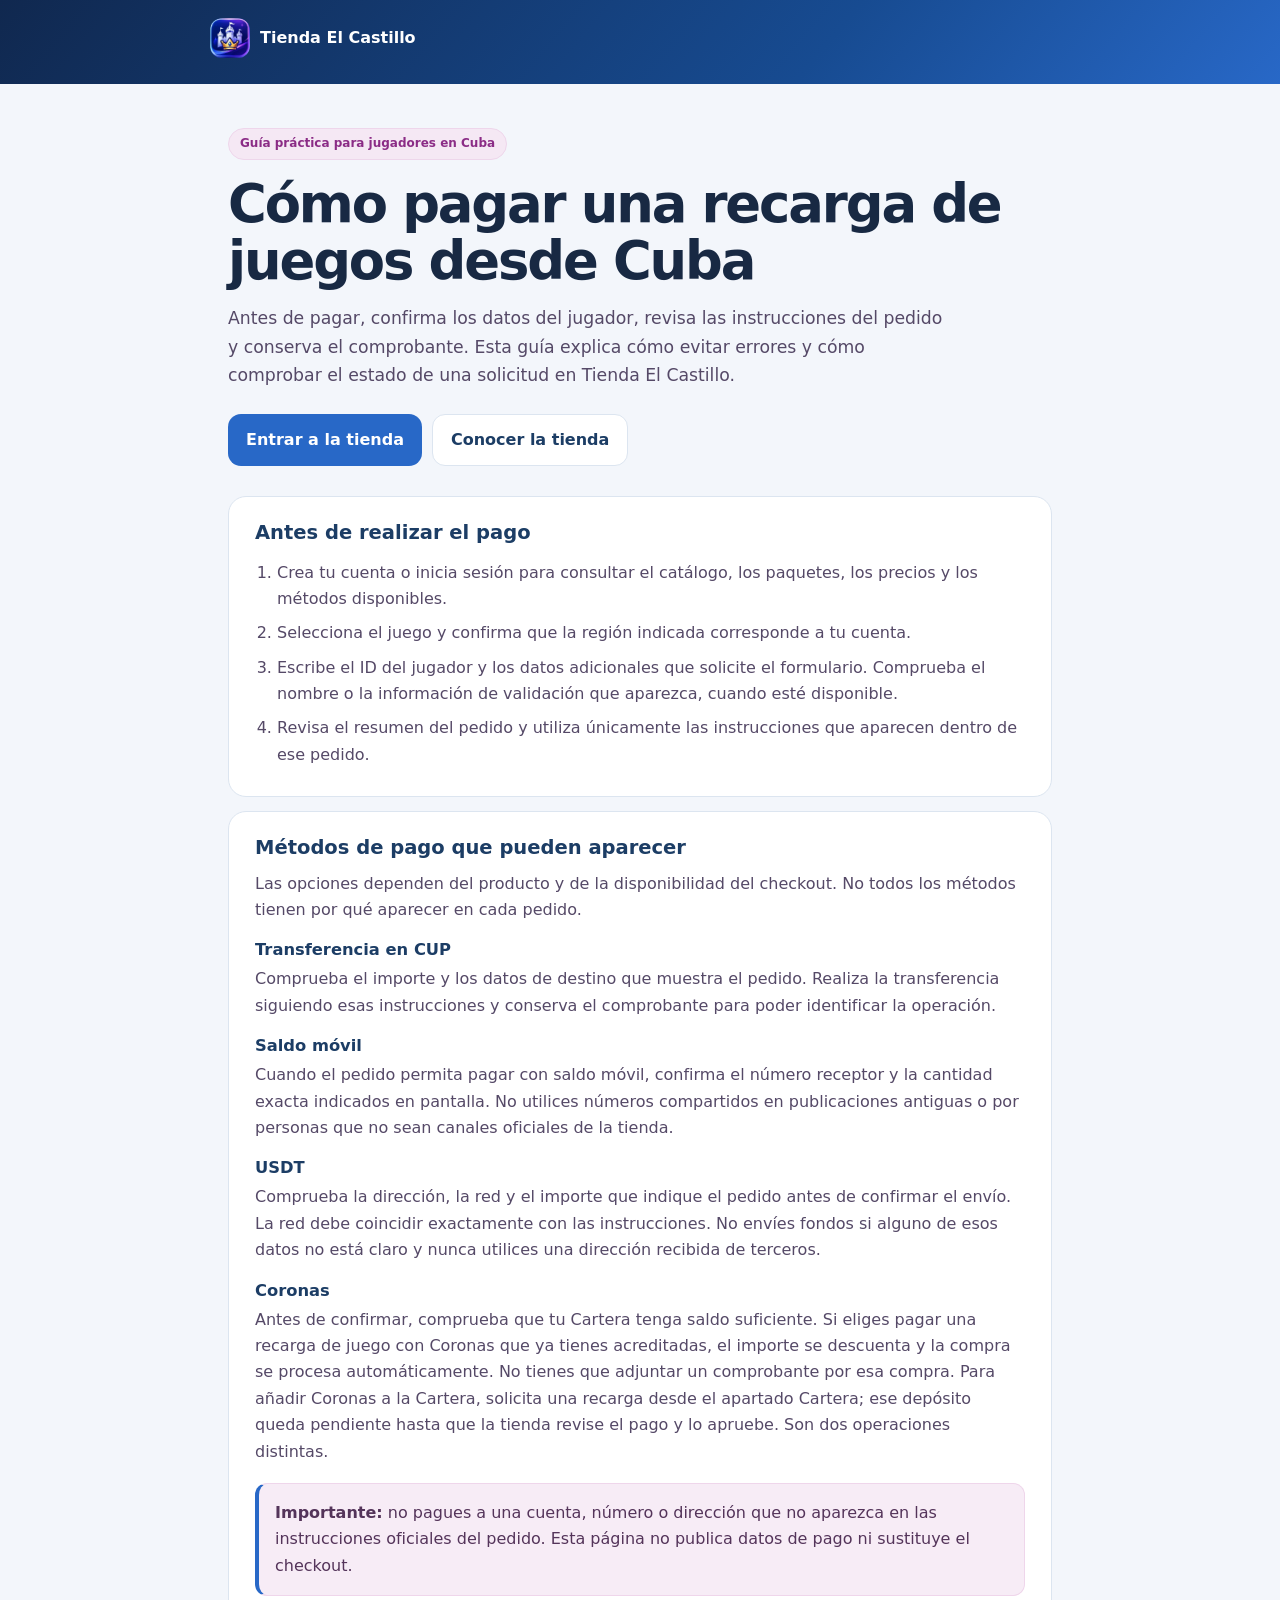
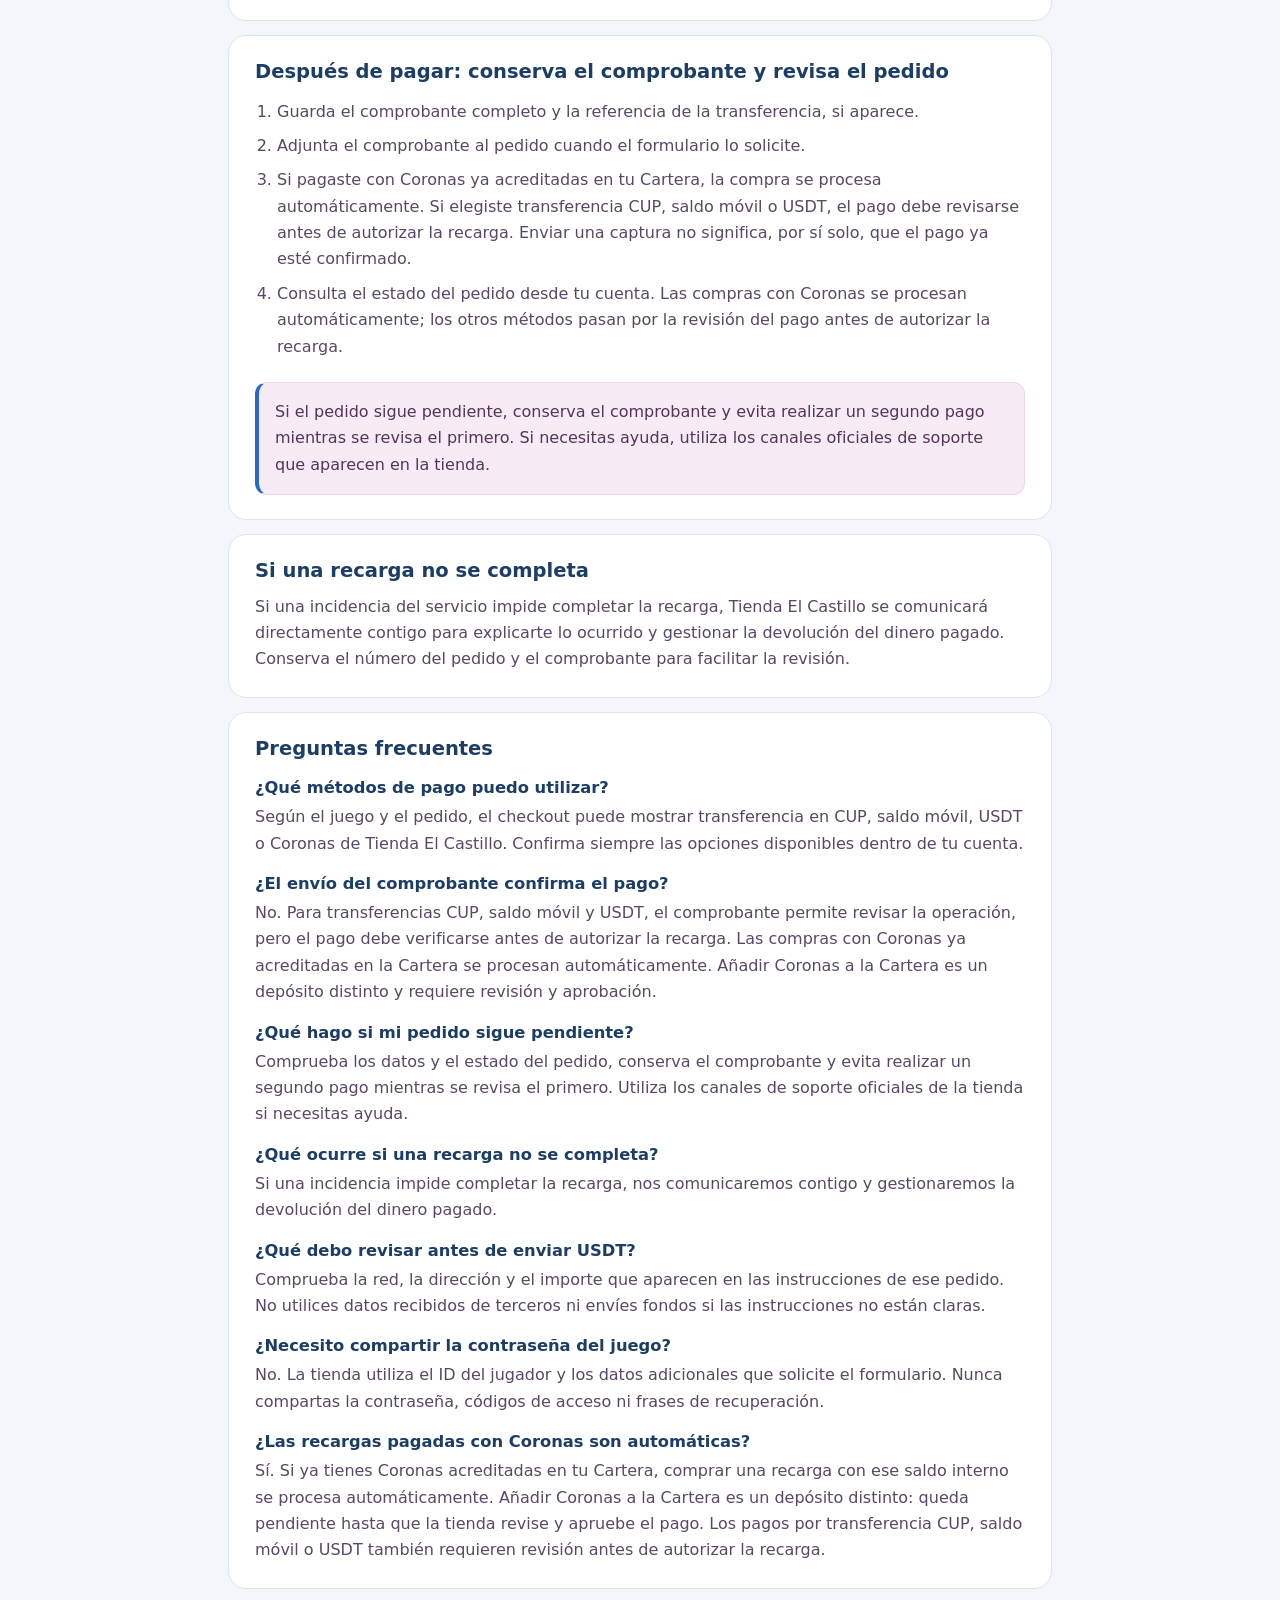
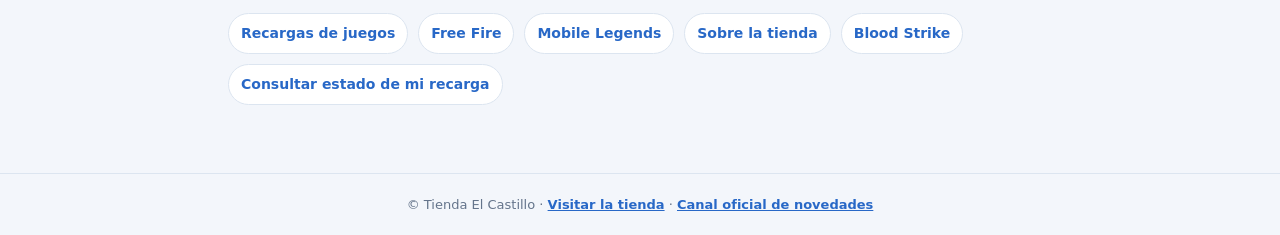
<file: como-pagar-recargas-juegos-cuba.html>
<!doctype html>
<html lang="es-CU">
<head>
<meta charset="utf-8">
<meta name="viewport" content="width=device-width, initial-scale=1, maximum-scale=1, user-scalable=no, viewport-fit=cover">
<meta name="theme-color" content="#174b91">
<meta name="description" content="Guía de pagos para la tienda cubana Tienda El Castillo: recargas por ID, depósitos de Coronas, compras automáticas con saldo interno y seguimiento del pedido.">
<meta name="robots" content="index,follow,max-image-preview:large">
<link rel="canonical" href="https://tiendaelcastillo.github.io/como-pagar-recargas-juegos-cuba.html">
<link rel="alternate" hreflang="es-CU" href="https://tiendaelcastillo.github.io/como-pagar-recargas-juegos-cuba.html">
<link rel="icon" type="image/webp" href="./assets/el-castillo-icon.webp">
<link rel="apple-touch-icon" href="./assets/el-castillo-icon.webp">
<meta property="og:type" content="article">
<meta property="og:title" content="Cómo pagar recargas de juegos en Cuba | Tienda El Castillo">
<meta property="og:description" content="Guía de pagos para la tienda cubana Tienda El Castillo: recargas por ID, depósitos de Coronas, compras automáticas con saldo interno y seguimiento del pedido.">
<meta property="og:url" content="https://tiendaelcastillo.github.io/como-pagar-recargas-juegos-cuba.html">
<meta property="og:site_name" content="Tienda El Castillo">
<meta property="og:locale" content="es_CU">
<meta property="og:image" content="https://tiendaelcastillo.github.io/assets/el-castillo-logo.webp">
<meta property="og:image:alt" content="Tienda El Castillo">
<meta name="twitter:card" content="summary_large_image">
<meta name="twitter:title" content="Cómo pagar recargas de juegos en Cuba | Tienda El Castillo">
<meta name="twitter:description" content="Guía de pagos para la tienda cubana Tienda El Castillo: recargas por ID, depósitos de Coronas, compras automáticas con saldo interno y seguimiento del pedido.">
<meta name="twitter:image" content="https://tiendaelcastillo.github.io/assets/el-castillo-logo.webp">
<title>Cómo pagar recargas de juegos en Cuba | Tienda El Castillo</title>
<script type="application/ld+json">{"@context":"https://schema.org","@graph":[{"@type":"WebPage","name":"Cómo pagar recargas de juegos en Cuba | Tienda El Castillo","description":"Guía de pagos para la tienda cubana Tienda El Castillo: recargas por ID, depósitos de Coronas, compras automáticas con saldo interno y seguimiento del pedido.","url":"https://tiendaelcastillo.github.io/como-pagar-recargas-juegos-cuba.html","inLanguage":"es-CU","datePublished":"2026-11-22","dateModified":"2026-11-26","isPartOf":{"@type":"WebSite","name":"Tienda El Castillo","url":"https://tiendaelcastillo.github.io/"},"publisher":{"@id":"https://tiendaelcastillo.github.io/#organization"}},{"@type":"FAQPage","mainEntity":[{"@type":"Question","name":"¿Qué métodos de pago puedo utilizar?","acceptedAnswer":{"@type":"Answer","text":"Según el juego y el pedido, el checkout puede mostrar transferencia en CUP, saldo móvil, USDT o Coronas de Tienda El Castillo. Confirma siempre las opciones disponibles dentro de tu cuenta."}},{"@type":"Question","name":"¿El envío del comprobante confirma el pago?","acceptedAnswer":{"@type":"Answer","text":"No. Para transferencias CUP, saldo móvil y USDT, el comprobante permite revisar la operación, pero el pago debe verificarse antes de autorizar la recarga. Las compras con Coronas ya acreditadas en la Cartera se procesan automáticamente. Añadir Coronas a la Cartera es un depósito distinto y requiere revisión y aprobación."}},{"@type":"Question","name":"¿Qué hago si mi pedido sigue pendiente?","acceptedAnswer":{"@type":"Answer","text":"Comprueba los datos y el estado del pedido, conserva el comprobante y evita realizar un segundo pago mientras se revisa el primero. Utiliza los canales de soporte oficiales de la tienda si necesitas ayuda."}},{"@type":"Question","name":"¿Qué debo revisar antes de enviar USDT?","acceptedAnswer":{"@type":"Answer","text":"Comprueba la red, la dirección y el importe que aparecen en las instrucciones de ese pedido. No utilices datos recibidos de terceros ni envíes fondos si las instrucciones no están claras."}},{"@type":"Question","name":"¿Necesito compartir la contraseña del juego?","acceptedAnswer":{"@type":"Answer","text":"No. La tienda utiliza el ID del jugador y los datos adicionales que solicite el formulario. Nunca compartas la contraseña, códigos de acceso ni frases de recuperación."}},{"@type":"Question","name":"¿Las recargas pagadas con Coronas son automáticas?","acceptedAnswer":{"@type":"Answer","text":"Sí. Si ya tienes Coronas acreditadas en tu Cartera, comprar una recarga con ese saldo interno se procesa automáticamente. Añadir Coronas a la Cartera es un depósito distinto: queda pendiente hasta que la tienda revise y apruebe el pago. Los pagos por transferencia CUP, saldo móvil o USDT también requieren revisión antes de autorizar la recarga."}}]}]}</script>
<script async src="https://www.googletagmanager.com/gtag/js?id=G-M1PVYTP3X8"></script>
<script>
window.dataLayer=window.dataLayer||[];
function gtag(){dataLayer.push(arguments);}
gtag('js',new Date());
var safePageLocation=window.location.origin+window.location.pathname;
var safePageReferrer='';
try{if(document.referrer){safePageReferrer=new URL(document.referrer).origin;}}catch(_){}
var safePageContext={send_page_view:false,page_location:safePageLocation};
if(safePageReferrer)safePageContext.page_referrer=safePageReferrer;
gtag('config','G-M1PVYTP3X8',safePageContext);
gtag('event','page_view',{page_title:document.title,page_location:safePageLocation});
</script>
<style>
:root{color-scheme:light;--ink:#182943;--muted:#64748b;--purple:#1c3d65;--magenta:#2868c7;--line:#dce5f0;--paper:#fff;--bg:#f3f6fb}
*{box-sizing:border-box}
body{margin:0;background:var(--bg);color:var(--ink);font:16px/1.65 system-ui,-apple-system,"Segoe UI",sans-serif}
a{color:#2868c7}
header{background:linear-gradient(130deg,#10284f,#174b91 64%,#2868c7);color:#fff;padding:18px 20px}
.wrap{max-width:860px;margin:auto}
.brand{display:inline-flex;align-items:center;gap:10px;color:white;text-decoration:none;font-weight:800}
.brand img{width:40px;height:40px;border-radius:12px}
main{max-width:860px;margin:0 auto;padding:30px 18px 44px}
.eyebrow{display:inline-block;color:#8b2c86;background:#f5e8f4;border:1px solid #eed6eb;border-radius:999px;padding:5px 11px;font-size:12px;font-weight:800}
h1{font-size:clamp(2rem,6vw,3.3rem);line-height:1.08;letter-spacing:-.04em;margin:15px 0}
.intro{font-size:1.08rem;color:#554967;max-width:720px}
.actions{display:flex;flex-wrap:wrap;gap:10px;margin:24px 0 30px}
.button{display:inline-flex;align-items:center;justify-content:center;background:var(--magenta);color:white;text-decoration:none;font-weight:800;padding:12px 18px;border-radius:13px}
.button.secondary{background:white;color:var(--purple);border:1px solid var(--line)}
.section{background:var(--paper);border:1px solid var(--line);border-radius:18px;padding:20px 22px;margin:14px 0}
h2{font-size:1.22rem;line-height:1.25;margin:0 0 10px;color:var(--purple)}
h3{font-size:1.02rem;line-height:1.35;margin:16px 0 5px;color:var(--purple)}
p{margin:0;color:#554967}
ol,ul{margin:8px 0 0;padding-left:22px;color:#554967}
li{padding:4px 0}
.note{background:#f7ecf6;border:1px solid #efd6eb;border-left:4px solid var(--magenta);padding:16px;border-radius:12px;margin-top:18px;color:#54345a}
.related{display:flex;gap:10px;flex-wrap:wrap;margin:24px 0}
.related a{background:white;border:1px solid var(--line);border-radius:999px;padding:8px 12px;text-decoration:none;font-weight:700;font-size:14px}
footer{border-top:1px solid var(--line);padding:20px 18px;color:var(--muted);font-size:13px;text-align:center}
footer a{font-weight:700}
@media(min-width:680px){main{padding-top:44px}.section{padding:24px 26px}}
</style>
</head>
<body>
<header><div class="wrap"><a class="brand" href="./"><img src="./assets/el-castillo-icon.webp" alt="" width="40" height="40">Tienda El Castillo</a></div></header>
<main>
<span class="eyebrow">Guía práctica para jugadores en Cuba</span>
<h1>Cómo pagar una recarga de juegos desde Cuba</h1>
<p class="intro">Antes de pagar, confirma los datos del jugador, revisa las instrucciones del pedido y conserva el comprobante. Esta guía explica cómo evitar errores y cómo comprobar el estado de una solicitud en Tienda El Castillo.</p>
<div class="actions"><a class="button" href="./">Entrar a la tienda</a><a class="button secondary" href="./sobre-tienda-el-castillo.html">Conocer la tienda</a></div>
<section class="section">
<h2>Antes de realizar el pago</h2>
<ol>
<li>Crea tu cuenta o inicia sesión para consultar el catálogo, los paquetes, los precios y los métodos disponibles.</li>
<li>Selecciona el juego y confirma que la región indicada corresponde a tu cuenta.</li>
<li>Escribe el ID del jugador y los datos adicionales que solicite el formulario. Comprueba el nombre o la información de validación que aparezca, cuando esté disponible.</li>
<li>Revisa el resumen del pedido y utiliza únicamente las instrucciones que aparecen dentro de ese pedido.</li>
</ol>
</section>
<section class="section">
<h2>Métodos de pago que pueden aparecer</h2>
<p>Las opciones dependen del producto y de la disponibilidad del checkout. No todos los métodos tienen por qué aparecer en cada pedido.</p>
<h3>Transferencia en CUP</h3>
<p>Comprueba el importe y los datos de destino que muestra el pedido. Realiza la transferencia siguiendo esas instrucciones y conserva el comprobante para poder identificar la operación.</p>
<h3>Saldo móvil</h3>
<p>Cuando el pedido permita pagar con saldo móvil, confirma el número receptor y la cantidad exacta indicados en pantalla. No utilices números compartidos en publicaciones antiguas o por personas que no sean canales oficiales de la tienda.</p>
<h3>USDT</h3>
<p>Comprueba la dirección, la red y el importe que indique el pedido antes de confirmar el envío. La red debe coincidir exactamente con las instrucciones. No envíes fondos si alguno de esos datos no está claro y nunca utilices una dirección recibida de terceros.</p>
<h3>Coronas</h3><p>Antes de confirmar, comprueba que tu Cartera tenga saldo suficiente. Si eliges pagar una recarga de juego con Coronas que ya tienes acreditadas, el importe se descuenta y la compra se procesa automáticamente. No tienes que adjuntar un comprobante por esa compra. Para añadir Coronas a la Cartera, solicita una recarga desde el apartado Cartera; ese depósito queda pendiente hasta que la tienda revise el pago y lo apruebe. Son dos operaciones distintas.</p>
<div class="note"><strong>Importante:</strong> no pagues a una cuenta, número o dirección que no aparezca en las instrucciones oficiales del pedido. Esta página no publica datos de pago ni sustituye el checkout.</div>
</section>
<section class="section">
<h2>Después de pagar: conserva el comprobante y revisa el pedido</h2>
<ol>
<li>Guarda el comprobante completo y la referencia de la transferencia, si aparece.</li>
<li>Adjunta el comprobante al pedido cuando el formulario lo solicite.</li>
<li>Si pagaste con Coronas ya acreditadas en tu Cartera, la compra se procesa automáticamente. Si elegiste transferencia CUP, saldo móvil o USDT, el pago debe revisarse antes de autorizar la recarga. Enviar una captura no significa, por sí solo, que el pago ya esté confirmado.</li>
<li>Consulta el estado del pedido desde tu cuenta. Las compras con Coronas se procesan automáticamente; los otros métodos pasan por la revisión del pago antes de autorizar la recarga.</li>
</ol>
<p class="note">Si el pedido sigue pendiente, conserva el comprobante y evita realizar un segundo pago mientras se revisa el primero. Si necesitas ayuda, utiliza los canales oficiales de soporte que aparecen en la tienda.</p>
</section>
<section class="section">
<h2>Si una recarga no se completa</h2>
<p>Si una incidencia del servicio impide completar la recarga, Tienda El Castillo se comunicará directamente contigo para explicarte lo ocurrido y gestionar la devolución del dinero pagado. Conserva el número del pedido y el comprobante para facilitar la revisión.</p>
</section>
<section class="section">
<h2>Preguntas frecuentes</h2>
<article><h3>¿Qué métodos de pago puedo utilizar?</h3><p>Según el juego y el pedido, el checkout puede mostrar transferencia en CUP, saldo móvil, USDT o Coronas de Tienda El Castillo. Confirma siempre las opciones disponibles dentro de tu cuenta.</p></article>
<article><h3>¿El envío del comprobante confirma el pago?</h3><p>No. Para transferencias CUP, saldo móvil y USDT, el comprobante permite revisar la operación, pero el pago debe verificarse antes de autorizar la recarga. Las compras con Coronas ya acreditadas en la Cartera se procesan automáticamente. Añadir Coronas a la Cartera es un depósito distinto y requiere revisión y aprobación.</p></article>
<article><h3>¿Qué hago si mi pedido sigue pendiente?</h3><p>Comprueba los datos y el estado del pedido, conserva el comprobante y evita realizar un segundo pago mientras se revisa el primero. Utiliza los canales de soporte oficiales de la tienda si necesitas ayuda.</p></article>
<article><h3>¿Qué ocurre si una recarga no se completa?</h3><p>Si una incidencia impide completar la recarga, nos comunicaremos contigo y gestionaremos la devolución del dinero pagado.</p></article>
<article><h3>¿Qué debo revisar antes de enviar USDT?</h3><p>Comprueba la red, la dirección y el importe que aparecen en las instrucciones de ese pedido. No utilices datos recibidos de terceros ni envíes fondos si las instrucciones no están claras.</p></article>
<article><h3>¿Necesito compartir la contraseña del juego?</h3><p>No. La tienda utiliza el ID del jugador y los datos adicionales que solicite el formulario. Nunca compartas la contraseña, códigos de acceso ni frases de recuperación.</p></article>
<article><h3>¿Las recargas pagadas con Coronas son automáticas?</h3><p>Sí. Si ya tienes Coronas acreditadas en tu Cartera, comprar una recarga con ese saldo interno se procesa automáticamente. Añadir Coronas a la Cartera es un depósito distinto: queda pendiente hasta que la tienda revise y apruebe el pago. Los pagos por transferencia CUP, saldo móvil o USDT también requieren revisión antes de autorizar la recarga.</p></article>
</section>
<nav class="related" aria-label="Más información">
<a href="./recargas-juegos-cuba.html">Recargas de juegos</a>
<a href="./recargar-free-fire-cuba.html">Free Fire</a>
<a href="./recargar-mobile-legends-cuba.html">Mobile Legends</a>
<a href="./sobre-tienda-el-castillo.html">Sobre la tienda</a>
<a href="./recargar-blood-strike-cuba.html">Blood Strike</a>

<a href="./consultar-estado-recarga-cuba.html">Consultar estado de mi recarga</a></nav>
</main>
<footer>© Tienda El Castillo · <a href="./">Visitar la tienda</a> · <a href="https://whatsapp.com/channel/0029Vb8tq5vGufJ4yLhEcS0X" target="_blank" rel="noopener noreferrer">Canal oficial de novedades</a></footer>
<script src="./assets/posthog.js?v=3" defer></script>
</body>
</html>
</file>
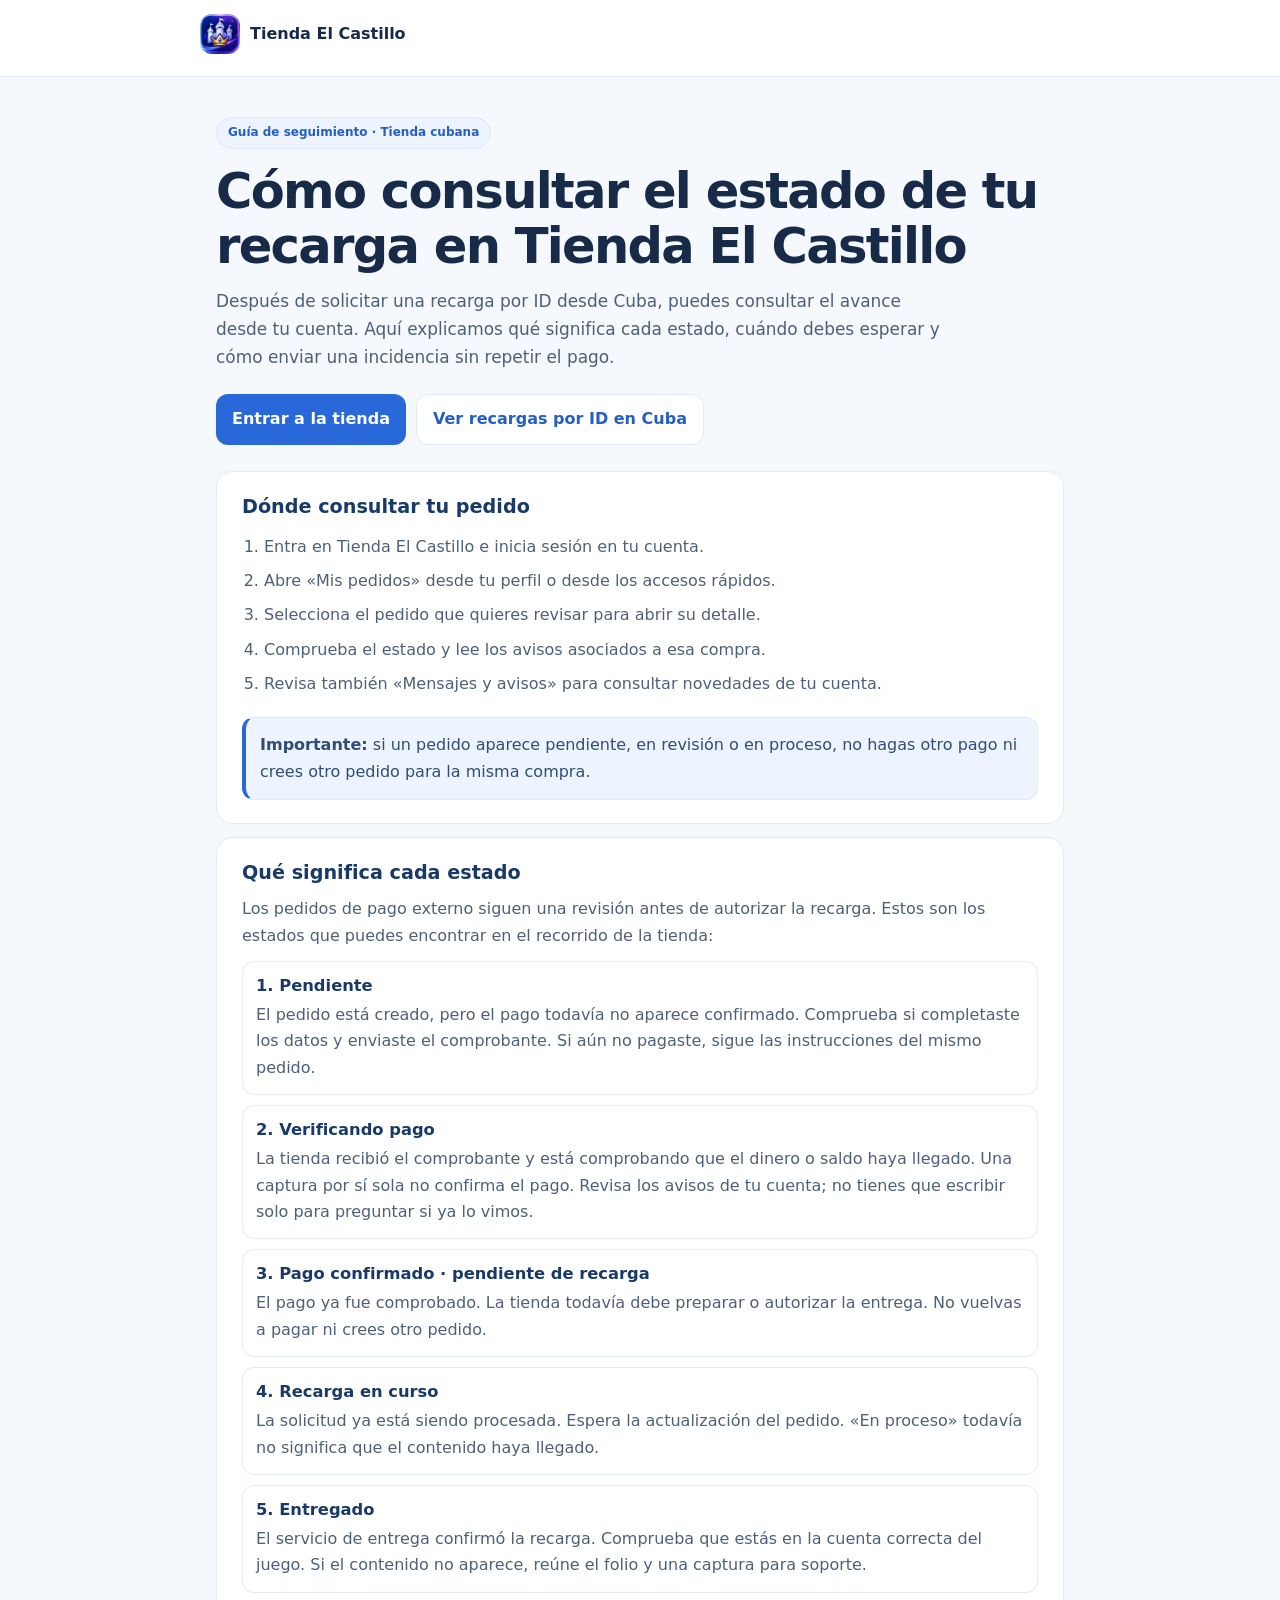
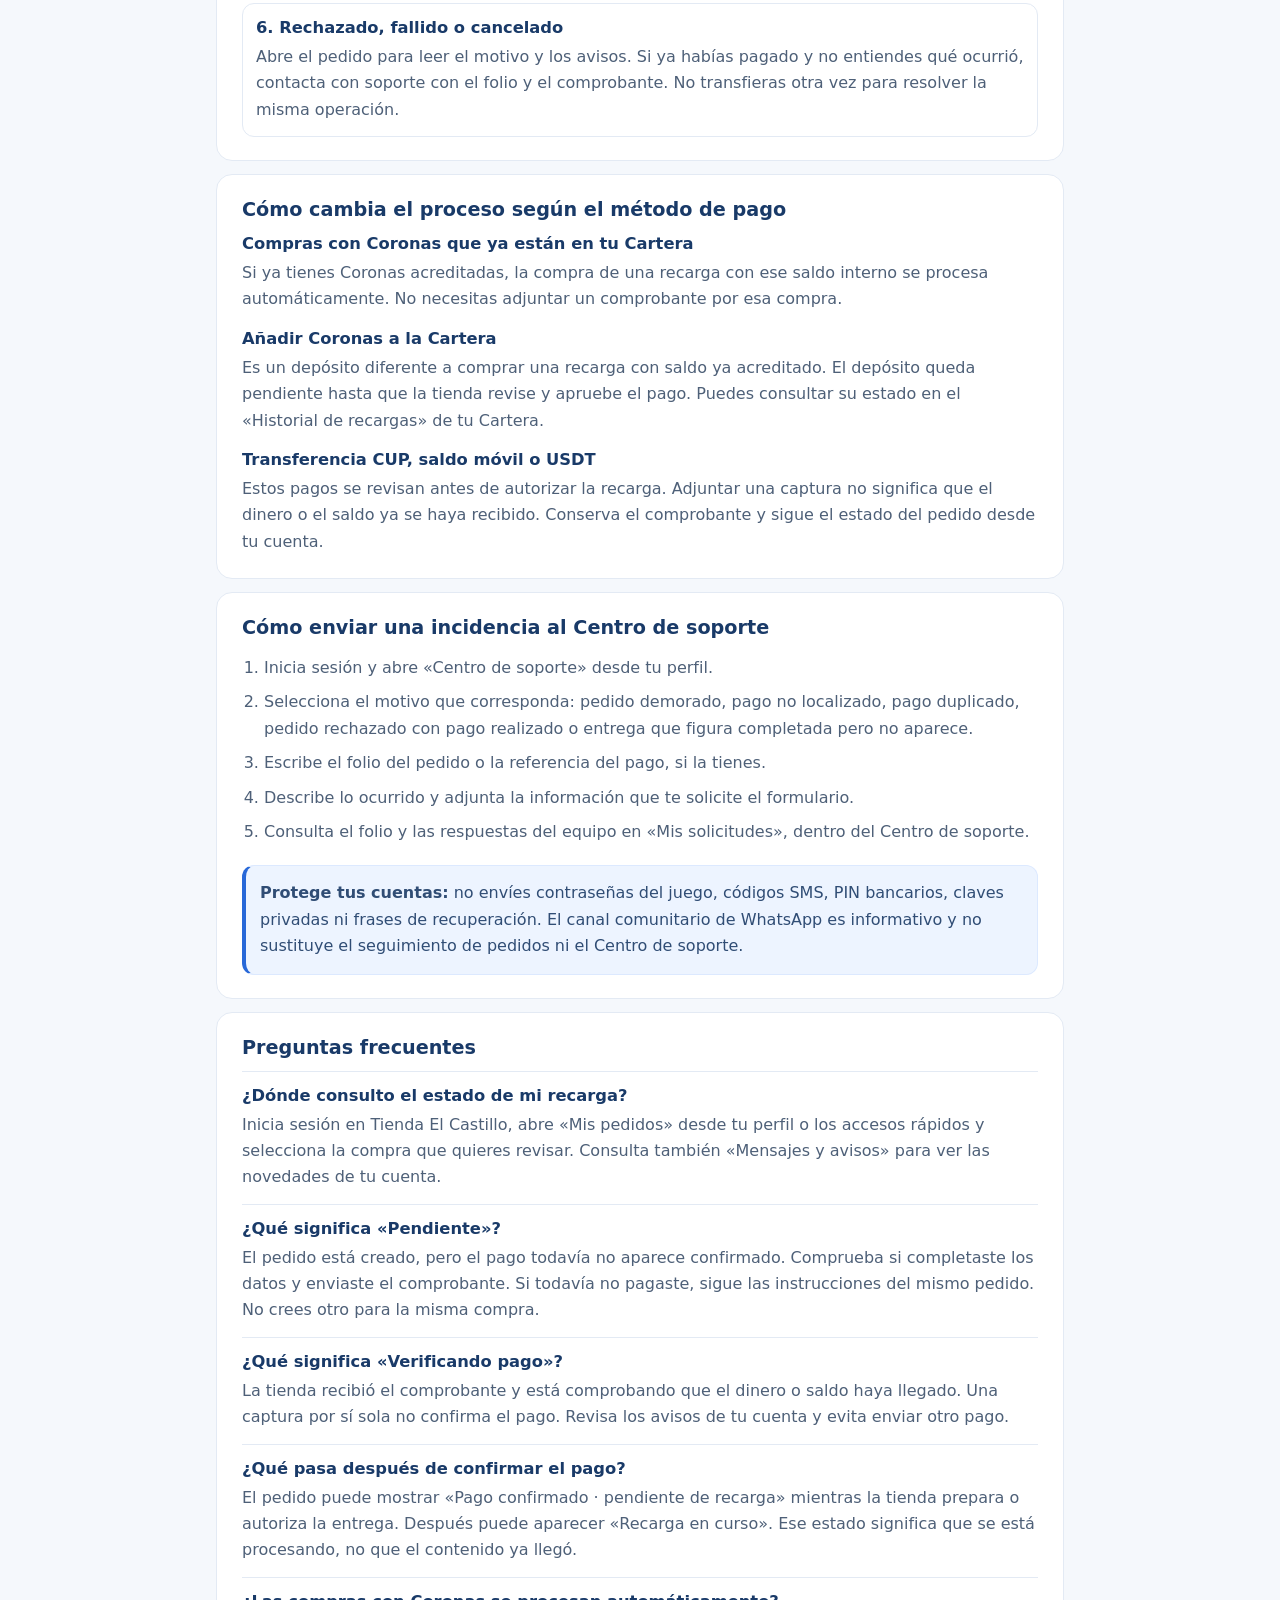
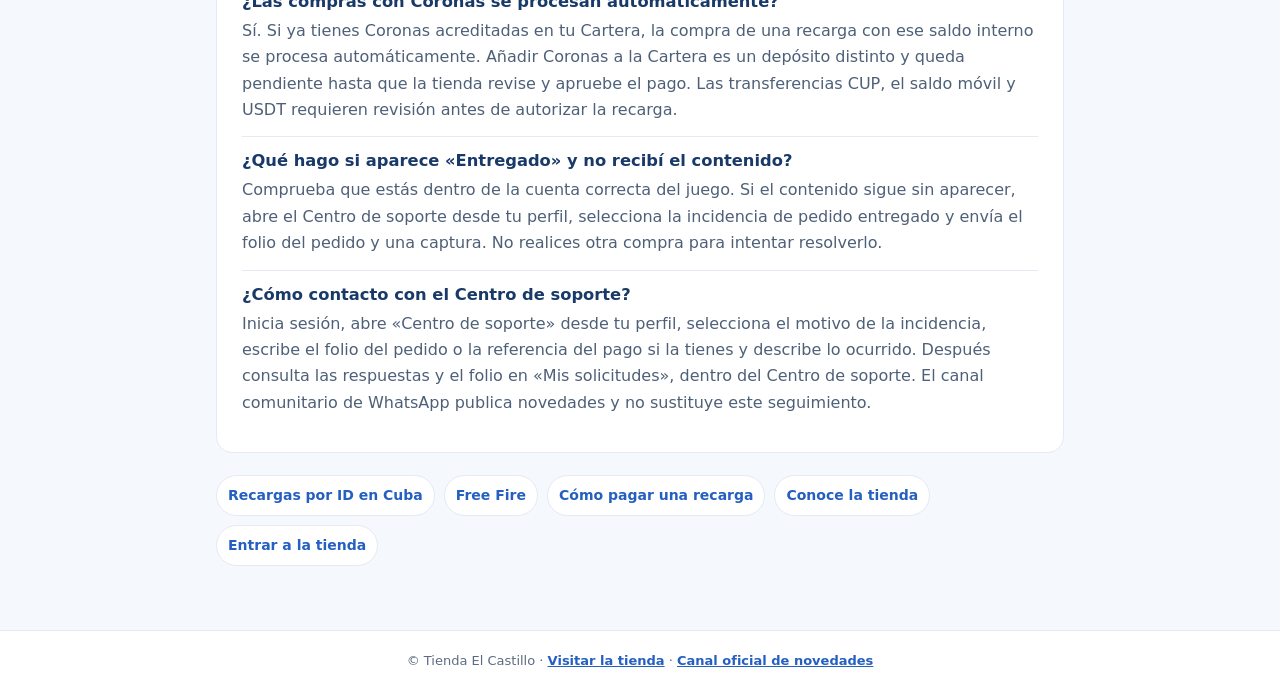
<file: consultar-estado-recarga-cuba.html>
<!doctype html>
<html lang="es-CU">
<head>
<meta charset="utf-8">
<meta name="viewport" content="width=device-width, initial-scale=1, maximum-scale=1, user-scalable=no, viewport-fit=cover">
<meta name="theme-color" content="#ffffff">
<meta name="description" content="Consulta tu pedido en Tienda El Castillo, entiende sus seis estados y contacta con soporte desde tu cuenta sin realizar pagos duplicados.">
<meta name="robots" content="index,follow,max-image-preview:large">
<link rel="canonical" href="https://tiendaelcastillo.github.io/consultar-estado-recarga-cuba.html">
<link rel="alternate" hreflang="es-CU" href="https://tiendaelcastillo.github.io/consultar-estado-recarga-cuba.html">
<link rel="icon" type="image/webp" href="./assets/el-castillo-icon.webp">
<link rel="apple-touch-icon" href="./assets/el-castillo-icon.webp">
<meta property="og:type" content="article">
<meta property="og:title" content="Consultar mi recarga en Cuba | Tienda El Castillo">
<meta property="og:description" content="Consulta tu pedido en Tienda El Castillo, entiende sus seis estados y contacta con soporte desde tu cuenta sin realizar pagos duplicados.">
<meta property="og:url" content="https://tiendaelcastillo.github.io/consultar-estado-recarga-cuba.html">
<meta property="og:site_name" content="Tienda El Castillo">
<meta property="og:locale" content="es_CU">
<meta property="og:image" content="https://tiendaelcastillo.github.io/assets/el-castillo-logo.webp">
<meta property="og:image:alt" content="Tienda El Castillo">
<meta name="twitter:card" content="summary_large_image">
<meta name="twitter:title" content="Consultar mi recarga en Cuba | Tienda El Castillo">
<meta name="twitter:description" content="Consulta tu pedido en Tienda El Castillo, entiende sus seis estados y contacta con soporte desde tu cuenta sin realizar pagos duplicados.">
<meta name="twitter:image" content="https://tiendaelcastillo.github.io/assets/el-castillo-logo.webp">
<title>Consultar mi recarga en Cuba | Tienda El Castillo</title>
<script type="application/ld+json">{"@context":"https://schema.org","@graph":[{"@type":"WebPage","name":"Consultar mi recarga en Cuba | Tienda El Castillo","description":"Consulta tu pedido en Tienda El Castillo, entiende sus seis estados y contacta con soporte desde tu cuenta sin realizar pagos duplicados.","url":"https://tiendaelcastillo.github.io/consultar-estado-recarga-cuba.html","inLanguage":"es-CU","datePublished":"2026-11-26","dateModified":"2026-11-26","isPartOf":{"@type":"WebSite","name":"Tienda El Castillo","url":"https://tiendaelcastillo.github.io/"},"publisher":{"@id":"https://tiendaelcastillo.github.io/#organization"}},{"@type":"FAQPage","mainEntity":[{"@type":"Question","name":"¿Dónde consulto el estado de mi recarga?","acceptedAnswer":{"@type":"Answer","text":"Inicia sesión en Tienda El Castillo, abre «Mis pedidos» desde tu perfil o los accesos rápidos y selecciona la compra que quieres revisar. Consulta también «Mensajes y avisos» para ver las novedades de tu cuenta."}},{"@type":"Question","name":"¿Qué significa «Pendiente»?","acceptedAnswer":{"@type":"Answer","text":"El pedido está creado, pero el pago todavía no aparece confirmado. Comprueba si completaste los datos y enviaste el comprobante. Si todavía no pagaste, sigue las instrucciones del mismo pedido. No crees otro para la misma compra."}},{"@type":"Question","name":"¿Qué significa «Verificando pago»?","acceptedAnswer":{"@type":"Answer","text":"La tienda recibió el comprobante y está comprobando que el dinero o saldo haya llegado. Una captura por sí sola no confirma el pago. Revisa los avisos de tu cuenta y evita enviar otro pago."}},{"@type":"Question","name":"¿Qué pasa después de confirmar el pago?","acceptedAnswer":{"@type":"Answer","text":"El pedido puede mostrar «Pago confirmado · pendiente de recarga» mientras la tienda prepara o autoriza la entrega. Después puede aparecer «Recarga en curso». Ese estado significa que se está procesando, no que el contenido ya llegó."}},{"@type":"Question","name":"¿Las compras con Coronas se procesan automáticamente?","acceptedAnswer":{"@type":"Answer","text":"Sí. Si ya tienes Coronas acreditadas en tu Cartera, la compra de una recarga con ese saldo interno se procesa automáticamente. Añadir Coronas a la Cartera es un depósito distinto y queda pendiente hasta que la tienda revise y apruebe el pago. Las transferencias CUP, el saldo móvil y USDT requieren revisión antes de autorizar la recarga."}},{"@type":"Question","name":"¿Qué hago si aparece «Entregado» y no recibí el contenido?","acceptedAnswer":{"@type":"Answer","text":"Comprueba que estás dentro de la cuenta correcta del juego. Si el contenido sigue sin aparecer, abre el Centro de soporte desde tu perfil, selecciona la incidencia de pedido entregado y envía el folio del pedido y una captura. No realices otra compra para intentar resolverlo."}},{"@type":"Question","name":"¿Cómo contacto con el Centro de soporte?","acceptedAnswer":{"@type":"Answer","text":"Inicia sesión, abre «Centro de soporte» desde tu perfil, selecciona el motivo de la incidencia, escribe el folio del pedido o la referencia del pago si la tienes y describe lo ocurrido. Después consulta las respuestas y el folio en «Mis solicitudes», dentro del Centro de soporte. El canal comunitario de WhatsApp publica novedades y no sustituye este seguimiento."}}]},{"@type":"BreadcrumbList","itemListElement":[{"@type":"ListItem","position":1,"name":"Inicio","item":{"@id":"https://tiendaelcastillo.github.io/"}},{"@type":"ListItem","position":2,"name":"Recargas de juegos en Cuba","item":{"@id":"https://tiendaelcastillo.github.io/recargas-juegos-cuba.html"}},{"@type":"ListItem","position":3,"name":"Consultar estado de recarga","item":{"@id":"https://tiendaelcastillo.github.io/consultar-estado-recarga-cuba.html"}}]}]}</script>
<script async src="https://www.googletagmanager.com/gtag/js?id=G-M1PVYTP3X8"></script>
<script>
window.dataLayer=window.dataLayer||[];
function gtag(){dataLayer.push(arguments);}
gtag('js',new Date());
var safePageLocation=window.location.origin+window.location.pathname;
gtag('config','G-M1PVYTP3X8',{send_page_view:false,page_location:safePageLocation});
gtag('event','page_view',{page_title:document.title,page_location:safePageLocation});
</script>
<style>
:root{color-scheme:light;--ink:#172b49;--muted:#5b6b82;--blue:#2868d8;--line:#e3eaf4;--paper:#fff;--bg:#f5f8fc}
*{box-sizing:border-box}
body{margin:0;background:var(--bg);color:var(--ink);font:16px/1.65 system-ui,-apple-system,"Segoe UI",sans-serif}
a{color:#245fc1}
header{background:#fff;border-bottom:1px solid var(--line);padding:14px 18px}
.wrap{max-width:880px;margin:auto}
.brand{display:inline-flex;align-items:center;gap:10px;color:var(--ink);text-decoration:none;font-weight:850}
.brand img{width:40px;height:40px;border-radius:12px}
main{max-width:880px;margin:0 auto;padding:28px 16px 42px}
.eyebrow{display:inline-block;color:#245fc1;background:#edf4ff;border:1px solid #dce9ff;border-radius:999px;padding:5px 11px;font-size:12px;font-weight:800}
h1{font-size:clamp(1.9rem,6vw,3.1rem);line-height:1.1;letter-spacing:-.035em;margin:15px 0}
.intro{font-size:1.06rem;color:#4e6078;max-width:740px}
.actions{display:flex;flex-wrap:wrap;gap:10px;margin:22px 0 26px}
.button{display:inline-flex;align-items:center;justify-content:center;background:var(--blue);color:#fff;text-decoration:none;font-weight:800;padding:11px 16px;border-radius:12px}
.button.secondary{background:#fff;color:#245fc1;border:1px solid var(--line)}
.section{background:var(--paper);border:1px solid var(--line);border-radius:16px;padding:19px 20px;margin:13px 0}
h2{font-size:1.2rem;line-height:1.3;margin:0 0 10px;color:#193a68}
h3{font-size:1.02rem;line-height:1.35;margin:0 0 5px;color:#193a68}
p{margin:0;color:#4e6078}
ol,ul{margin:8px 0 0;padding-left:22px;color:#4e6078}
li{padding:4px 0}
.status-list{display:grid;gap:10px}
.status-step{border:1px solid var(--line);border-radius:12px;padding:13px;background:#fff}
.status-step p{margin-top:4px}
.note{background:#edf4ff;border:1px solid #dce9ff;border-left:4px solid var(--blue);padding:14px;border-radius:12px;margin-top:16px;color:#304d75}
.faq-item{padding:13px 0;border-top:1px solid var(--line)}
.faq-item p{margin-top:5px}
.related{display:flex;gap:9px;flex-wrap:wrap;margin:22px 0}
.related a{background:#fff;border:1px solid var(--line);border-radius:999px;padding:8px 11px;text-decoration:none;font-weight:750;font-size:14px}
footer{border-top:1px solid var(--line);padding:19px 16px;color:var(--muted);font-size:13px;text-align:center;background:#fff}
footer a{font-weight:750}
@media(min-width:680px){main{padding-top:40px}.section{padding:23px 25px}}
</style>
</head>
<body>
<header><div class="wrap"><a class="brand" href="./" aria-label="Ir a Tienda El Castillo"><img src="./assets/el-castillo-icon.webp" width="40" height="40" alt=""><span>Tienda El Castillo</span></a></div></header>
<main>
<span class="eyebrow">Guía de seguimiento · Tienda cubana</span>
<h1>Cómo consultar el estado de tu recarga en Tienda El Castillo</h1>
<p class="intro">Después de solicitar una recarga por ID desde Cuba, puedes consultar el avance desde tu cuenta. Aquí explicamos qué significa cada estado, cuándo debes esperar y cómo enviar una incidencia sin repetir el pago.</p>
<div class="actions"><a class="button" href="./">Entrar a la tienda</a><a class="button secondary" href="./recargas-juegos-cuba.html">Ver recargas por ID en Cuba</a></div>

<section class="section">
<h2>Dónde consultar tu pedido</h2>
<ol>
<li>Entra en Tienda El Castillo e inicia sesión en tu cuenta.</li>
<li>Abre «Mis pedidos» desde tu perfil o desde los accesos rápidos.</li>
<li>Selecciona el pedido que quieres revisar para abrir su detalle.</li>
<li>Comprueba el estado y lee los avisos asociados a esa compra.</li>
<li>Revisa también «Mensajes y avisos» para consultar novedades de tu cuenta.</li>
</ol>
<p class="note"><strong>Importante:</strong> si un pedido aparece pendiente, en revisión o en proceso, no hagas otro pago ni crees otro pedido para la misma compra.</p>
</section>

<section class="section">
<h2>Qué significa cada estado</h2>
<p>Los pedidos de pago externo siguen una revisión antes de autorizar la recarga. Estos son los estados que puedes encontrar en el recorrido de la tienda:</p>
<div class="status-list" style="margin-top:12px">
<article class="status-step"><h3>1. Pendiente</h3><p>El pedido está creado, pero el pago todavía no aparece confirmado. Comprueba si completaste los datos y enviaste el comprobante. Si aún no pagaste, sigue las instrucciones del mismo pedido.</p></article>
<article class="status-step"><h3>2. Verificando pago</h3><p>La tienda recibió el comprobante y está comprobando que el dinero o saldo haya llegado. Una captura por sí sola no confirma el pago. Revisa los avisos de tu cuenta; no tienes que escribir solo para preguntar si ya lo vimos.</p></article>
<article class="status-step"><h3>3. Pago confirmado · pendiente de recarga</h3><p>El pago ya fue comprobado. La tienda todavía debe preparar o autorizar la entrega. No vuelvas a pagar ni crees otro pedido.</p></article>
<article class="status-step"><h3>4. Recarga en curso</h3><p>La solicitud ya está siendo procesada. Espera la actualización del pedido. «En proceso» todavía no significa que el contenido haya llegado.</p></article>
<article class="status-step"><h3>5. Entregado</h3><p>El servicio de entrega confirmó la recarga. Comprueba que estás en la cuenta correcta del juego. Si el contenido no aparece, reúne el folio y una captura para soporte.</p></article>
<article class="status-step"><h3>6. Rechazado, fallido o cancelado</h3><p>Abre el pedido para leer el motivo y los avisos. Si ya habías pagado y no entiendes qué ocurrió, contacta con soporte con el folio y el comprobante. No transfieras otra vez para resolver la misma operación.</p></article>
</div>
</section>

<section class="section">
<h2>Cómo cambia el proceso según el método de pago</h2>
<h3>Compras con Coronas que ya están en tu Cartera</h3>
<p>Si ya tienes Coronas acreditadas, la compra de una recarga con ese saldo interno se procesa automáticamente. No necesitas adjuntar un comprobante por esa compra.</p>
<h3 style="margin-top:15px">Añadir Coronas a la Cartera</h3>
<p>Es un depósito diferente a comprar una recarga con saldo ya acreditado. El depósito queda pendiente hasta que la tienda revise y apruebe el pago. Puedes consultar su estado en el «Historial de recargas» de tu Cartera.</p>
<h3 style="margin-top:15px">Transferencia CUP, saldo móvil o USDT</h3>
<p>Estos pagos se revisan antes de autorizar la recarga. Adjuntar una captura no significa que el dinero o el saldo ya se haya recibido. Conserva el comprobante y sigue el estado del pedido desde tu cuenta.</p>
</section>

<section class="section">
<h2>Cómo enviar una incidencia al Centro de soporte</h2>
<ol>
<li>Inicia sesión y abre «Centro de soporte» desde tu perfil.</li>
<li>Selecciona el motivo que corresponda: pedido demorado, pago no localizado, pago duplicado, pedido rechazado con pago realizado o entrega que figura completada pero no aparece.</li>
<li>Escribe el folio del pedido o la referencia del pago, si la tienes.</li>
<li>Describe lo ocurrido y adjunta la información que te solicite el formulario.</li>
<li>Consulta el folio y las respuestas del equipo en «Mis solicitudes», dentro del Centro de soporte.</li>
</ol>
<p class="note"><strong>Protege tus cuentas:</strong> no envíes contraseñas del juego, códigos SMS, PIN bancarios, claves privadas ni frases de recuperación. El canal comunitario de WhatsApp es informativo y no sustituye el seguimiento de pedidos ni el Centro de soporte.</p>
</section>

<section class="section" aria-labelledby="faq">
<h2 id="faq">Preguntas frecuentes</h2>
<article class="faq-item"><h3>¿Dónde consulto el estado de mi recarga?</h3><p>Inicia sesión en Tienda El Castillo, abre «Mis pedidos» desde tu perfil o los accesos rápidos y selecciona la compra que quieres revisar. Consulta también «Mensajes y avisos» para ver las novedades de tu cuenta.</p></article>
<article class="faq-item"><h3>¿Qué significa «Pendiente»?</h3><p>El pedido está creado, pero el pago todavía no aparece confirmado. Comprueba si completaste los datos y enviaste el comprobante. Si todavía no pagaste, sigue las instrucciones del mismo pedido. No crees otro para la misma compra.</p></article>
<article class="faq-item"><h3>¿Qué significa «Verificando pago»?</h3><p>La tienda recibió el comprobante y está comprobando que el dinero o saldo haya llegado. Una captura por sí sola no confirma el pago. Revisa los avisos de tu cuenta y evita enviar otro pago.</p></article>
<article class="faq-item"><h3>¿Qué pasa después de confirmar el pago?</h3><p>El pedido puede mostrar «Pago confirmado · pendiente de recarga» mientras la tienda prepara o autoriza la entrega. Después puede aparecer «Recarga en curso». Ese estado significa que se está procesando, no que el contenido ya llegó.</p></article>
<article class="faq-item"><h3>¿Las compras con Coronas se procesan automáticamente?</h3><p>Sí. Si ya tienes Coronas acreditadas en tu Cartera, la compra de una recarga con ese saldo interno se procesa automáticamente. Añadir Coronas a la Cartera es un depósito distinto y queda pendiente hasta que la tienda revise y apruebe el pago. Las transferencias CUP, el saldo móvil y USDT requieren revisión antes de autorizar la recarga.</p></article>
<article class="faq-item"><h3>¿Qué hago si aparece «Entregado» y no recibí el contenido?</h3><p>Comprueba que estás dentro de la cuenta correcta del juego. Si el contenido sigue sin aparecer, abre el Centro de soporte desde tu perfil, selecciona la incidencia de pedido entregado y envía el folio del pedido y una captura. No realices otra compra para intentar resolverlo.</p></article>
<article class="faq-item"><h3>¿Cómo contacto con el Centro de soporte?</h3><p>Inicia sesión, abre «Centro de soporte» desde tu perfil, selecciona el motivo de la incidencia, escribe el folio del pedido o la referencia del pago si la tienes y describe lo ocurrido. Después consulta las respuestas y el folio en «Mis solicitudes», dentro del Centro de soporte. El canal comunitario de WhatsApp publica novedades y no sustituye este seguimiento.</p></article>
</section>

<nav class="related" aria-label="Más información">
<a href="./recargas-juegos-cuba.html">Recargas por ID en Cuba</a>
<a href="./recargar-free-fire-cuba.html">Free Fire</a>
<a href="./como-pagar-recargas-juegos-cuba.html">Cómo pagar una recarga</a>
<a href="./sobre-tienda-el-castillo.html">Conoce la tienda</a>
<a href="./">Entrar a la tienda</a>
</nav>
</main>
<footer>© Tienda El Castillo · <a href="./">Visitar la tienda</a> · <a href="https://whatsapp.com/channel/0029Vb8tq5vGufJ4yLhEcS0X" target="_blank" rel="noopener noreferrer">Canal oficial de novedades</a></footer>
<script src="./assets/posthog.js?v=3" defer></script>
</body>
</html>
</file>
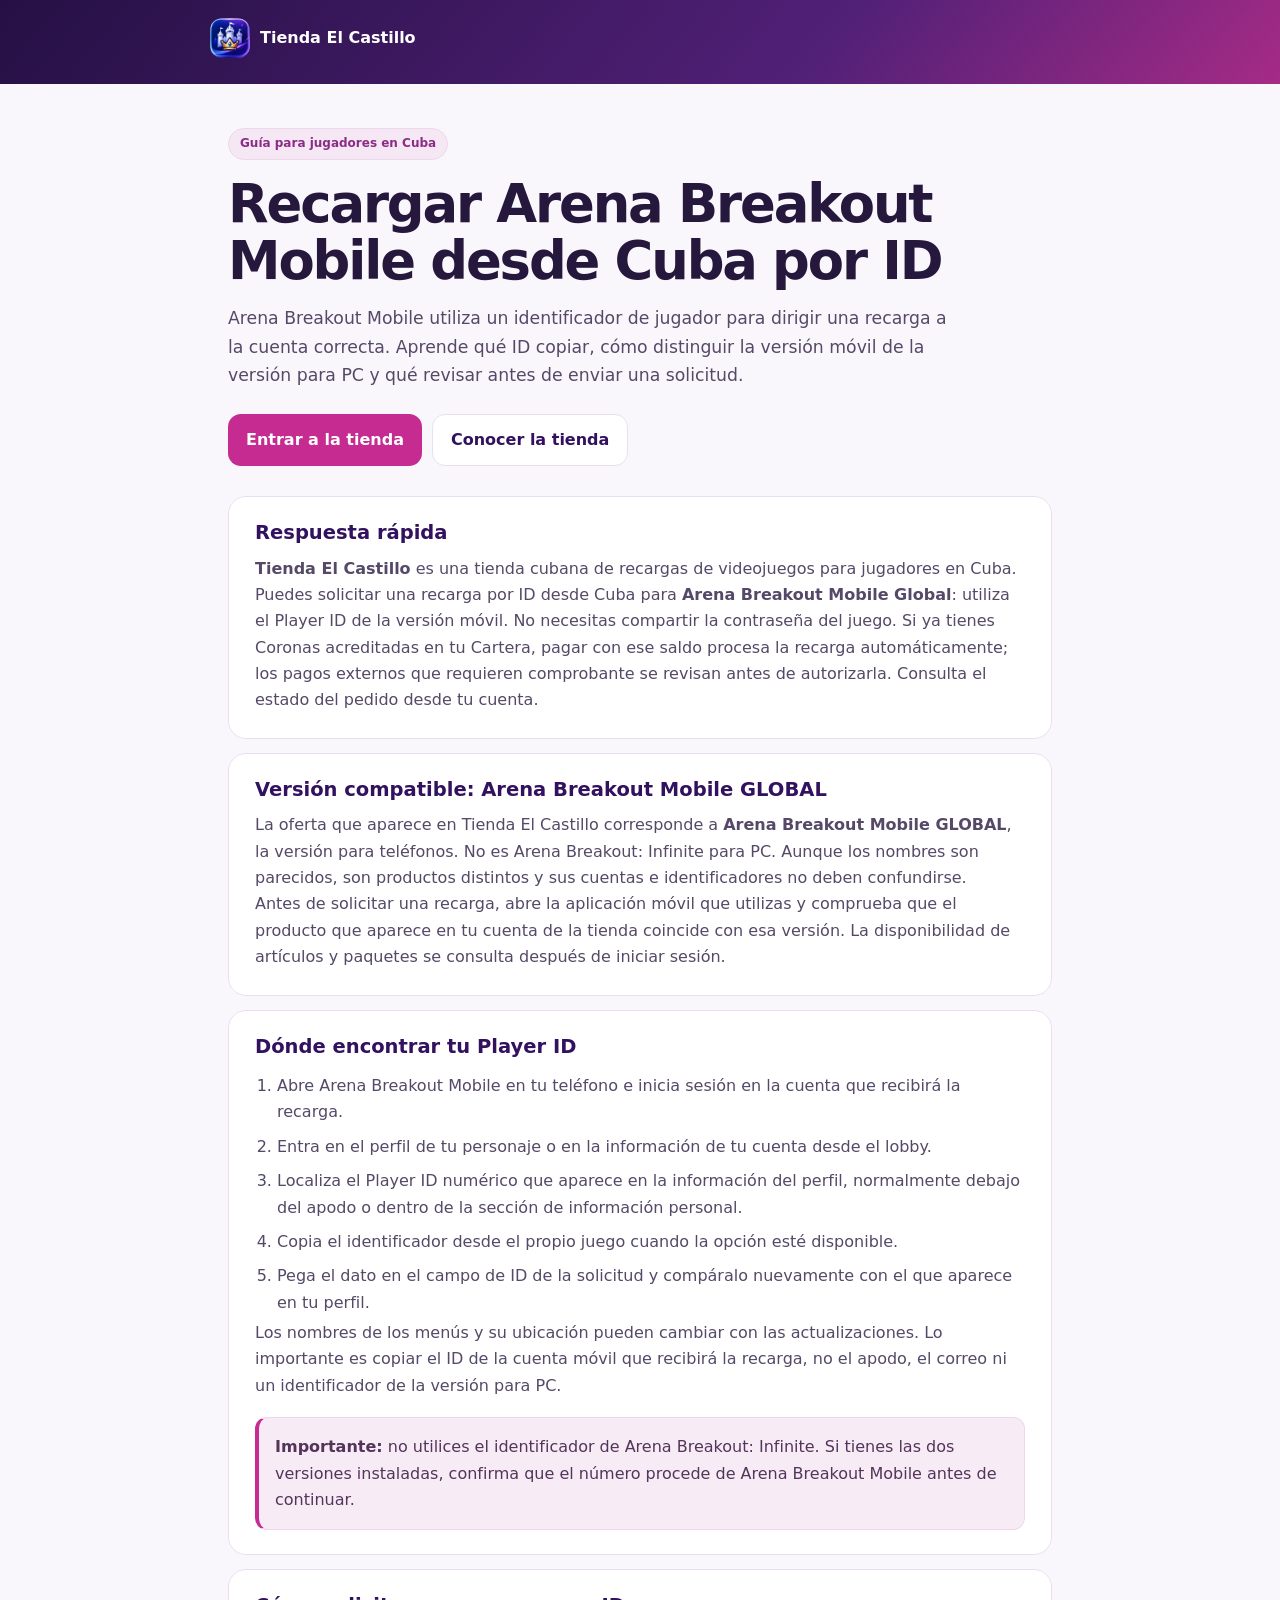
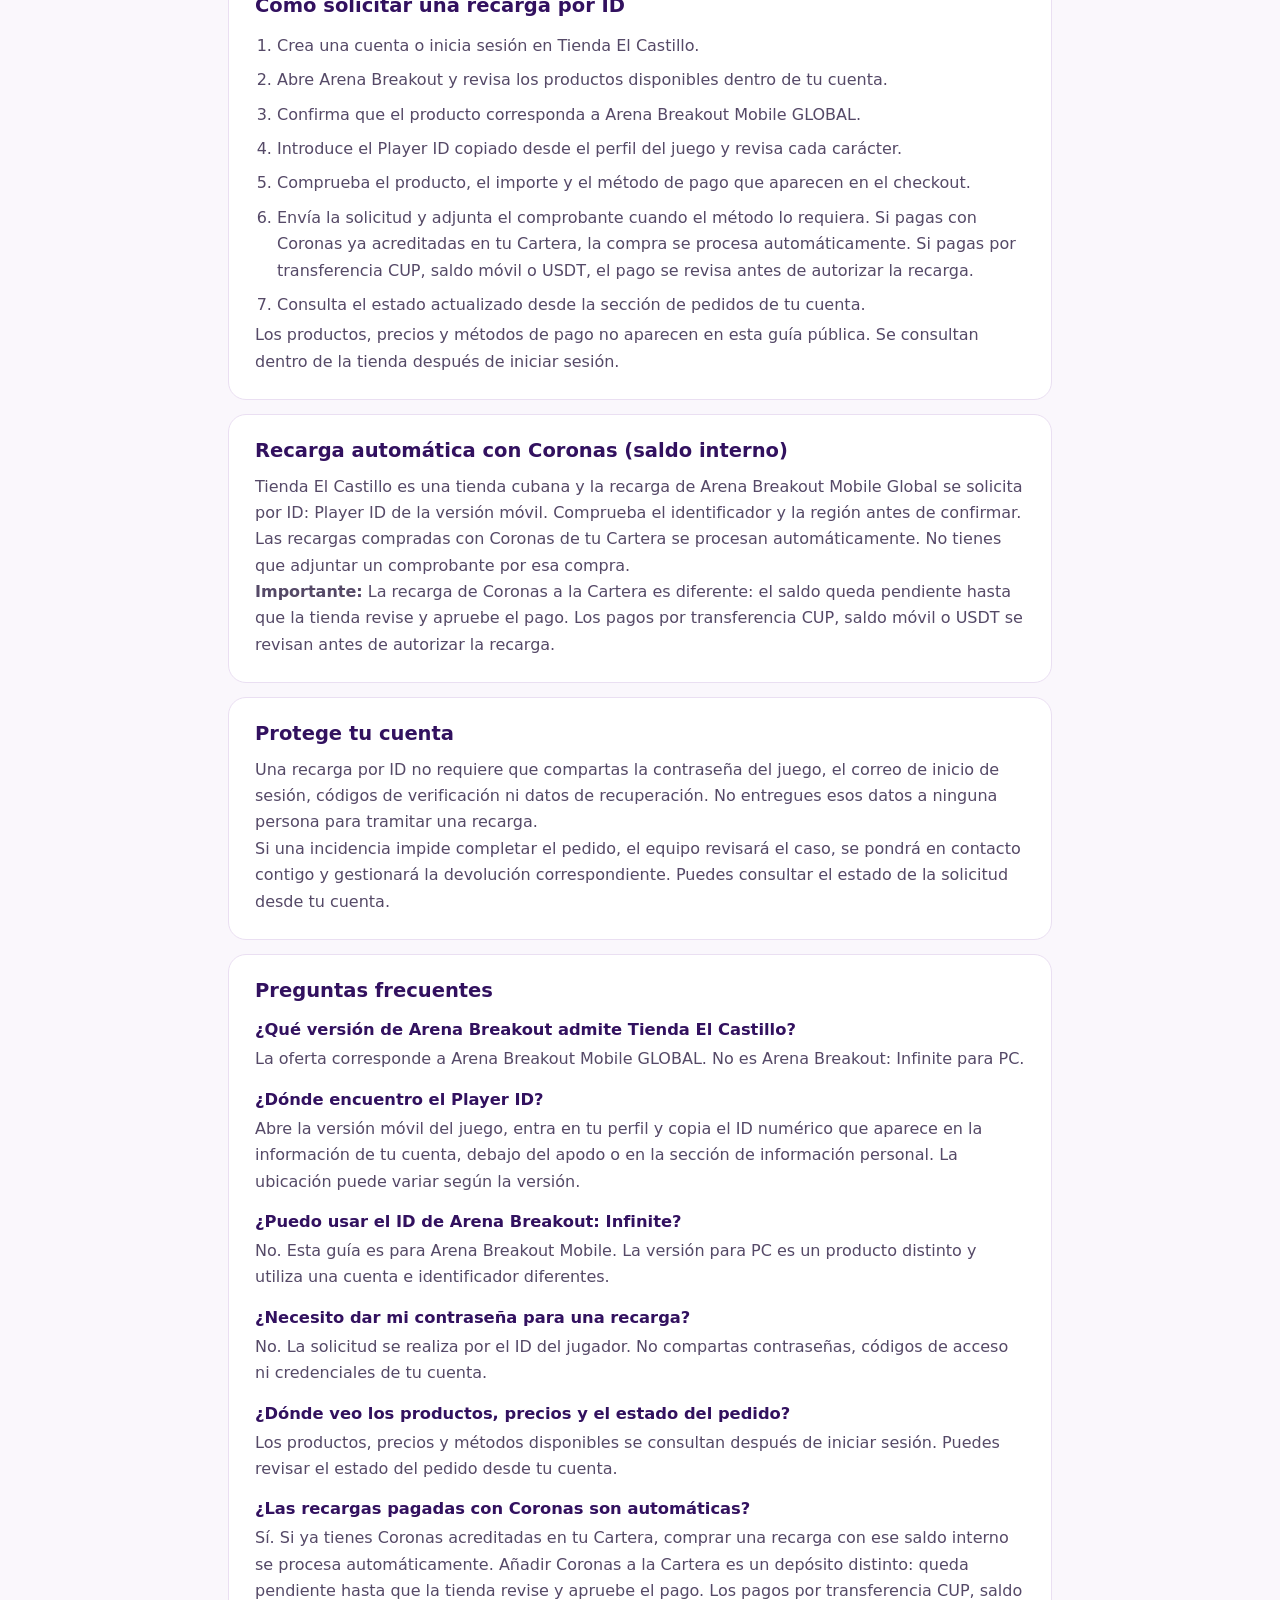
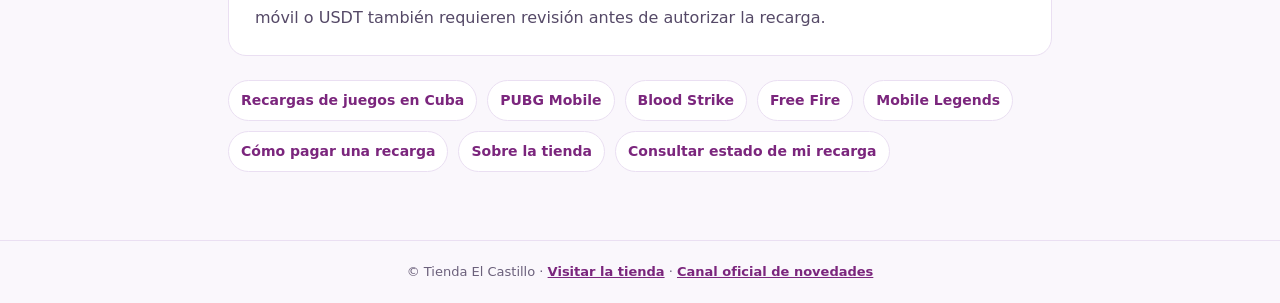
<file: recargar-arena-breakout-cuba.html>
<!doctype html>
<html lang="es-CU">
<head>
<meta charset="utf-8">
<meta name="viewport" content="width=device-width, initial-scale=1, maximum-scale=1, user-scalable=no, viewport-fit=cover">
<meta name="theme-color" content="#32115f">
<meta name="description" content="Recarga Arena Breakout Mobile Global desde Cuba por Player ID en una tienda cubana. Compras con Coronas acreditadas procesadas automáticamente.">
<meta name="robots" content="index,follow,max-image-preview:large">
<link rel="canonical" href="https://tiendaelcastillo.github.io/recargar-arena-breakout-cuba.html">
<link rel="alternate" hreflang="es-CU" href="https://tiendaelcastillo.github.io/recargar-arena-breakout-cuba.html">
<link rel="icon" type="image/webp" href="./assets/el-castillo-icon.webp">
<link rel="apple-touch-icon" href="./assets/el-castillo-icon.webp">
<meta property="og:type" content="article">
<meta property="og:title" content="Recargar Arena Breakout por ID en Cuba | Tienda El Castillo">
<meta property="og:description" content="Recarga Arena Breakout Mobile Global desde Cuba por Player ID en una tienda cubana. Compras con Coronas acreditadas procesadas automáticamente.">
<meta property="og:url" content="https://tiendaelcastillo.github.io/recargar-arena-breakout-cuba.html">
<meta property="og:site_name" content="Tienda El Castillo">
<meta property="og:locale" content="es_CU">
<meta property="og:image" content="https://tiendaelcastillo.github.io/assets/el-castillo-logo.webp">
<meta property="og:image:alt" content="Tienda El Castillo">
<meta name="twitter:card" content="summary_large_image">
<meta name="twitter:title" content="Recargar Arena Breakout por ID en Cuba | Tienda El Castillo">
<meta name="twitter:description" content="Recarga Arena Breakout Mobile Global desde Cuba por Player ID en una tienda cubana. Compras con Coronas acreditadas procesadas automáticamente.">
<meta name="twitter:image" content="https://tiendaelcastillo.github.io/assets/el-castillo-logo.webp">
<title>Recargar Arena Breakout por ID en Cuba | Tienda El Castillo</title>
<script type="application/ld+json">{"@context":"https://schema.org","@graph":[{"@type":"WebPage","name":"Recargar Arena Breakout por ID en Cuba | Tienda El Castillo","description":"Recarga Arena Breakout Mobile Global desde Cuba por Player ID en una tienda cubana. Compras con Coronas acreditadas procesadas automáticamente.","url":"https://tiendaelcastillo.github.io/recargar-arena-breakout-cuba.html","inLanguage":"es-CU","datePublished":"2026-11-22","dateModified":"2026-11-26","isPartOf":{"@type":"WebSite","name":"Tienda El Castillo","url":"https://tiendaelcastillo.github.io/"},"publisher":{"@id":"https://tiendaelcastillo.github.io/#organization"}},{"@type":"FAQPage","mainEntity":[{"@type":"Question","name":"¿Qué versión de Arena Breakout admite Tienda El Castillo?","acceptedAnswer":{"@type":"Answer","text":"La oferta de la tienda corresponde a Arena Breakout Mobile GLOBAL. No es Arena Breakout: Infinite para PC."}},{"@type":"Question","name":"¿Dónde encuentro el Player ID de Arena Breakout Mobile?","acceptedAnswer":{"@type":"Answer","text":"Abre la versión móvil del juego, entra en tu perfil y copia el ID numérico que aparece en la información de tu cuenta, debajo del apodo o en la sección de información personal. La ubicación puede variar según la versión."}},{"@type":"Question","name":"¿Puedo usar el ID de Arena Breakout: Infinite?","acceptedAnswer":{"@type":"Answer","text":"No. Esta guía y la oferta de la tienda son para Arena Breakout Mobile. Arena Breakout: Infinite para PC es un producto diferente y utiliza una cuenta e identificador distintos."}},{"@type":"Question","name":"¿Necesito dar mi contraseña para una recarga?","acceptedAnswer":{"@type":"Answer","text":"No. La solicitud se realiza por el ID del jugador. No compartas contraseña, códigos de acceso ni credenciales de tu cuenta."}},{"@type":"Question","name":"¿Dónde veo los productos, precios y el estado del pedido?","acceptedAnswer":{"@type":"Answer","text":"Los productos, precios y métodos disponibles se consultan después de iniciar sesión. Puedes revisar el estado del pedido desde tu cuenta."}},{"@type":"Question","name":"¿Las recargas pagadas con Coronas son automáticas?","acceptedAnswer":{"@type":"Answer","text":"Sí. Si ya tienes Coronas acreditadas en tu Cartera, comprar una recarga con ese saldo interno se procesa automáticamente. Añadir Coronas a la Cartera es un depósito distinto: queda pendiente hasta que la tienda revise y apruebe el pago. Los pagos por transferencia CUP, saldo móvil o USDT también requieren revisión antes de autorizar la recarga."}}]}]}</script>
<script async src="https://www.googletagmanager.com/gtag/js?id=G-M1PVYTP3X8"></script>
<script>
window.dataLayer=window.dataLayer||[];
function gtag(){dataLayer.push(arguments);}
gtag('js',new Date());
var safePageLocation=window.location.origin+window.location.pathname;
var safePageReferrer='';
try{if(document.referrer){safePageReferrer=new URL(document.referrer).origin;}}catch(_){}
var safePageContext={send_page_view:false,page_location:safePageLocation};
if(safePageReferrer)safePageContext.page_referrer=safePageReferrer;
gtag('config','G-M1PVYTP3X8',safePageContext);
gtag('event','page_view',{page_title:document.title,page_location:safePageLocation});
</script>
<style>
:root{color-scheme:light;--ink:#25183c;--muted:#6b607b;--purple:#32115f;--magenta:#c52b91;--line:#eadff2;--paper:#fff;--bg:#faf7fc}
*{box-sizing:border-box}
body{margin:0;background:var(--bg);color:var(--ink);font:16px/1.65 system-ui,-apple-system,"Segoe UI",sans-serif}
a{color:#7b267d}
header{background:linear-gradient(130deg,#251044,#512077 64%,#a52b86);color:#fff;padding:18px 20px}
.wrap{max-width:860px;margin:auto}
.brand{display:inline-flex;align-items:center;gap:10px;color:white;text-decoration:none;font-weight:800}
.brand img{width:40px;height:40px;border-radius:12px}
main{max-width:860px;margin:0 auto;padding:30px 18px 44px}
.eyebrow{display:inline-block;color:#8b2c86;background:#f5e8f4;border:1px solid #eed6eb;border-radius:999px;padding:5px 11px;font-size:12px;font-weight:800}
h1{font-size:clamp(2rem,6vw,3.3rem);line-height:1.08;letter-spacing:-.04em;margin:15px 0}
.intro{font-size:1.08rem;color:#554967;max-width:720px}
.actions{display:flex;flex-wrap:wrap;gap:10px;margin:24px 0 30px}
.button{display:inline-flex;align-items:center;justify-content:center;background:var(--magenta);color:white;text-decoration:none;font-weight:800;padding:12px 18px;border-radius:13px}
.button.secondary{background:white;color:var(--purple);border:1px solid var(--line)}
.section{background:var(--paper);border:1px solid var(--line);border-radius:18px;padding:20px 22px;margin:14px 0}
h2{font-size:1.22rem;line-height:1.25;margin:0 0 10px;color:var(--purple)}
h3{font-size:1.02rem;line-height:1.35;margin:16px 0 5px;color:var(--purple)}
p{margin:0;color:#554967}
ol,ul{margin:8px 0 0;padding-left:22px;color:#554967}
li{padding:4px 0}
.note{background:#f7ecf6;border:1px solid #efd6eb;border-left:4px solid var(--magenta);padding:16px;border-radius:12px;margin-top:18px;color:#54345a}
.related{display:flex;gap:10px;flex-wrap:wrap;margin:24px 0}
.related a{background:white;border:1px solid var(--line);border-radius:999px;padding:8px 12px;text-decoration:none;font-weight:700;font-size:14px}
footer{border-top:1px solid var(--line);padding:20px 18px;color:var(--muted);font-size:13px;text-align:center}
footer a{font-weight:700}
@media(min-width:680px){main{padding-top:44px}.section{padding:24px 26px}}
</style>
<script type="application/ld+json">{"@context":"https://schema.org","@type":"BreadcrumbList","itemListElement":[{"@type":"ListItem","position":1,"name":"Inicio","item":{"@id":"https://tiendaelcastillo.github.io/"}},{"@type":"ListItem","position":2,"name":"Recargas de juegos en Cuba","item":{"@id":"https://tiendaelcastillo.github.io/recargas-juegos-cuba.html"}},{"@type":"ListItem","position":3,"name":"Arena Breakout Mobile Global","item":{"@id":"https://tiendaelcastillo.github.io/recargar-arena-breakout-cuba.html"}}]}</script>
</head>
<body>
<header><div class="wrap"><a class="brand" href="./"><img src="./assets/el-castillo-icon.webp" alt="" width="40" height="40">Tienda El Castillo</a></div></header>
<main>
<span class="eyebrow">Guía para jugadores en Cuba</span>
<h1>Recargar Arena Breakout Mobile desde Cuba por ID</h1>
<p class="intro">Arena Breakout Mobile utiliza un identificador de jugador para dirigir una recarga a la cuenta correcta. Aprende qué ID copiar, cómo distinguir la versión móvil de la versión para PC y qué revisar antes de enviar una solicitud.</p>
<div class="actions"><a class="button" href="./">Entrar a la tienda</a><a class="button secondary" href="./sobre-tienda-el-castillo.html">Conocer la tienda</a></div>
<section class="section quick-answer" aria-labelledby="respuesta-rapida">
<h2 id="respuesta-rapida">Respuesta rápida</h2>
<p><strong>Tienda El Castillo</strong> es una tienda cubana de recargas de videojuegos para jugadores en Cuba. Puedes solicitar una recarga por ID desde Cuba para <strong>Arena Breakout Mobile Global</strong>: utiliza el Player ID de la versión móvil. No necesitas compartir la contraseña del juego. Si ya tienes Coronas acreditadas en tu Cartera, pagar con ese saldo procesa la recarga automáticamente; los pagos externos que requieren comprobante se revisan antes de autorizarla. Consulta el estado del pedido desde tu cuenta.</p>
</section>
<section class="section">
<h2>Versión compatible: Arena Breakout Mobile GLOBAL</h2>
<p>La oferta que aparece en Tienda El Castillo corresponde a <strong>Arena Breakout Mobile GLOBAL</strong>, la versión para teléfonos. No es Arena Breakout: Infinite para PC. Aunque los nombres son parecidos, son productos distintos y sus cuentas e identificadores no deben confundirse.</p>
<p>Antes de solicitar una recarga, abre la aplicación móvil que utilizas y comprueba que el producto que aparece en tu cuenta de la tienda coincide con esa versión. La disponibilidad de artículos y paquetes se consulta después de iniciar sesión.</p>
</section>
<section class="section">
<h2>Dónde encontrar tu Player ID</h2>
<ol>
<li>Abre Arena Breakout Mobile en tu teléfono e inicia sesión en la cuenta que recibirá la recarga.</li>
<li>Entra en el perfil de tu personaje o en la información de tu cuenta desde el lobby.</li>
<li>Localiza el Player ID numérico que aparece en la información del perfil, normalmente debajo del apodo o dentro de la sección de información personal.</li>
<li>Copia el identificador desde el propio juego cuando la opción esté disponible.</li>
<li>Pega el dato en el campo de ID de la solicitud y compáralo nuevamente con el que aparece en tu perfil.</li>
</ol>
<p>Los nombres de los menús y su ubicación pueden cambiar con las actualizaciones. Lo importante es copiar el ID de la cuenta móvil que recibirá la recarga, no el apodo, el correo ni un identificador de la versión para PC.</p>
<div class="note"><strong>Importante:</strong> no utilices el identificador de Arena Breakout: Infinite. Si tienes las dos versiones instaladas, confirma que el número procede de Arena Breakout Mobile antes de continuar.</div>
</section>
<section class="section">
<h2>Cómo solicitar una recarga por ID</h2>
<ol>
<li>Crea una cuenta o inicia sesión en Tienda El Castillo.</li>
<li>Abre Arena Breakout y revisa los productos disponibles dentro de tu cuenta.</li>
<li>Confirma que el producto corresponda a Arena Breakout Mobile GLOBAL.</li>
<li>Introduce el Player ID copiado desde el perfil del juego y revisa cada carácter.</li>
<li>Comprueba el producto, el importe y el método de pago que aparecen en el checkout.</li>
<li>Envía la solicitud y adjunta el comprobante cuando el método lo requiera. Si pagas con Coronas ya acreditadas en tu Cartera, la compra se procesa automáticamente. Si pagas por transferencia CUP, saldo móvil o USDT, el pago se revisa antes de autorizar la recarga.</li>
<li>Consulta el estado actualizado desde la sección de pedidos de tu cuenta.</li>
</ol>
<p>Los productos, precios y métodos de pago no aparecen en esta guía pública. Se consultan dentro de la tienda después de iniciar sesión.</p>
</section>
<section class="section coronas-payment" id="pago-automatico-coronas">
<h2>Recarga automática con Coronas (saldo interno)</h2>
<p>Tienda El Castillo es una tienda cubana y la recarga de Arena Breakout Mobile Global se solicita por ID: Player ID de la versión móvil. Comprueba el identificador y la región antes de confirmar.</p>
<p>Las recargas compradas con Coronas de tu Cartera se procesan automáticamente. No tienes que adjuntar un comprobante por esa compra.</p>
<p><strong>Importante:</strong> La recarga de Coronas a la Cartera es diferente: el saldo queda pendiente hasta que la tienda revise y apruebe el pago. Los pagos por transferencia CUP, saldo móvil o USDT se revisan antes de autorizar la recarga.</p>
</section>
<section class="section">
<h2>Protege tu cuenta</h2>
<p>Una recarga por ID no requiere que compartas la contraseña del juego, el correo de inicio de sesión, códigos de verificación ni datos de recuperación. No entregues esos datos a ninguna persona para tramitar una recarga.</p>
<p>Si una incidencia impide completar el pedido, el equipo revisará el caso, se pondrá en contacto contigo y gestionará la devolución correspondiente. Puedes consultar el estado de la solicitud desde tu cuenta.</p>
</section>
<section class="section">
<h2>Preguntas frecuentes</h2>
<article><h3>¿Qué versión de Arena Breakout admite Tienda El Castillo?</h3><p>La oferta corresponde a Arena Breakout Mobile GLOBAL. No es Arena Breakout: Infinite para PC.</p></article>
<article><h3>¿Dónde encuentro el Player ID?</h3><p>Abre la versión móvil del juego, entra en tu perfil y copia el ID numérico que aparece en la información de tu cuenta, debajo del apodo o en la sección de información personal. La ubicación puede variar según la versión.</p></article>
<article><h3>¿Puedo usar el ID de Arena Breakout: Infinite?</h3><p>No. Esta guía es para Arena Breakout Mobile. La versión para PC es un producto distinto y utiliza una cuenta e identificador diferentes.</p></article>
<article><h3>¿Necesito dar mi contraseña para una recarga?</h3><p>No. La solicitud se realiza por el ID del jugador. No compartas contraseñas, códigos de acceso ni credenciales de tu cuenta.</p></article>
<article><h3>¿Dónde veo los productos, precios y el estado del pedido?</h3><p>Los productos, precios y métodos disponibles se consultan después de iniciar sesión. Puedes revisar el estado del pedido desde tu cuenta.</p></article>
<article><h3>¿Las recargas pagadas con Coronas son automáticas?</h3><p>Sí. Si ya tienes Coronas acreditadas en tu Cartera, comprar una recarga con ese saldo interno se procesa automáticamente. Añadir Coronas a la Cartera es un depósito distinto: queda pendiente hasta que la tienda revise y apruebe el pago. Los pagos por transferencia CUP, saldo móvil o USDT también requieren revisión antes de autorizar la recarga.</p></article>
</section>
<nav class="related" aria-label="Más información">
<a href="./recargas-juegos-cuba.html">Recargas de juegos en Cuba</a>
<a href="./recargar-pubg-mobile-cuba.html">PUBG Mobile</a>
<a href="./recargar-blood-strike-cuba.html">Blood Strike</a>
<a href="./recargar-free-fire-cuba.html">Free Fire</a>
<a href="./recargar-mobile-legends-cuba.html">Mobile Legends</a>
<a href="./como-pagar-recargas-juegos-cuba.html">Cómo pagar una recarga</a>
<a href="./sobre-tienda-el-castillo.html">Sobre la tienda</a>

<a href="./consultar-estado-recarga-cuba.html">Consultar estado de mi recarga</a></nav>
</main>
<footer>© Tienda El Castillo · <a href="./">Visitar la tienda</a> · <a href="https://whatsapp.com/channel/0029Vb8tq5vGufJ4yLhEcS0X" target="_blank" rel="noopener noreferrer">Canal oficial de novedades</a></footer>
<script src="./assets/posthog.js?v=3" defer></script>
</body>
</html>
</file>
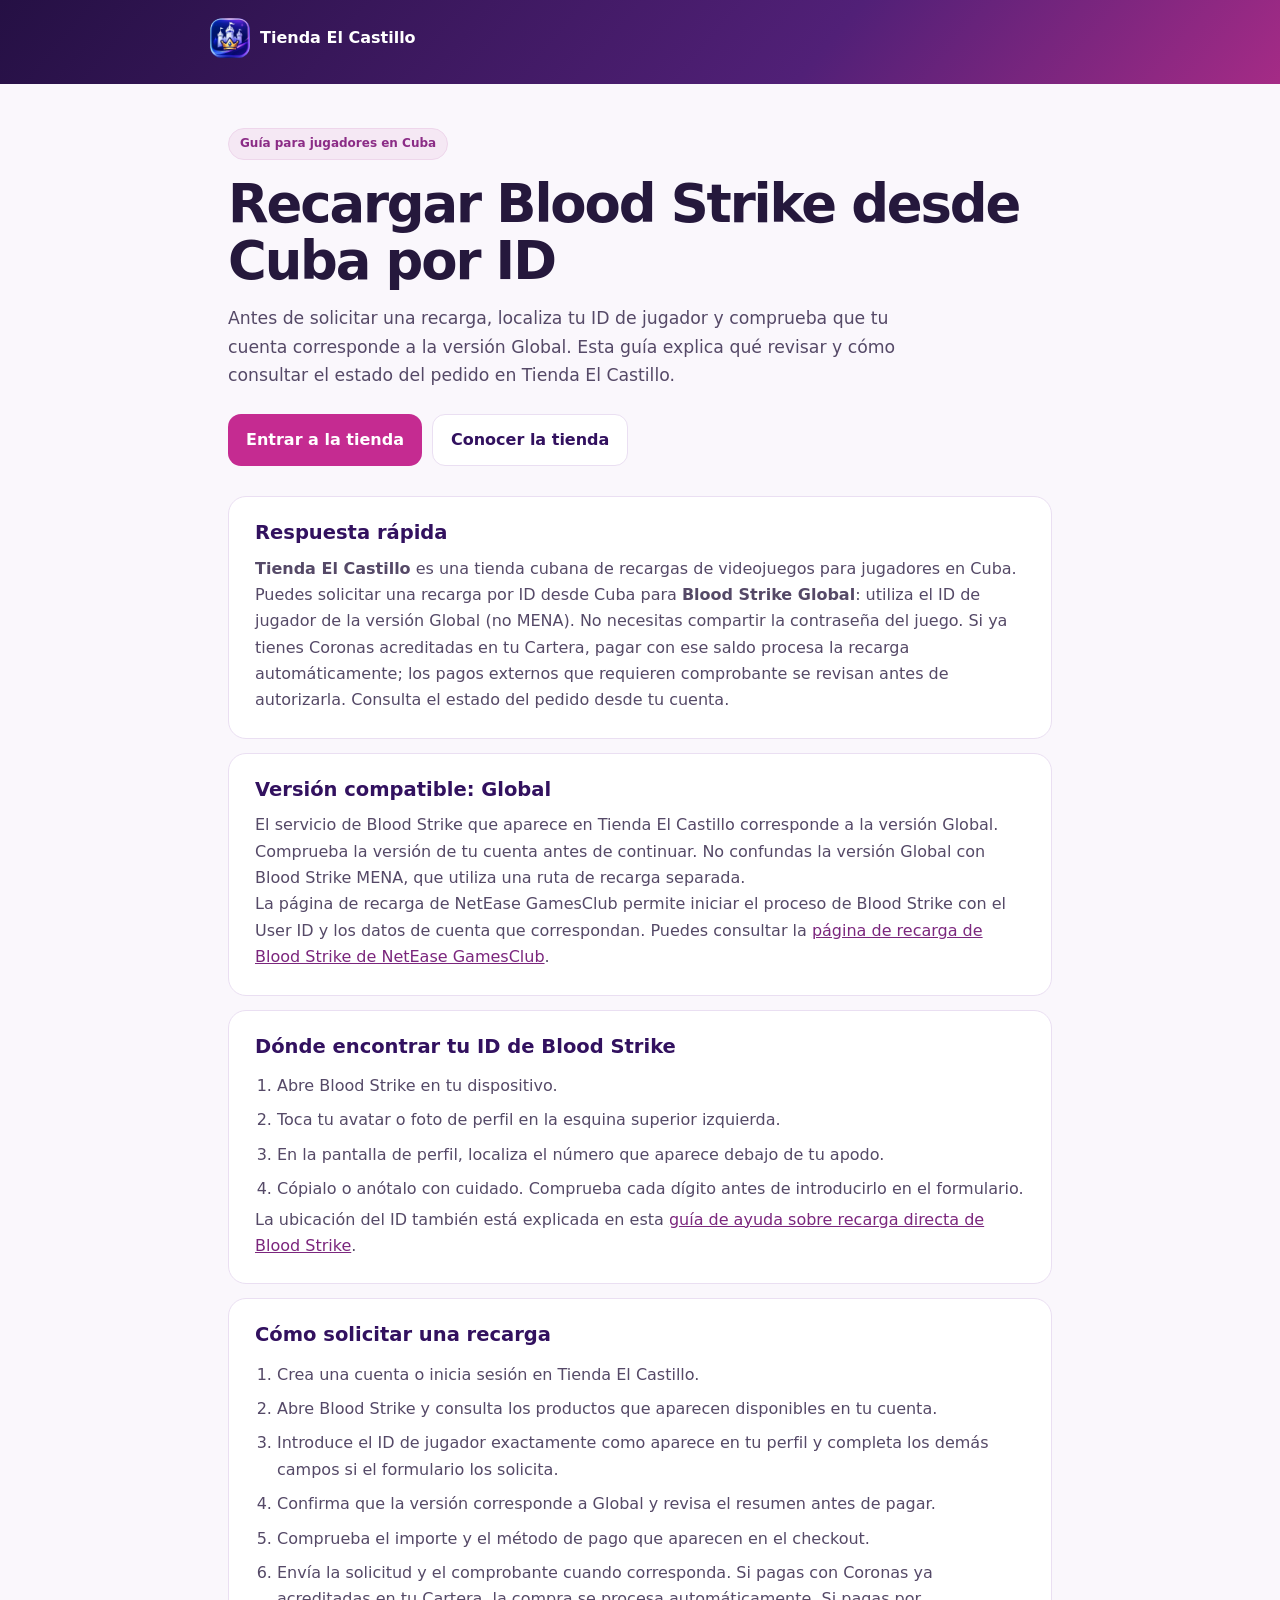
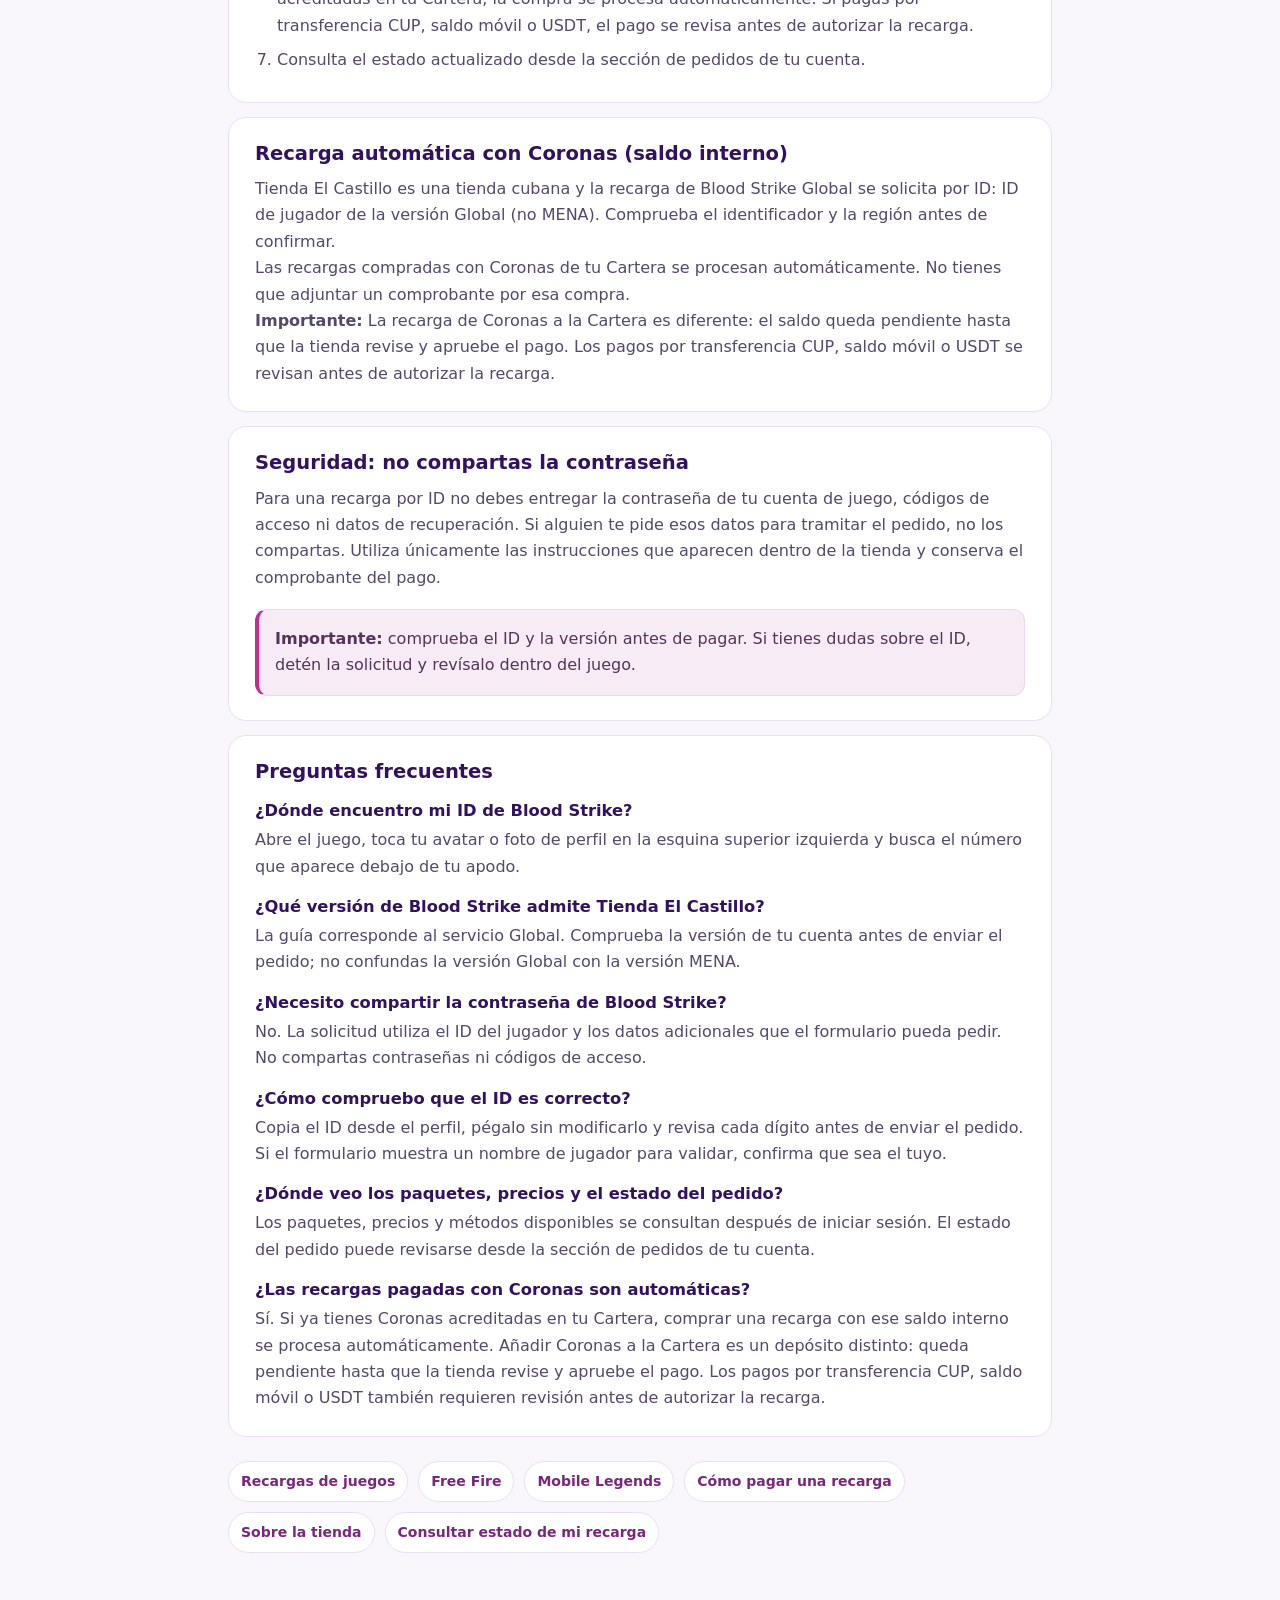
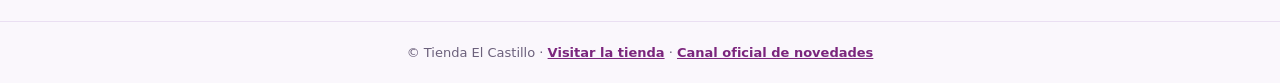
<file: recargar-blood-strike-cuba.html>
<!doctype html>
<html lang="es-CU">
<head>
<meta charset="utf-8">
<meta name="viewport" content="width=device-width, initial-scale=1, maximum-scale=1, user-scalable=no, viewport-fit=cover">
<meta name="theme-color" content="#32115f">
<meta name="description" content="Tienda cubana para recargar Blood Strike Global desde Cuba por ID de jugador. Las compras con Coronas acreditadas se procesan automáticamente.">
<meta name="robots" content="index,follow,max-image-preview:large">
<link rel="canonical" href="https://tiendaelcastillo.github.io/recargar-blood-strike-cuba.html">
<link rel="alternate" hreflang="es-CU" href="https://tiendaelcastillo.github.io/recargar-blood-strike-cuba.html">
<link rel="icon" type="image/webp" href="./assets/el-castillo-icon.webp">
<link rel="apple-touch-icon" href="./assets/el-castillo-icon.webp">
<meta property="og:type" content="article">
<meta property="og:title" content="Recargar Blood Strike desde Cuba por ID | Tienda El Castillo">
<meta property="og:description" content="Tienda cubana para recargar Blood Strike Global desde Cuba por ID de jugador. Las compras con Coronas se procesan automáticamente.">
<meta property="og:url" content="https://tiendaelcastillo.github.io/recargar-blood-strike-cuba.html">
<meta property="og:site_name" content="Tienda El Castillo">
<meta property="og:locale" content="es_CU">
<meta property="og:image" content="https://tiendaelcastillo.github.io/assets/el-castillo-logo.webp">
<meta property="og:image:alt" content="Tienda El Castillo">
<meta name="twitter:card" content="summary_large_image">
<meta name="twitter:title" content="Recargar Blood Strike desde Cuba por ID | Tienda El Castillo">
<meta name="twitter:description" content="Tienda cubana para recargar Blood Strike Global desde Cuba por ID de jugador. Las compras con Coronas se procesan automáticamente.">
<meta name="twitter:image" content="https://tiendaelcastillo.github.io/assets/el-castillo-logo.webp">
<title>Recargar Blood Strike desde Cuba por ID | Tienda El Castillo</title>
<script type="application/ld+json">{"@context":"https://schema.org","@graph":[{"@type":"WebPage","name":"Recargar Blood Strike desde Cuba por ID | Tienda El Castillo","description":"Tienda cubana para recargar Blood Strike Global desde Cuba por ID de jugador. Las compras con Coronas acreditadas se procesan automáticamente.","url":"https://tiendaelcastillo.github.io/recargar-blood-strike-cuba.html","inLanguage":"es-CU","datePublished":"2026-11-22","dateModified":"2026-11-26","isPartOf":{"@type":"WebSite","name":"Tienda El Castillo","url":"https://tiendaelcastillo.github.io/"},"publisher":{"@id":"https://tiendaelcastillo.github.io/#organization"}},{"@type":"FAQPage","mainEntity":[{"@type":"Question","name":"¿Dónde encuentro mi ID de Blood Strike?","acceptedAnswer":{"@type":"Answer","text":"Abre el juego, toca tu avatar o foto de perfil en la esquina superior izquierda y busca el número que aparece debajo de tu apodo."}},{"@type":"Question","name":"¿Qué versión de Blood Strike admite Tienda El Castillo?","acceptedAnswer":{"@type":"Answer","text":"La guía corresponde al servicio Global. Comprueba la versión de tu cuenta antes de enviar el pedido; no confundas la versión Global con la versión MENA."}},{"@type":"Question","name":"¿Necesito compartir la contraseña de Blood Strike?","acceptedAnswer":{"@type":"Answer","text":"No. La solicitud utiliza el ID del jugador y los datos adicionales que el formulario pueda pedir. No compartas contraseñas ni códigos de acceso."}},{"@type":"Question","name":"¿Cómo compruebo que el ID es correcto?","acceptedAnswer":{"@type":"Answer","text":"Copia el ID desde el perfil, pégalo sin modificarlo y revisa cada dígito antes de enviar el pedido. Si el formulario muestra un nombre de jugador para validar, confirma que sea el tuyo."}},{"@type":"Question","name":"¿Dónde veo los paquetes, precios y el estado del pedido?","acceptedAnswer":{"@type":"Answer","text":"Los paquetes, precios y métodos disponibles se consultan después de iniciar sesión. El estado del pedido puede revisarse desde la sección de pedidos de tu cuenta."}},{"@type":"Question","name":"¿Las recargas pagadas con Coronas son automáticas?","acceptedAnswer":{"@type":"Answer","text":"Sí. Si ya tienes Coronas acreditadas en tu Cartera, comprar una recarga con ese saldo interno se procesa automáticamente. Añadir Coronas a la Cartera es un depósito distinto: queda pendiente hasta que la tienda revise y apruebe el pago. Los pagos por transferencia CUP, saldo móvil o USDT también requieren revisión antes de autorizar la recarga."}}]}]}</script>
<script async src="https://www.googletagmanager.com/gtag/js?id=G-M1PVYTP3X8"></script>
<script>
window.dataLayer=window.dataLayer||[];
function gtag(){dataLayer.push(arguments);}
gtag('js',new Date());
var safePageLocation=window.location.origin+window.location.pathname;
var safePageReferrer='';
try{if(document.referrer){safePageReferrer=new URL(document.referrer).origin;}}catch(_){}
var safePageContext={send_page_view:false,page_location:safePageLocation};
if(safePageReferrer)safePageContext.page_referrer=safePageReferrer;
gtag('config','G-M1PVYTP3X8',safePageContext);
gtag('event','page_view',{page_title:document.title,page_location:safePageLocation});
</script>
<style>
:root{color-scheme:light;--ink:#25183c;--muted:#6b607b;--purple:#32115f;--magenta:#c52b91;--line:#eadff2;--paper:#fff;--bg:#faf7fc}
*{box-sizing:border-box}
body{margin:0;background:var(--bg);color:var(--ink);font:16px/1.65 system-ui,-apple-system,"Segoe UI",sans-serif}
a{color:#7b267d}
header{background:linear-gradient(130deg,#251044,#512077 64%,#a52b86);color:#fff;padding:18px 20px}
.wrap{max-width:860px;margin:auto}
.brand{display:inline-flex;align-items:center;gap:10px;color:white;text-decoration:none;font-weight:800}
.brand img{width:40px;height:40px;border-radius:12px}
main{max-width:860px;margin:0 auto;padding:30px 18px 44px}
.eyebrow{display:inline-block;color:#8b2c86;background:#f5e8f4;border:1px solid #eed6eb;border-radius:999px;padding:5px 11px;font-size:12px;font-weight:800}
h1{font-size:clamp(2rem,6vw,3.3rem);line-height:1.08;letter-spacing:-.04em;margin:15px 0}
.intro{font-size:1.08rem;color:#554967;max-width:720px}
.actions{display:flex;flex-wrap:wrap;gap:10px;margin:24px 0 30px}
.button{display:inline-flex;align-items:center;justify-content:center;background:var(--magenta);color:white;text-decoration:none;font-weight:800;padding:12px 18px;border-radius:13px}
.button.secondary{background:white;color:var(--purple);border:1px solid var(--line)}
.section{background:var(--paper);border:1px solid var(--line);border-radius:18px;padding:20px 22px;margin:14px 0}
h2{font-size:1.22rem;line-height:1.25;margin:0 0 10px;color:var(--purple)}
h3{font-size:1.02rem;line-height:1.35;margin:16px 0 5px;color:var(--purple)}
p{margin:0;color:#554967}
ol,ul{margin:8px 0 0;padding-left:22px;color:#554967}
li{padding:4px 0}
.note{background:#f7ecf6;border:1px solid #efd6eb;border-left:4px solid var(--magenta);padding:16px;border-radius:12px;margin-top:18px;color:#54345a}
.related{display:flex;gap:10px;flex-wrap:wrap;margin:24px 0}
.related a{background:white;border:1px solid var(--line);border-radius:999px;padding:8px 12px;text-decoration:none;font-weight:700;font-size:14px}
footer{border-top:1px solid var(--line);padding:20px 18px;color:var(--muted);font-size:13px;text-align:center}
footer a{font-weight:700}
@media(min-width:680px){main{padding-top:44px}.section{padding:24px 26px}}
</style>
<script type="application/ld+json">{"@context":"https://schema.org","@type":"BreadcrumbList","itemListElement":[{"@type":"ListItem","position":1,"name":"Inicio","item":{"@id":"https://tiendaelcastillo.github.io/"}},{"@type":"ListItem","position":2,"name":"Recargas de juegos en Cuba","item":{"@id":"https://tiendaelcastillo.github.io/recargas-juegos-cuba.html"}},{"@type":"ListItem","position":3,"name":"Blood Strike Global","item":{"@id":"https://tiendaelcastillo.github.io/recargar-blood-strike-cuba.html"}}]}</script>
</head>
<body>
<header><div class="wrap"><a class="brand" href="./"><img src="./assets/el-castillo-icon.webp" alt="" width="40" height="40">Tienda El Castillo</a></div></header>
<main>
<span class="eyebrow">Guía para jugadores en Cuba</span>
<h1>Recargar Blood Strike desde Cuba por ID</h1>
<p class="intro">Antes de solicitar una recarga, localiza tu ID de jugador y comprueba que tu cuenta corresponde a la versión Global. Esta guía explica qué revisar y cómo consultar el estado del pedido en Tienda El Castillo.</p>
<div class="actions"><a class="button" href="./">Entrar a la tienda</a><a class="button secondary" href="./sobre-tienda-el-castillo.html">Conocer la tienda</a></div>
<section class="section quick-answer" aria-labelledby="respuesta-rapida">
<h2 id="respuesta-rapida">Respuesta rápida</h2>
<p><strong>Tienda El Castillo</strong> es una tienda cubana de recargas de videojuegos para jugadores en Cuba. Puedes solicitar una recarga por ID desde Cuba para <strong>Blood Strike Global</strong>: utiliza el ID de jugador de la versión Global (no MENA). No necesitas compartir la contraseña del juego. Si ya tienes Coronas acreditadas en tu Cartera, pagar con ese saldo procesa la recarga automáticamente; los pagos externos que requieren comprobante se revisan antes de autorizarla. Consulta el estado del pedido desde tu cuenta.</p>
</section>
<section class="section">
<h2>Versión compatible: Global</h2>
<p>El servicio de Blood Strike que aparece en Tienda El Castillo corresponde a la versión Global. Comprueba la versión de tu cuenta antes de continuar. No confundas la versión Global con Blood Strike MENA, que utiliza una ruta de recarga separada.</p>
<p>La página de recarga de NetEase GamesClub permite iniciar el proceso de Blood Strike con el User ID y los datos de cuenta que correspondan. Puedes consultar la <a href="https://pay.neteasegames.com/BloodStrike/topup" target="_blank" rel="noopener noreferrer">página de recarga de Blood Strike de NetEase GamesClub</a>.</p>
</section>
<section class="section">
<h2>Dónde encontrar tu ID de Blood Strike</h2>
<ol>
<li>Abre Blood Strike en tu dispositivo.</li>
<li>Toca tu avatar o foto de perfil en la esquina superior izquierda.</li>
<li>En la pantalla de perfil, localiza el número que aparece debajo de tu apodo.</li>
<li>Cópialo o anótalo con cuidado. Comprueba cada dígito antes de introducirlo en el formulario.</li>
</ol>
<p>La ubicación del ID también está explicada en esta <a href="https://intercom.help/Swarmio-store/es/articles/12752115-blood-strike-recarga-directa" target="_blank" rel="noopener noreferrer">guía de ayuda sobre recarga directa de Blood Strike</a>.</p>
</section>
<section class="section">
<h2>Cómo solicitar una recarga</h2>
<ol>
<li>Crea una cuenta o inicia sesión en Tienda El Castillo.</li>
<li>Abre Blood Strike y consulta los productos que aparecen disponibles en tu cuenta.</li>
<li>Introduce el ID de jugador exactamente como aparece en tu perfil y completa los demás campos si el formulario los solicita.</li>
<li>Confirma que la versión corresponde a Global y revisa el resumen antes de pagar.</li>
<li>Comprueba el importe y el método de pago que aparecen en el checkout.</li>
<li>Envía la solicitud y el comprobante cuando corresponda. Si pagas con Coronas ya acreditadas en tu Cartera, la compra se procesa automáticamente. Si pagas por transferencia CUP, saldo móvil o USDT, el pago se revisa antes de autorizar la recarga.</li>
<li>Consulta el estado actualizado desde la sección de pedidos de tu cuenta.</li>
</ol>
</section>
<section class="section coronas-payment" id="pago-automatico-coronas">
<h2>Recarga automática con Coronas (saldo interno)</h2>
<p>Tienda El Castillo es una tienda cubana y la recarga de Blood Strike Global se solicita por ID: ID de jugador de la versión Global (no MENA). Comprueba el identificador y la región antes de confirmar.</p>
<p>Las recargas compradas con Coronas de tu Cartera se procesan automáticamente. No tienes que adjuntar un comprobante por esa compra.</p>
<p><strong>Importante:</strong> La recarga de Coronas a la Cartera es diferente: el saldo queda pendiente hasta que la tienda revise y apruebe el pago. Los pagos por transferencia CUP, saldo móvil o USDT se revisan antes de autorizar la recarga.</p>
</section>
<section class="section">
<h2>Seguridad: no compartas la contraseña</h2>
<p>Para una recarga por ID no debes entregar la contraseña de tu cuenta de juego, códigos de acceso ni datos de recuperación. Si alguien te pide esos datos para tramitar el pedido, no los compartas. Utiliza únicamente las instrucciones que aparecen dentro de la tienda y conserva el comprobante del pago.</p>
<div class="note"><strong>Importante:</strong> comprueba el ID y la versión antes de pagar. Si tienes dudas sobre el ID, detén la solicitud y revísalo dentro del juego.</div>
</section>
<section class="section">
<h2>Preguntas frecuentes</h2>
<article><h3>¿Dónde encuentro mi ID de Blood Strike?</h3><p>Abre el juego, toca tu avatar o foto de perfil en la esquina superior izquierda y busca el número que aparece debajo de tu apodo.</p></article>
<article><h3>¿Qué versión de Blood Strike admite Tienda El Castillo?</h3><p>La guía corresponde al servicio Global. Comprueba la versión de tu cuenta antes de enviar el pedido; no confundas la versión Global con la versión MENA.</p></article>
<article><h3>¿Necesito compartir la contraseña de Blood Strike?</h3><p>No. La solicitud utiliza el ID del jugador y los datos adicionales que el formulario pueda pedir. No compartas contraseñas ni códigos de acceso.</p></article>
<article><h3>¿Cómo compruebo que el ID es correcto?</h3><p>Copia el ID desde el perfil, pégalo sin modificarlo y revisa cada dígito antes de enviar el pedido. Si el formulario muestra un nombre de jugador para validar, confirma que sea el tuyo.</p></article>
<article><h3>¿Dónde veo los paquetes, precios y el estado del pedido?</h3><p>Los paquetes, precios y métodos disponibles se consultan después de iniciar sesión. El estado del pedido puede revisarse desde la sección de pedidos de tu cuenta.</p></article>
<article><h3>¿Las recargas pagadas con Coronas son automáticas?</h3><p>Sí. Si ya tienes Coronas acreditadas en tu Cartera, comprar una recarga con ese saldo interno se procesa automáticamente. Añadir Coronas a la Cartera es un depósito distinto: queda pendiente hasta que la tienda revise y apruebe el pago. Los pagos por transferencia CUP, saldo móvil o USDT también requieren revisión antes de autorizar la recarga.</p></article>
</section>
<nav class="related" aria-label="Más información">
<a href="./recargas-juegos-cuba.html">Recargas de juegos</a>
<a href="./recargar-free-fire-cuba.html">Free Fire</a>
<a href="./recargar-mobile-legends-cuba.html">Mobile Legends</a>
<a href="./como-pagar-recargas-juegos-cuba.html">Cómo pagar una recarga</a>
<a href="./sobre-tienda-el-castillo.html">Sobre la tienda</a>

<a href="./consultar-estado-recarga-cuba.html">Consultar estado de mi recarga</a></nav>
</main>
<footer>© Tienda El Castillo · <a href="./">Visitar la tienda</a> · <a href="https://whatsapp.com/channel/0029Vb8tq5vGufJ4yLhEcS0X" target="_blank" rel="noopener noreferrer">Canal oficial de novedades</a></footer>
<script src="./assets/posthog.js?v=3" defer></script>
</body>
</html>
</file>
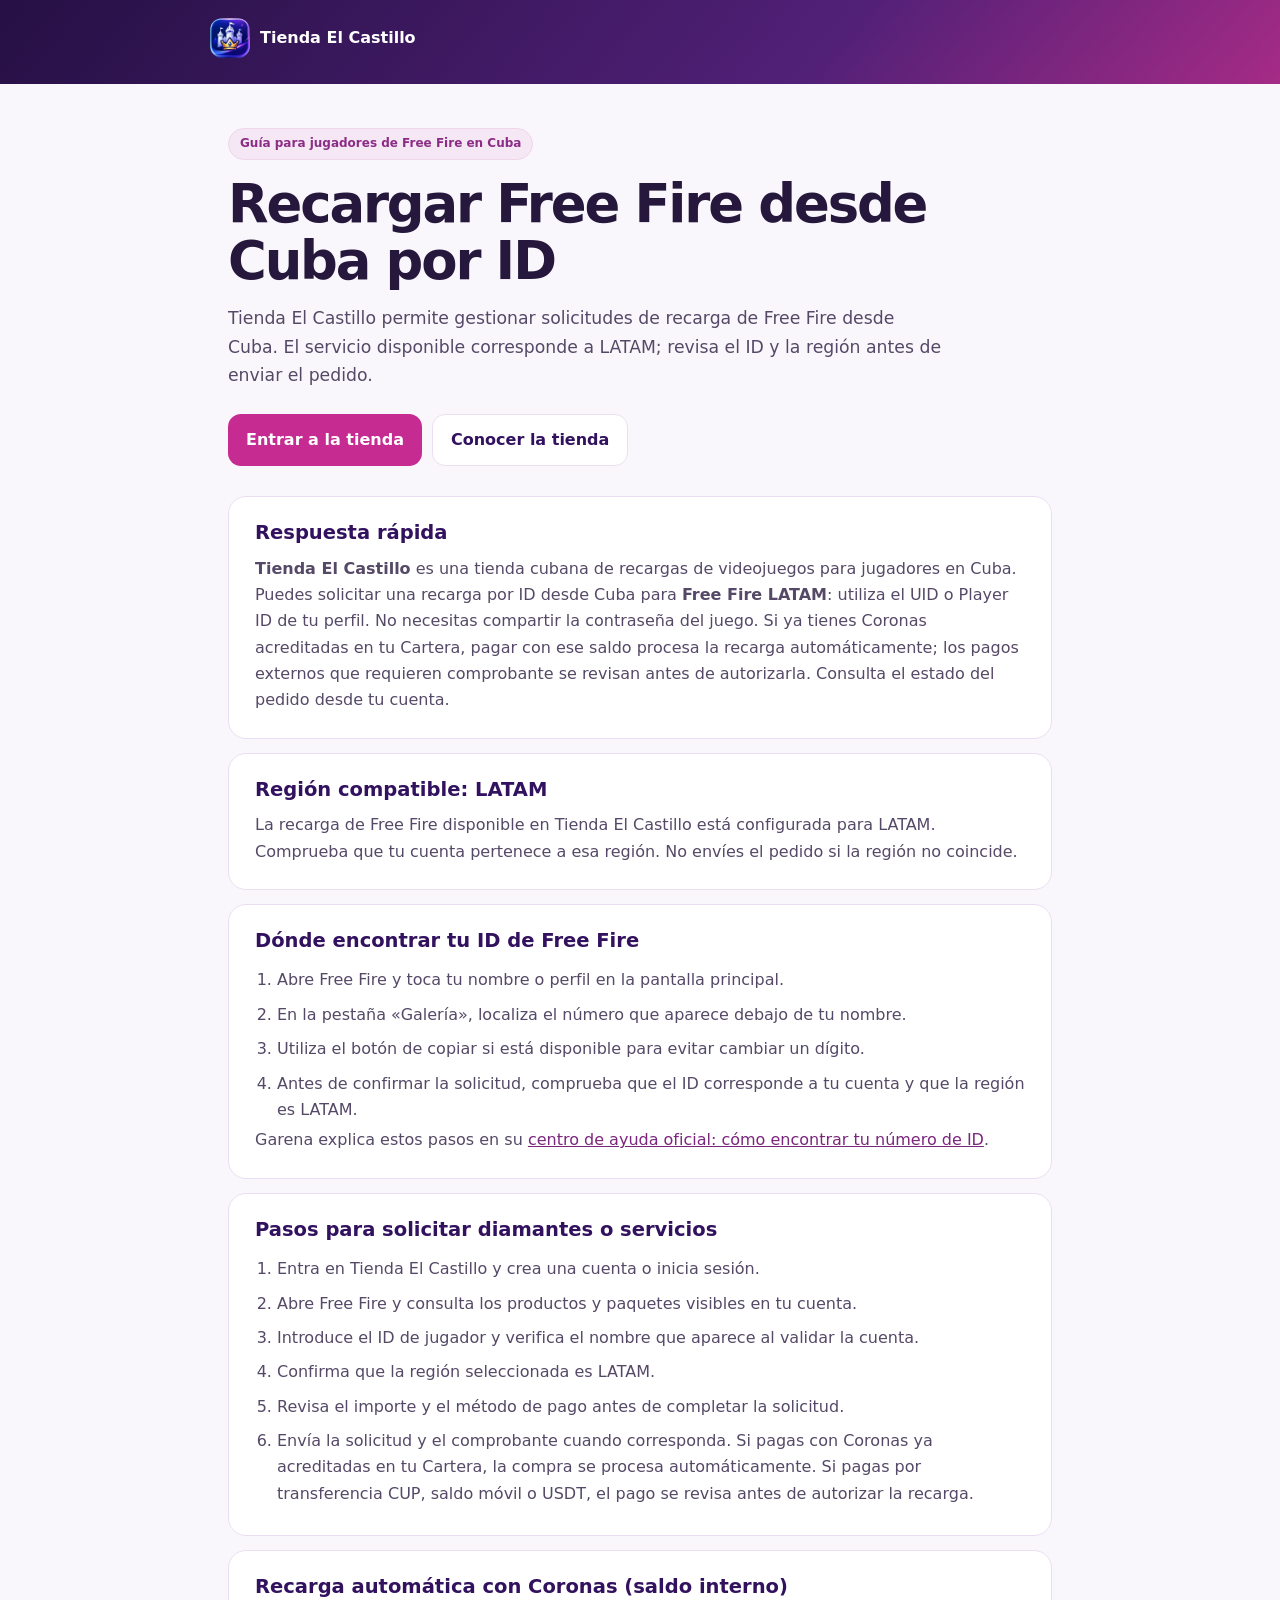
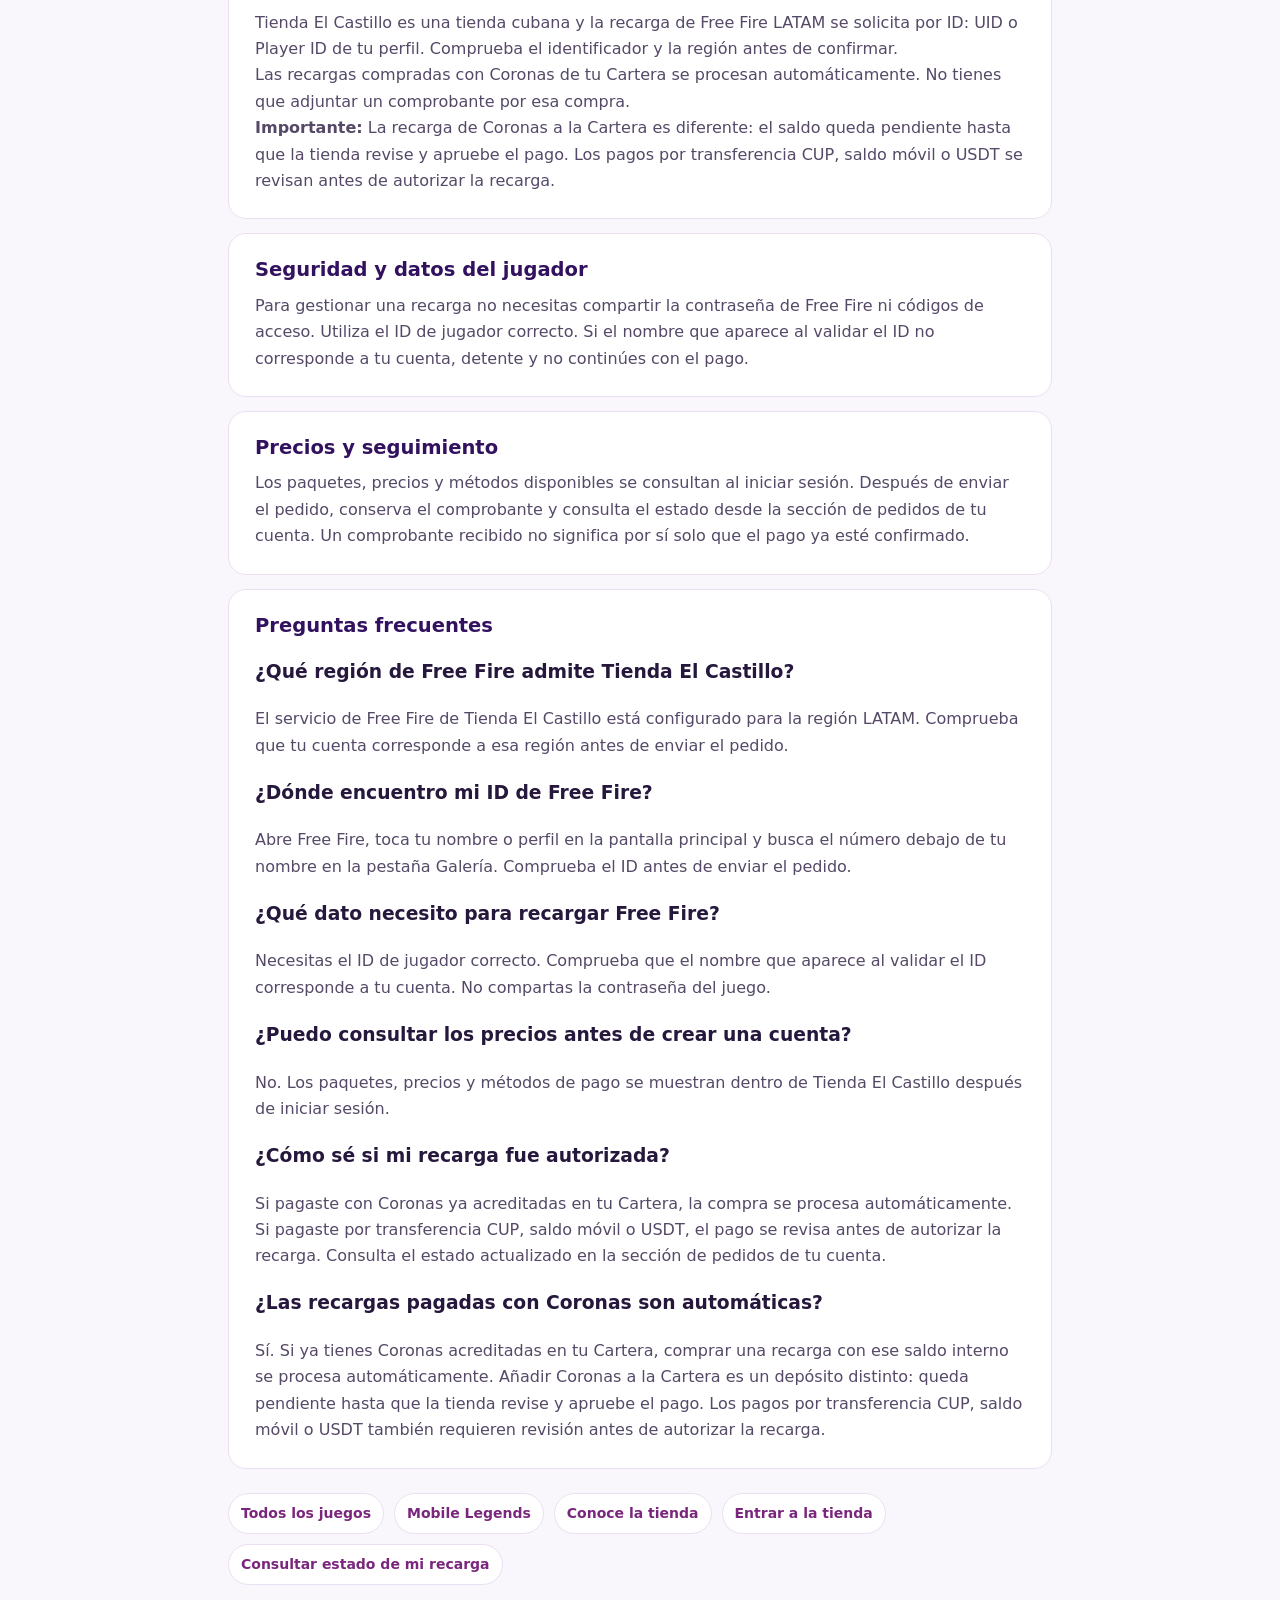
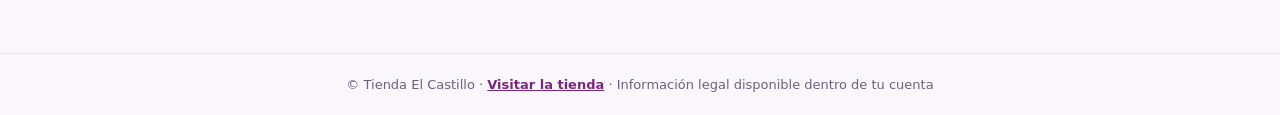
<file: recargar-free-fire-cuba.html>
<!doctype html>
<html lang="es-CU">
<head>
<meta charset="utf-8">
<meta name="viewport" content="width=device-width, initial-scale=1, maximum-scale=1, user-scalable=no, viewport-fit=cover">
<meta name="theme-color" content="#32115f">
<meta name="description" content="Tienda cubana para recargar diamantes de Free Fire LATAM desde Cuba por UID. Las compras con Coronas acreditadas se procesan automáticamente.">
<meta name="robots" content="index,follow,max-image-preview:large">
<link rel="canonical" href="https://tiendaelcastillo.github.io/recargar-free-fire-cuba.html">
<link rel="alternate" hreflang="es-CU" href="https://tiendaelcastillo.github.io/recargar-free-fire-cuba.html">
<link rel="icon" type="image/webp" href="./assets/el-castillo-icon.webp">
<link rel="apple-touch-icon" href="./assets/el-castillo-icon.webp">
<meta property="og:type" content="website">
<meta property="og:title" content="Recargar Free Fire desde Cuba por ID | Tienda El Castillo">
<meta property="og:description" content="Tienda cubana para recargar diamantes de Free Fire LATAM desde Cuba por UID. Las compras con Coronas acreditadas se procesan automáticamente.">
<meta property="og:url" content="https://tiendaelcastillo.github.io/recargar-free-fire-cuba.html">
<meta property="og:site_name" content="Tienda El Castillo">
<meta property="og:locale" content="es_CU">
<meta property="og:image" content="https://tiendaelcastillo.github.io/assets/el-castillo-logo.webp">
<meta property="og:image:alt" content="Tienda El Castillo">
<meta name="twitter:card" content="summary_large_image">
<meta name="twitter:title" content="Recargar Free Fire desde Cuba por ID | Tienda El Castillo">
<meta name="twitter:description" content="Tienda cubana para recargar diamantes de Free Fire LATAM desde Cuba por UID. Las compras con Coronas acreditadas se procesan automáticamente.">
<meta name="twitter:image" content="https://tiendaelcastillo.github.io/assets/el-castillo-logo.webp">
<title>Recargar Free Fire desde Cuba por ID | Tienda El Castillo</title>
<script type="application/ld+json">{"@context":"https://schema.org","@type":"WebPage","name":"Recargar Free Fire desde Cuba por ID | Tienda El Castillo","description":"Tienda cubana para recargar diamantes de Free Fire LATAM desde Cuba por UID. Las compras con Coronas acreditadas se procesan automáticamente.","url":"https://tiendaelcastillo.github.io/recargar-free-fire-cuba.html","inLanguage":"es-CU","isPartOf":{"@type":"WebSite","name":"Tienda El Castillo","url":"https://tiendaelcastillo.github.io/"},"dateModified":"2026-11-26","publisher":{"@id":"https://tiendaelcastillo.github.io/#organization"}}</script>
<script async src="https://www.googletagmanager.com/gtag/js?id=G-M1PVYTP3X8"></script>
<script>
window.dataLayer=window.dataLayer||[];
function gtag(){dataLayer.push(arguments);}
gtag('js',new Date());
var safePageLocation=window.location.origin+window.location.pathname;
var safePageReferrer='';
try{if(document.referrer){safePageReferrer=new URL(document.referrer).origin;}}catch(_){}
var safePageContext={send_page_view:false,page_location:safePageLocation};
if(safePageReferrer)safePageContext.page_referrer=safePageReferrer;
gtag('config','G-M1PVYTP3X8',safePageContext);
gtag('event','page_view',{page_title:document.title,page_location:safePageLocation});
</script>
<style>
:root{color-scheme:light;--ink:#25183c;--muted:#6b607b;--purple:#32115f;--magenta:#c52b91;--line:#eadff2;--paper:#fff;--bg:#faf7fc}
*{box-sizing:border-box}
body{margin:0;background:var(--bg);color:var(--ink);font:16px/1.65 system-ui,-apple-system,"Segoe UI",sans-serif}
a{color:#7b267d}
header{background:linear-gradient(130deg,#251044,#512077 64%,#a52b86);color:#fff;padding:18px 20px}
.wrap{max-width:860px;margin:auto}
.brand{display:inline-flex;align-items:center;gap:10px;color:white;text-decoration:none;font-weight:800}
.brand img{width:40px;height:40px;border-radius:12px}
main{max-width:860px;margin:0 auto;padding:30px 18px 44px}
.eyebrow{display:inline-block;color:#8b2c86;background:#f5e8f4;border:1px solid #eed6eb;border-radius:999px;padding:5px 11px;font-size:12px;font-weight:800}
h1{font-size:clamp(2rem,6vw,3.3rem);line-height:1.08;letter-spacing:-.04em;margin:15px 0}
.intro{font-size:1.08rem;color:#554967;max-width:720px}
.actions{display:flex;flex-wrap:wrap;gap:10px;margin:24px 0 30px}
.button{display:inline-flex;align-items:center;justify-content:center;background:var(--magenta);color:white;text-decoration:none;font-weight:800;padding:12px 18px;border-radius:13px}
.button.secondary{background:white;color:var(--purple);border:1px solid var(--line)}
.section{background:var(--paper);border:1px solid var(--line);border-radius:18px;padding:20px 22px;margin:14px 0}
h2{font-size:1.22rem;line-height:1.25;margin:0 0 10px;color:var(--purple)}
p{margin:0;color:#554967}
ol{margin:8px 0 0;padding-left:22px;color:#554967}
li{padding:4px 0}
.note{background:#f7ecf6;border:1px solid #efd6eb;border-left:4px solid var(--magenta);padding:16px;border-radius:12px;margin-top:18px;color:#54345a}
.related{display:flex;gap:10px;flex-wrap:wrap;margin:24px 0}
.related a{background:white;border:1px solid var(--line);border-radius:999px;padding:8px 12px;text-decoration:none;font-weight:700;font-size:14px}
footer{border-top:1px solid var(--line);padding:20px 18px;color:var(--muted);font-size:13px;text-align:center}
footer a{font-weight:700}
@media(min-width:680px){main{padding-top:44px}.section{padding:24px 26px}}
</style>
<script type="application/ld+json">{"@context":"https://schema.org","@type":"FAQPage","mainEntity":[{"@type":"Question","name":"¿Qué región de Free Fire admite Tienda El Castillo?","acceptedAnswer":{"@type":"Answer","text":"El servicio de Free Fire de Tienda El Castillo está configurado para la región LATAM. Comprueba que tu cuenta corresponde a esa región antes de enviar el pedido."}},{"@type":"Question","name":"¿Qué dato necesito para recargar Free Fire?","acceptedAnswer":{"@type":"Answer","text":"Necesitas el ID de jugador correcto. Comprueba que el nombre que aparece al validar el ID corresponde a tu cuenta. No compartas la contraseña del juego."}},{"@type":"Question","name":"¿Puedo consultar los precios antes de crear una cuenta?","acceptedAnswer":{"@type":"Answer","text":"No. Los paquetes, precios y métodos de pago se muestran dentro de Tienda El Castillo después de iniciar sesión."}},{"@type":"Question","name":"¿Cómo sé si mi recarga fue autorizada?","acceptedAnswer":{"@type":"Answer","text":"Si pagaste con Coronas ya acreditadas en tu Cartera, la compra se procesa automáticamente. Si pagaste por transferencia CUP, saldo móvil o USDT, el pago se revisa antes de autorizar la recarga. Consulta el estado actualizado en la sección de pedidos de tu cuenta."}},{"@type":"Question","name":"¿Dónde encuentro mi ID de Free Fire?","acceptedAnswer":{"@type":"Answer","text":"Abre Free Fire, toca tu nombre o perfil en la pantalla principal y busca el número debajo de tu nombre en la pestaña Galería. Comprueba el ID antes de enviar el pedido."}},{"@type":"Question","name":"¿Las recargas pagadas con Coronas son automáticas?","acceptedAnswer":{"@type":"Answer","text":"Sí. Si ya tienes Coronas acreditadas en tu Cartera, comprar una recarga con ese saldo interno se procesa automáticamente. Añadir Coronas a la Cartera es un depósito distinto: queda pendiente hasta que la tienda revise y apruebe el pago. Los pagos por transferencia CUP, saldo móvil o USDT también requieren revisión antes de autorizar la recarga."}}]}</script><script type="application/ld+json">{"@context":"https://schema.org","@type":"BreadcrumbList","itemListElement":[{"@type":"ListItem","position":1,"name":"Inicio","item":{"@id":"https://tiendaelcastillo.github.io/"}},{"@type":"ListItem","position":2,"name":"Recargas de juegos en Cuba","item":{"@id":"https://tiendaelcastillo.github.io/recargas-juegos-cuba.html"}},{"@type":"ListItem","position":3,"name":"Free Fire LATAM","item":{"@id":"https://tiendaelcastillo.github.io/recargar-free-fire-cuba.html"}}]}</script>
</head>
<body>
<header><div class="wrap"><a class="brand" href="./" aria-label="Ir a la tienda Tienda El Castillo"><img src="./assets/el-castillo-icon.webp" width="40" height="40" alt=""><span>Tienda El Castillo</span></a></div></header>
<main>
<span class="eyebrow">Guía para jugadores de Free Fire en Cuba</span>
<h1>Recargar Free Fire desde Cuba por ID</h1>
<p class="intro">Tienda El Castillo permite gestionar solicitudes de recarga de Free Fire desde Cuba. El servicio disponible corresponde a LATAM; revisa el ID y la región antes de enviar el pedido.</p>
<div class="actions"><a class="button" href="./">Entrar a la tienda</a><a class="button secondary" href="./sobre-tienda-el-castillo.html">Conocer la tienda</a></div>
<section class="section quick-answer" aria-labelledby="respuesta-rapida">
<h2 id="respuesta-rapida">Respuesta rápida</h2>
<p><strong>Tienda El Castillo</strong> es una tienda cubana de recargas de videojuegos para jugadores en Cuba. Puedes solicitar una recarga por ID desde Cuba para <strong>Free Fire LATAM</strong>: utiliza el UID o Player ID de tu perfil. No necesitas compartir la contraseña del juego. Si ya tienes Coronas acreditadas en tu Cartera, pagar con ese saldo procesa la recarga automáticamente; los pagos externos que requieren comprobante se revisan antes de autorizarla. Consulta el estado del pedido desde tu cuenta.</p>
</section>
<section class="section"><h2>Región compatible: LATAM</h2><p>La recarga de Free Fire disponible en Tienda El Castillo está configurada para LATAM. Comprueba que tu cuenta pertenece a esa región. No envíes el pedido si la región no coincide.</p></section>
<section class="section"><h2>Dónde encontrar tu ID de Free Fire</h2><ol><li>Abre Free Fire y toca tu nombre o perfil en la pantalla principal.</li><li>En la pestaña «Galería», localiza el número que aparece debajo de tu nombre.</li><li>Utiliza el botón de copiar si está disponible para evitar cambiar un dígito.</li><li>Antes de confirmar la solicitud, comprueba que el ID corresponde a tu cuenta y que la región es LATAM.</li></ol><p>Garena explica estos pasos en su <a href="https://ffsoporte.garena.com/hc/es-419/articles/360031572451--C%C3%B3mo-encuentro-mi-n%C3%BAmero-de-ID" target="_blank" rel="noopener noreferrer">centro de ayuda oficial: cómo encontrar tu número de ID</a>.</p></section>
<section class="section"><h2>Pasos para solicitar diamantes o servicios</h2><ol><li>Entra en Tienda El Castillo y crea una cuenta o inicia sesión.</li><li>Abre Free Fire y consulta los productos y paquetes visibles en tu cuenta.</li><li>Introduce el ID de jugador y verifica el nombre que aparece al validar la cuenta.</li><li>Confirma que la región seleccionada es LATAM.</li><li>Revisa el importe y el método de pago antes de completar la solicitud.</li><li>Envía la solicitud y el comprobante cuando corresponda. Si pagas con Coronas ya acreditadas en tu Cartera, la compra se procesa automáticamente. Si pagas por transferencia CUP, saldo móvil o USDT, el pago se revisa antes de autorizar la recarga.</li></ol></section>
<section class="section coronas-payment" id="pago-automatico-coronas">
<h2>Recarga automática con Coronas (saldo interno)</h2>
<p>Tienda El Castillo es una tienda cubana y la recarga de Free Fire LATAM se solicita por ID: UID o Player ID de tu perfil. Comprueba el identificador y la región antes de confirmar.</p>
<p>Las recargas compradas con Coronas de tu Cartera se procesan automáticamente. No tienes que adjuntar un comprobante por esa compra.</p>
<p><strong>Importante:</strong> La recarga de Coronas a la Cartera es diferente: el saldo queda pendiente hasta que la tienda revise y apruebe el pago. Los pagos por transferencia CUP, saldo móvil o USDT se revisan antes de autorizar la recarga.</p>
</section>
<section class="section"><h2>Seguridad y datos del jugador</h2><p>Para gestionar una recarga no necesitas compartir la contraseña de Free Fire ni códigos de acceso. Utiliza el ID de jugador correcto. Si el nombre que aparece al validar el ID no corresponde a tu cuenta, detente y no continúes con el pago.</p></section>
<section class="section"><h2>Precios y seguimiento</h2><p>Los paquetes, precios y métodos disponibles se consultan al iniciar sesión. Después de enviar el pedido, conserva el comprobante y consulta el estado desde la sección de pedidos de tu cuenta. Un comprobante recibido no significa por sí solo que el pago ya esté confirmado.</p></section>
<section class="section"><h2>Preguntas frecuentes</h2>
<article><h3>¿Qué región de Free Fire admite Tienda El Castillo?</h3><p>El servicio de Free Fire de Tienda El Castillo está configurado para la región LATAM. Comprueba que tu cuenta corresponde a esa región antes de enviar el pedido.</p></article>
<article><h3>¿Dónde encuentro mi ID de Free Fire?</h3><p>Abre Free Fire, toca tu nombre o perfil en la pantalla principal y busca el número debajo de tu nombre en la pestaña Galería. Comprueba el ID antes de enviar el pedido.</p></article>
<article><h3>¿Qué dato necesito para recargar Free Fire?</h3><p>Necesitas el ID de jugador correcto. Comprueba que el nombre que aparece al validar el ID corresponde a tu cuenta. No compartas la contraseña del juego.</p></article>
<article><h3>¿Puedo consultar los precios antes de crear una cuenta?</h3><p>No. Los paquetes, precios y métodos de pago se muestran dentro de Tienda El Castillo después de iniciar sesión.</p></article>
<article><h3>¿Cómo sé si mi recarga fue autorizada?</h3><p>Si pagaste con Coronas ya acreditadas en tu Cartera, la compra se procesa automáticamente. Si pagaste por transferencia CUP, saldo móvil o USDT, el pago se revisa antes de autorizar la recarga. Consulta el estado actualizado en la sección de pedidos de tu cuenta.</p></article>
<article><h3>¿Las recargas pagadas con Coronas son automáticas?</h3><p>Sí. Si ya tienes Coronas acreditadas en tu Cartera, comprar una recarga con ese saldo interno se procesa automáticamente. Añadir Coronas a la Cartera es un depósito distinto: queda pendiente hasta que la tienda revise y apruebe el pago. Los pagos por transferencia CUP, saldo móvil o USDT también requieren revisión antes de autorizar la recarga.</p></article>
</section>
<nav class="related" aria-label="Más información"><a href="./recargas-juegos-cuba.html">Todos los juegos</a><a href="./recargar-mobile-legends-cuba.html">Mobile Legends</a><a href="./sobre-tienda-el-castillo.html">Conoce la tienda</a><a href="./">Entrar a la tienda</a>
<a href="./consultar-estado-recarga-cuba.html">Consultar estado de mi recarga</a></nav>
</main>
<footer>© Tienda El Castillo · <a href="./">Visitar la tienda</a> · Información legal disponible dentro de tu cuenta</footer>
<script src="./assets/posthog.js?v=3" defer></script>
</body>
</html>
</file>
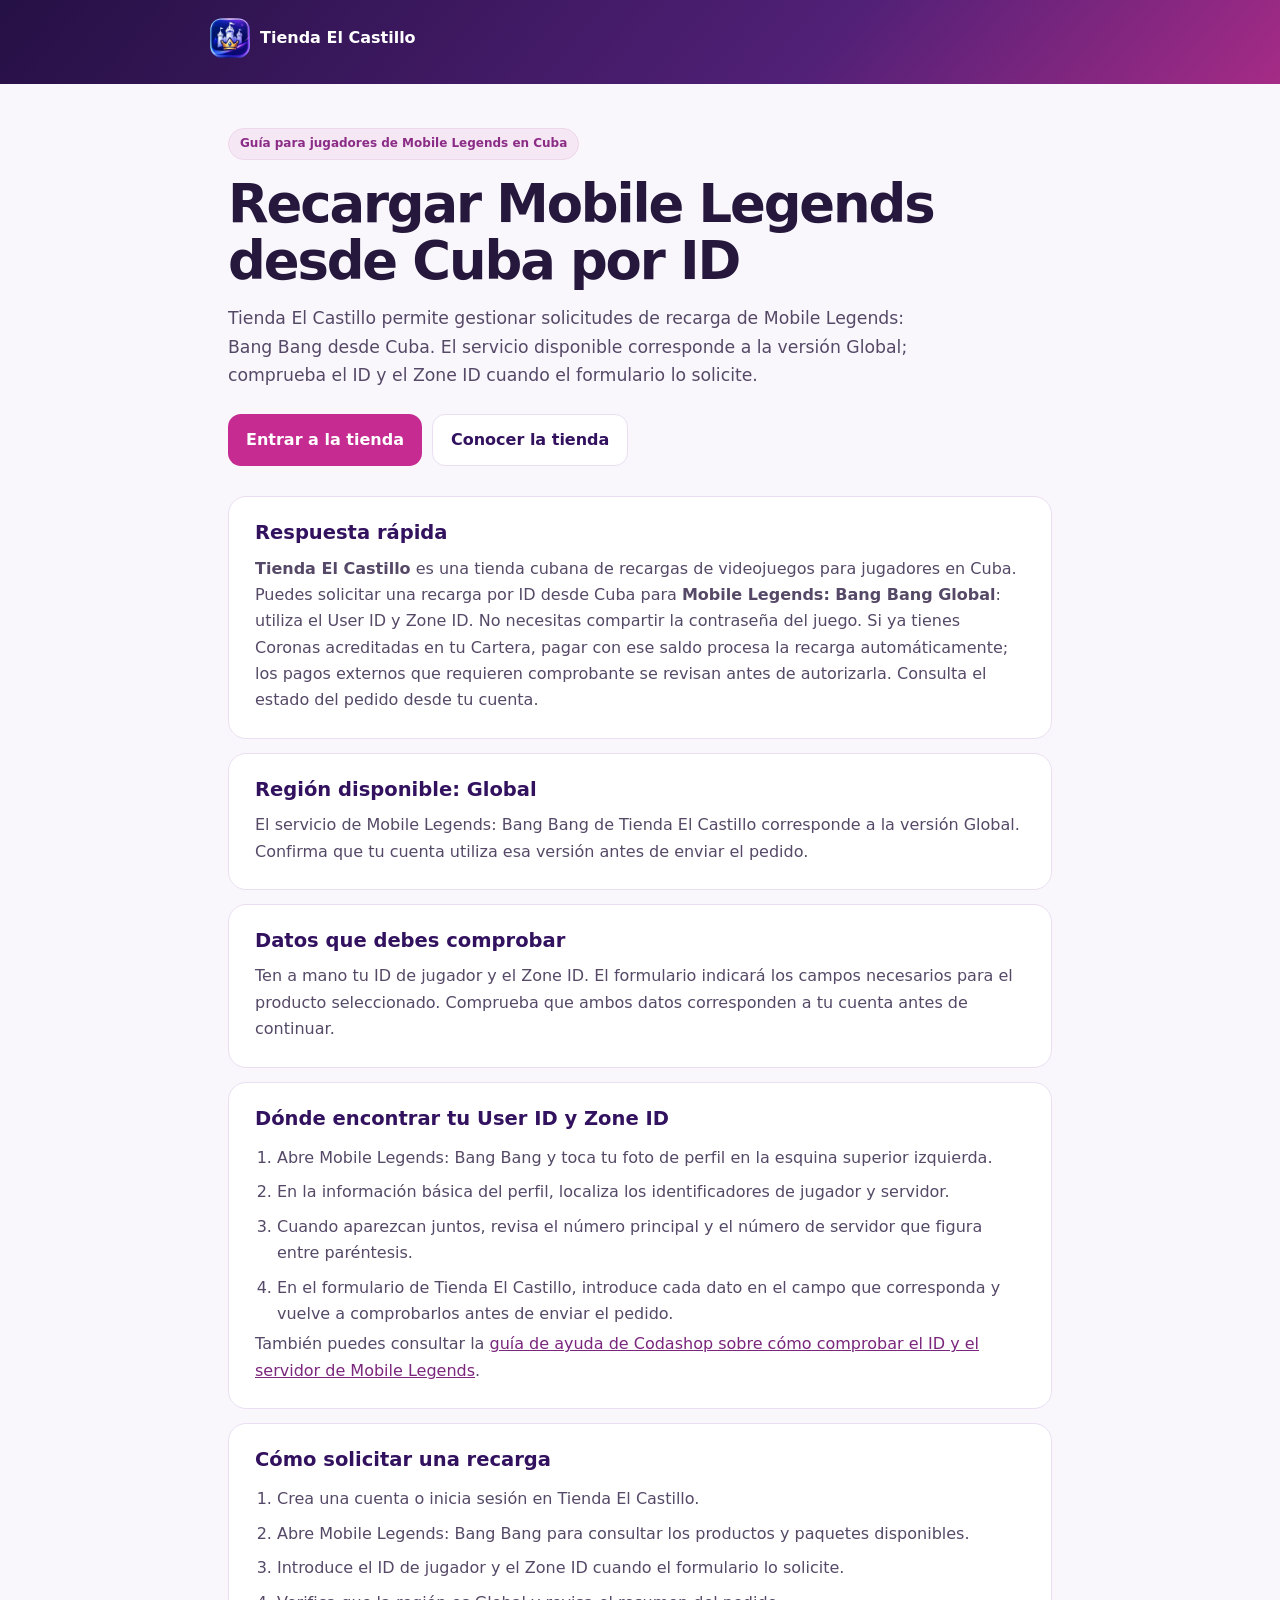
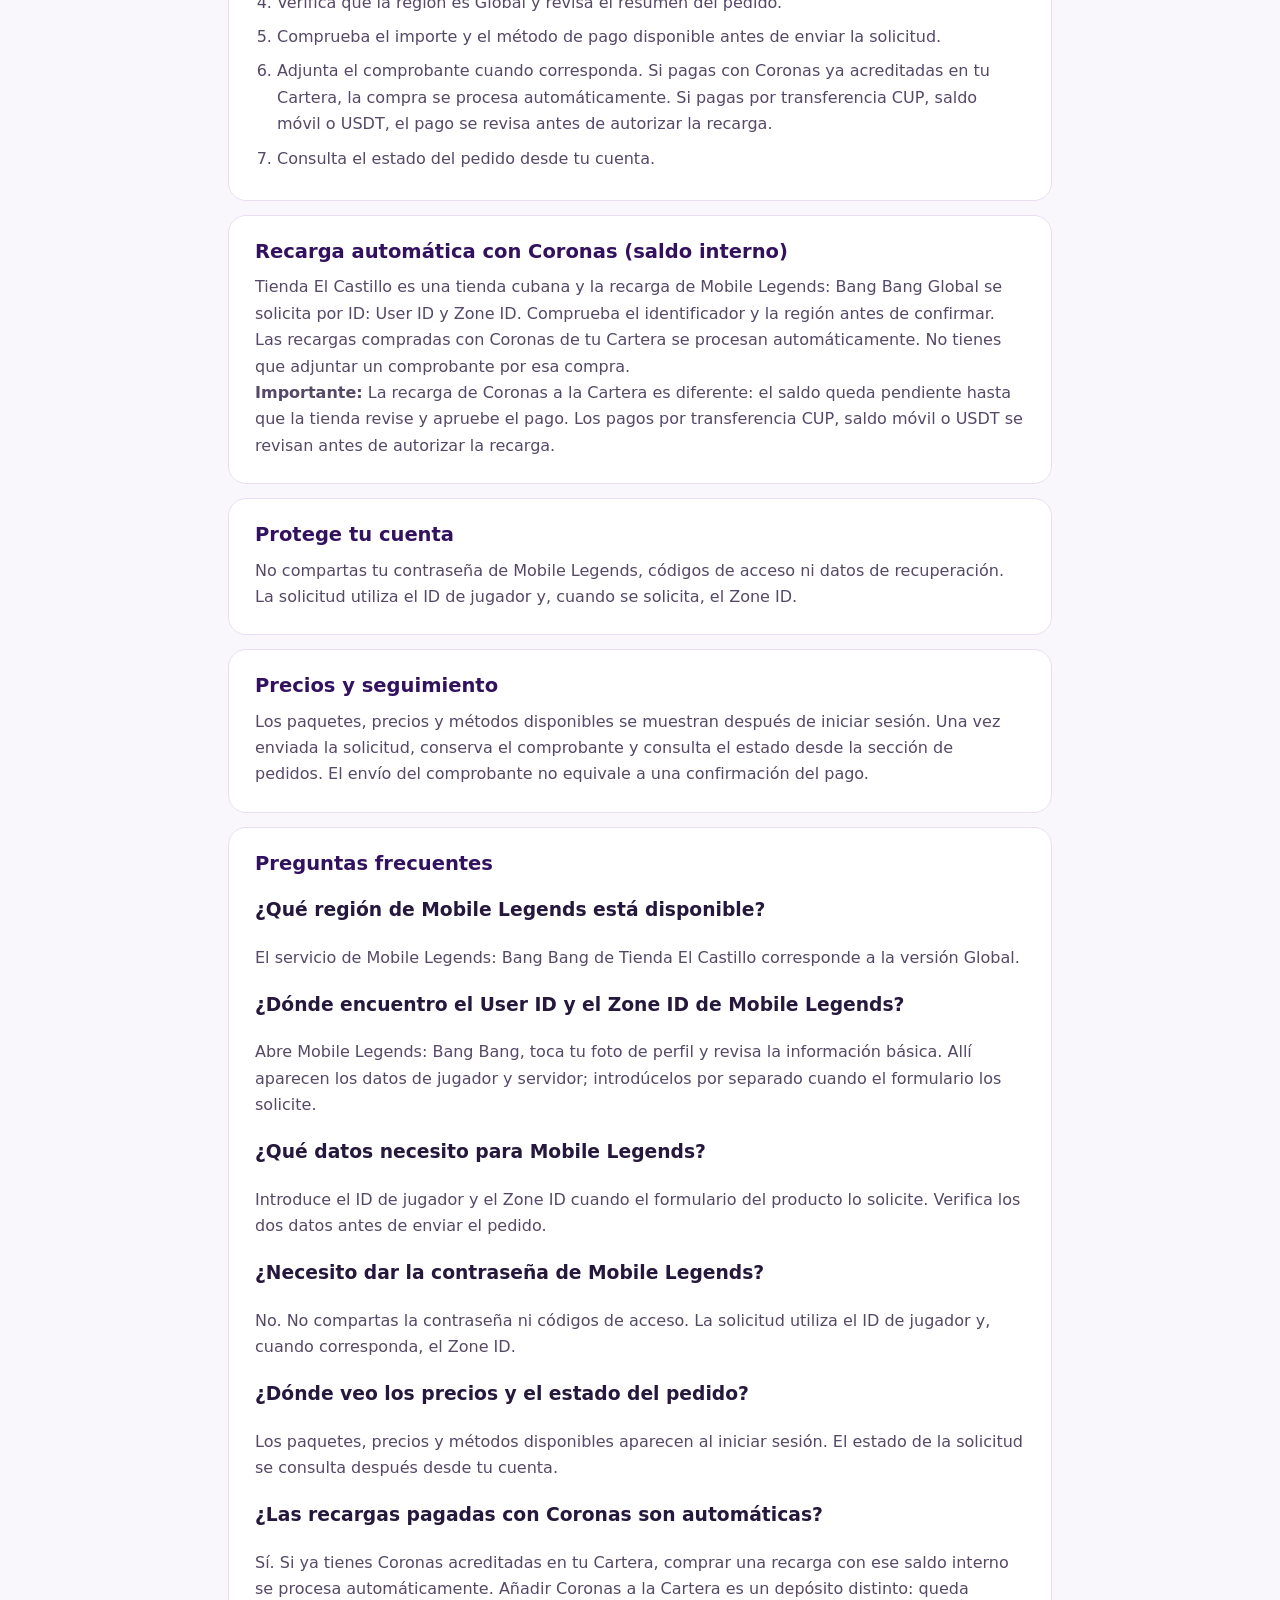
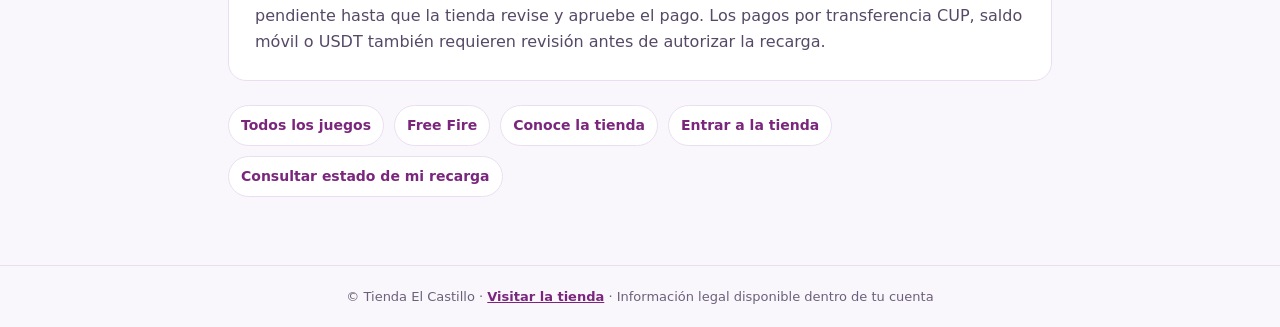
<file: recargar-mobile-legends-cuba.html>
<!doctype html>
<html lang="es-CU">
<head>
<meta charset="utf-8">
<meta name="viewport" content="width=device-width, initial-scale=1, maximum-scale=1, user-scalable=no, viewport-fit=cover">
<meta name="theme-color" content="#32115f">
<meta name="description" content="Recarga Mobile Legends Global desde Cuba por ID: User ID y Zone ID. Tienda cubana; compras con Coronas procesadas automáticamente.">
<meta name="robots" content="index,follow,max-image-preview:large">
<link rel="canonical" href="https://tiendaelcastillo.github.io/recargar-mobile-legends-cuba.html">
<link rel="alternate" hreflang="es-CU" href="https://tiendaelcastillo.github.io/recargar-mobile-legends-cuba.html">
<link rel="icon" type="image/webp" href="./assets/el-castillo-icon.webp">
<link rel="apple-touch-icon" href="./assets/el-castillo-icon.webp">
<meta property="og:type" content="website">
<meta property="og:title" content="Recargar Mobile Legends por ID en Cuba | Tienda El Castillo">
<meta property="og:description" content="Recarga Mobile Legends Global desde Cuba por ID: User ID y Zone ID. Tienda cubana; compras con Coronas procesadas automáticamente.">
<meta property="og:url" content="https://tiendaelcastillo.github.io/recargar-mobile-legends-cuba.html">
<meta property="og:site_name" content="Tienda El Castillo">
<meta property="og:locale" content="es_CU">
<meta property="og:image" content="https://tiendaelcastillo.github.io/assets/el-castillo-logo.webp">
<meta property="og:image:alt" content="Tienda El Castillo">
<meta name="twitter:card" content="summary_large_image">
<meta name="twitter:title" content="Recargar Mobile Legends por ID en Cuba | Tienda El Castillo">
<meta name="twitter:description" content="Recarga Mobile Legends Global desde Cuba por ID: User ID y Zone ID. Tienda cubana; compras con Coronas procesadas automáticamente.">
<meta name="twitter:image" content="https://tiendaelcastillo.github.io/assets/el-castillo-logo.webp">
<title>Recargar Mobile Legends por ID en Cuba | Tienda El Castillo</title>
<script type="application/ld+json">{"@context":"https://schema.org","@type":"WebPage","name":"Recargar Mobile Legends por ID en Cuba | Tienda El Castillo","description":"Recarga Mobile Legends Global desde Cuba por ID: User ID y Zone ID. Tienda cubana; compras con Coronas procesadas automáticamente.","url":"https://tiendaelcastillo.github.io/recargar-mobile-legends-cuba.html","inLanguage":"es-CU","isPartOf":{"@type":"WebSite","name":"Tienda El Castillo","url":"https://tiendaelcastillo.github.io/"},"dateModified":"2026-11-26","publisher":{"@id":"https://tiendaelcastillo.github.io/#organization"}}</script>
<script async src="https://www.googletagmanager.com/gtag/js?id=G-M1PVYTP3X8"></script>
<script>
window.dataLayer=window.dataLayer||[];
function gtag(){dataLayer.push(arguments);}
gtag('js',new Date());
var safePageLocation=window.location.origin+window.location.pathname;
var safePageReferrer='';
try{if(document.referrer){safePageReferrer=new URL(document.referrer).origin;}}catch(_){}
var safePageContext={send_page_view:false,page_location:safePageLocation};
if(safePageReferrer)safePageContext.page_referrer=safePageReferrer;
gtag('config','G-M1PVYTP3X8',safePageContext);
gtag('event','page_view',{page_title:document.title,page_location:safePageLocation});
</script>
<style>
:root{color-scheme:light;--ink:#25183c;--muted:#6b607b;--purple:#32115f;--magenta:#c52b91;--line:#eadff2;--paper:#fff;--bg:#faf7fc}
*{box-sizing:border-box}
body{margin:0;background:var(--bg);color:var(--ink);font:16px/1.65 system-ui,-apple-system,"Segoe UI",sans-serif}
a{color:#7b267d}
header{background:linear-gradient(130deg,#251044,#512077 64%,#a52b86);color:#fff;padding:18px 20px}
.wrap{max-width:860px;margin:auto}
.brand{display:inline-flex;align-items:center;gap:10px;color:white;text-decoration:none;font-weight:800}
.brand img{width:40px;height:40px;border-radius:12px}
main{max-width:860px;margin:0 auto;padding:30px 18px 44px}
.eyebrow{display:inline-block;color:#8b2c86;background:#f5e8f4;border:1px solid #eed6eb;border-radius:999px;padding:5px 11px;font-size:12px;font-weight:800}
h1{font-size:clamp(2rem,6vw,3.3rem);line-height:1.08;letter-spacing:-.04em;margin:15px 0}
.intro{font-size:1.08rem;color:#554967;max-width:720px}
.actions{display:flex;flex-wrap:wrap;gap:10px;margin:24px 0 30px}
.button{display:inline-flex;align-items:center;justify-content:center;background:var(--magenta);color:white;text-decoration:none;font-weight:800;padding:12px 18px;border-radius:13px}
.button.secondary{background:white;color:var(--purple);border:1px solid var(--line)}
.section{background:var(--paper);border:1px solid var(--line);border-radius:18px;padding:20px 22px;margin:14px 0}
h2{font-size:1.22rem;line-height:1.25;margin:0 0 10px;color:var(--purple)}
p{margin:0;color:#554967}
ol{margin:8px 0 0;padding-left:22px;color:#554967}
li{padding:4px 0}
.note{background:#f7ecf6;border:1px solid #efd6eb;border-left:4px solid var(--magenta);padding:16px;border-radius:12px;margin-top:18px;color:#54345a}
.related{display:flex;gap:10px;flex-wrap:wrap;margin:24px 0}
.related a{background:white;border:1px solid var(--line);border-radius:999px;padding:8px 12px;text-decoration:none;font-weight:700;font-size:14px}
footer{border-top:1px solid var(--line);padding:20px 18px;color:var(--muted);font-size:13px;text-align:center}
footer a{font-weight:700}
@media(min-width:680px){main{padding-top:44px}.section{padding:24px 26px}}
</style>
<script type="application/ld+json">{"@context":"https://schema.org","@type":"FAQPage","mainEntity":[{"@type":"Question","name":"¿Qué región de Mobile Legends está disponible?","acceptedAnswer":{"@type":"Answer","text":"El servicio de Mobile Legends: Bang Bang de Tienda El Castillo corresponde a la versión Global."}},{"@type":"Question","name":"¿Qué datos necesito para Mobile Legends?","acceptedAnswer":{"@type":"Answer","text":"Introduce el ID de jugador y el Zone ID cuando el formulario del producto lo solicite. Verifica los dos datos antes de enviar el pedido."}},{"@type":"Question","name":"¿Necesito dar la contraseña de Mobile Legends?","acceptedAnswer":{"@type":"Answer","text":"No. No compartas la contraseña ni códigos de acceso. La solicitud utiliza el ID de jugador y, cuando corresponda, el Zone ID."}},{"@type":"Question","name":"¿Dónde veo los precios y el estado del pedido?","acceptedAnswer":{"@type":"Answer","text":"Los paquetes, precios y métodos disponibles aparecen al iniciar sesión. El estado de la solicitud se consulta después desde tu cuenta."}},{"@type":"Question","name":"¿Dónde encuentro el User ID y el Zone ID de Mobile Legends?","acceptedAnswer":{"@type":"Answer","text":"Abre Mobile Legends: Bang Bang, toca tu foto de perfil y revisa la información básica. Allí aparecen los datos de jugador y servidor; introdúcelos por separado cuando el formulario los solicite."}},{"@type":"Question","name":"¿Las recargas pagadas con Coronas son automáticas?","acceptedAnswer":{"@type":"Answer","text":"Sí. Si ya tienes Coronas acreditadas en tu Cartera, comprar una recarga con ese saldo interno se procesa automáticamente. Añadir Coronas a la Cartera es un depósito distinto: queda pendiente hasta que la tienda revise y apruebe el pago. Los pagos por transferencia CUP, saldo móvil o USDT también requieren revisión antes de autorizar la recarga."}}]}</script><script type="application/ld+json">{"@context":"https://schema.org","@type":"BreadcrumbList","itemListElement":[{"@type":"ListItem","position":1,"name":"Inicio","item":{"@id":"https://tiendaelcastillo.github.io/"}},{"@type":"ListItem","position":2,"name":"Recargas de juegos en Cuba","item":{"@id":"https://tiendaelcastillo.github.io/recargas-juegos-cuba.html"}},{"@type":"ListItem","position":3,"name":"Mobile Legends: Bang Bang Global","item":{"@id":"https://tiendaelcastillo.github.io/recargar-mobile-legends-cuba.html"}}]}</script>
</head>
<body>
<header><div class="wrap"><a class="brand" href="./" aria-label="Ir a la tienda Tienda El Castillo"><img src="./assets/el-castillo-icon.webp" width="40" height="40" alt=""><span>Tienda El Castillo</span></a></div></header>
<main>
<span class="eyebrow">Guía para jugadores de Mobile Legends en Cuba</span>
<h1>Recargar Mobile Legends desde Cuba por ID</h1>
<p class="intro">Tienda El Castillo permite gestionar solicitudes de recarga de Mobile Legends: Bang Bang desde Cuba. El servicio disponible corresponde a la versión Global; comprueba el ID y el Zone ID cuando el formulario lo solicite.</p>
<div class="actions"><a class="button" href="./">Entrar a la tienda</a><a class="button secondary" href="./sobre-tienda-el-castillo.html">Conocer la tienda</a></div>
<section class="section quick-answer" aria-labelledby="respuesta-rapida">
<h2 id="respuesta-rapida">Respuesta rápida</h2>
<p><strong>Tienda El Castillo</strong> es una tienda cubana de recargas de videojuegos para jugadores en Cuba. Puedes solicitar una recarga por ID desde Cuba para <strong>Mobile Legends: Bang Bang Global</strong>: utiliza el User ID y Zone ID. No necesitas compartir la contraseña del juego. Si ya tienes Coronas acreditadas en tu Cartera, pagar con ese saldo procesa la recarga automáticamente; los pagos externos que requieren comprobante se revisan antes de autorizarla. Consulta el estado del pedido desde tu cuenta.</p>
</section>
<section class="section"><h2>Región disponible: Global</h2><p>El servicio de Mobile Legends: Bang Bang de Tienda El Castillo corresponde a la versión Global. Confirma que tu cuenta utiliza esa versión antes de enviar el pedido.</p></section>
<section class="section"><h2>Datos que debes comprobar</h2><p>Ten a mano tu ID de jugador y el Zone ID. El formulario indicará los campos necesarios para el producto seleccionado. Comprueba que ambos datos corresponden a tu cuenta antes de continuar.</p></section>
<section class="section"><h2>Dónde encontrar tu User ID y Zone ID</h2><ol><li>Abre Mobile Legends: Bang Bang y toca tu foto de perfil en la esquina superior izquierda.</li><li>En la información básica del perfil, localiza los identificadores de jugador y servidor.</li><li>Cuando aparezcan juntos, revisa el número principal y el número de servidor que figura entre paréntesis.</li><li>En el formulario de Tienda El Castillo, introduce cada dato en el campo que corresponda y vuelve a comprobarlos antes de enviar el pedido.</li></ol><p>También puedes consultar la <a href="https://la.support.codashop.com/hc/en-us/articles/360001996635-How-to-check-your-ID-and-server-in-Mobile-Legends-Bang-Bang" target="_blank" rel="noopener noreferrer">guía de ayuda de Codashop sobre cómo comprobar el ID y el servidor de Mobile Legends</a>.</p></section>
<section class="section"><h2>Cómo solicitar una recarga</h2><ol><li>Crea una cuenta o inicia sesión en Tienda El Castillo.</li><li>Abre Mobile Legends: Bang Bang para consultar los productos y paquetes disponibles.</li><li>Introduce el ID de jugador y el Zone ID cuando el formulario lo solicite.</li><li>Verifica que la región es Global y revisa el resumen del pedido.</li><li>Comprueba el importe y el método de pago disponible antes de enviar la solicitud.</li><li>Adjunta el comprobante cuando corresponda. Si pagas con Coronas ya acreditadas en tu Cartera, la compra se procesa automáticamente. Si pagas por transferencia CUP, saldo móvil o USDT, el pago se revisa antes de autorizar la recarga.</li><li>Consulta el estado del pedido desde tu cuenta.</li></ol></section>
<section class="section coronas-payment" id="pago-automatico-coronas">
<h2>Recarga automática con Coronas (saldo interno)</h2>
<p>Tienda El Castillo es una tienda cubana y la recarga de Mobile Legends: Bang Bang Global se solicita por ID: User ID y Zone ID. Comprueba el identificador y la región antes de confirmar.</p>
<p>Las recargas compradas con Coronas de tu Cartera se procesan automáticamente. No tienes que adjuntar un comprobante por esa compra.</p>
<p><strong>Importante:</strong> La recarga de Coronas a la Cartera es diferente: el saldo queda pendiente hasta que la tienda revise y apruebe el pago. Los pagos por transferencia CUP, saldo móvil o USDT se revisan antes de autorizar la recarga.</p>
</section>
<section class="section"><h2>Protege tu cuenta</h2><p>No compartas tu contraseña de Mobile Legends, códigos de acceso ni datos de recuperación. La solicitud utiliza el ID de jugador y, cuando se solicita, el Zone ID.</p></section>
<section class="section"><h2>Precios y seguimiento</h2><p>Los paquetes, precios y métodos disponibles se muestran después de iniciar sesión. Una vez enviada la solicitud, conserva el comprobante y consulta el estado desde la sección de pedidos. El envío del comprobante no equivale a una confirmación del pago.</p></section>
<section class="section"><h2>Preguntas frecuentes</h2>
<article><h3>¿Qué región de Mobile Legends está disponible?</h3><p>El servicio de Mobile Legends: Bang Bang de Tienda El Castillo corresponde a la versión Global.</p></article>
<article><h3>¿Dónde encuentro el User ID y el Zone ID de Mobile Legends?</h3><p>Abre Mobile Legends: Bang Bang, toca tu foto de perfil y revisa la información básica. Allí aparecen los datos de jugador y servidor; introdúcelos por separado cuando el formulario los solicite.</p></article>
<article><h3>¿Qué datos necesito para Mobile Legends?</h3><p>Introduce el ID de jugador y el Zone ID cuando el formulario del producto lo solicite. Verifica los dos datos antes de enviar el pedido.</p></article>
<article><h3>¿Necesito dar la contraseña de Mobile Legends?</h3><p>No. No compartas la contraseña ni códigos de acceso. La solicitud utiliza el ID de jugador y, cuando corresponda, el Zone ID.</p></article>
<article><h3>¿Dónde veo los precios y el estado del pedido?</h3><p>Los paquetes, precios y métodos disponibles aparecen al iniciar sesión. El estado de la solicitud se consulta después desde tu cuenta.</p></article>
<article><h3>¿Las recargas pagadas con Coronas son automáticas?</h3><p>Sí. Si ya tienes Coronas acreditadas en tu Cartera, comprar una recarga con ese saldo interno se procesa automáticamente. Añadir Coronas a la Cartera es un depósito distinto: queda pendiente hasta que la tienda revise y apruebe el pago. Los pagos por transferencia CUP, saldo móvil o USDT también requieren revisión antes de autorizar la recarga.</p></article>
</section>
<nav class="related" aria-label="Más información"><a href="./recargas-juegos-cuba.html">Todos los juegos</a><a href="./recargar-free-fire-cuba.html">Free Fire</a><a href="./sobre-tienda-el-castillo.html">Conoce la tienda</a><a href="./">Entrar a la tienda</a>
<a href="./consultar-estado-recarga-cuba.html">Consultar estado de mi recarga</a></nav>
</main>
<footer>© Tienda El Castillo · <a href="./">Visitar la tienda</a> · Información legal disponible dentro de tu cuenta</footer>
<script src="./assets/posthog.js?v=3" defer></script>
</body>
</html>
</file>
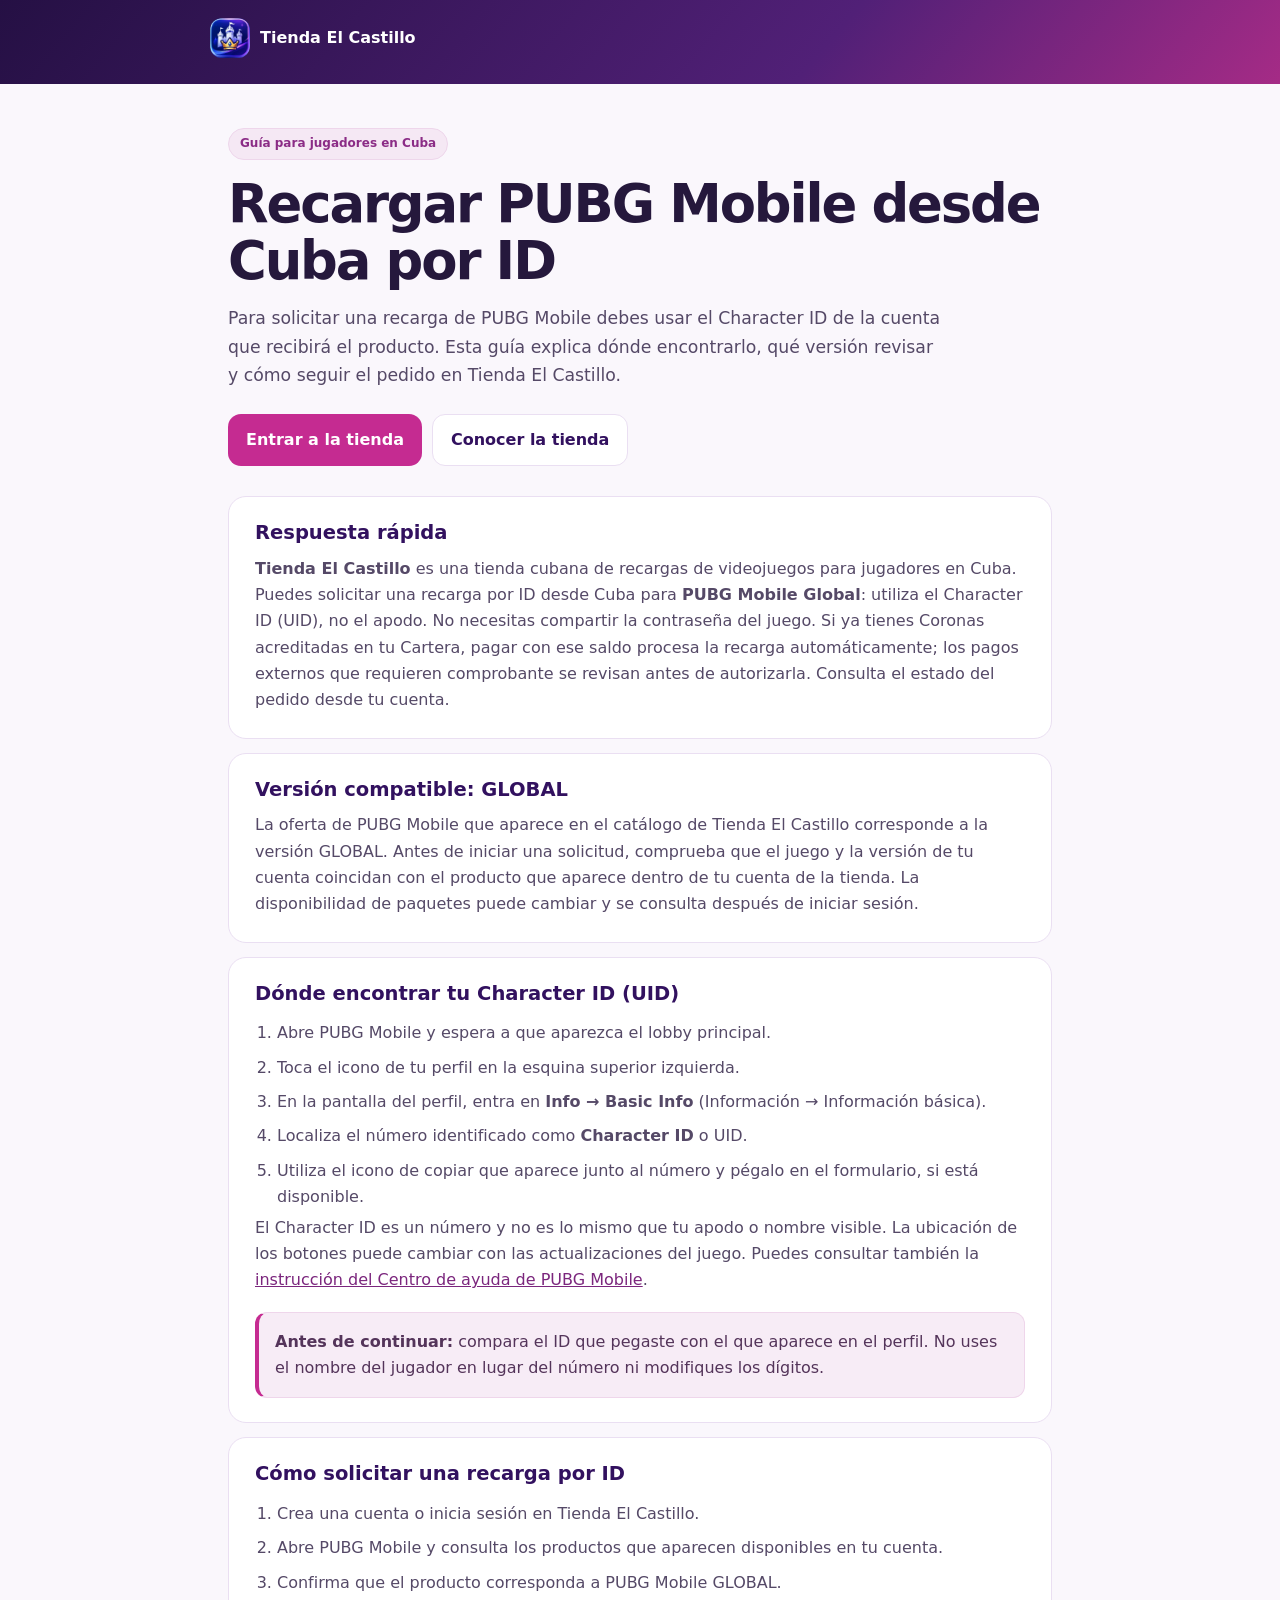
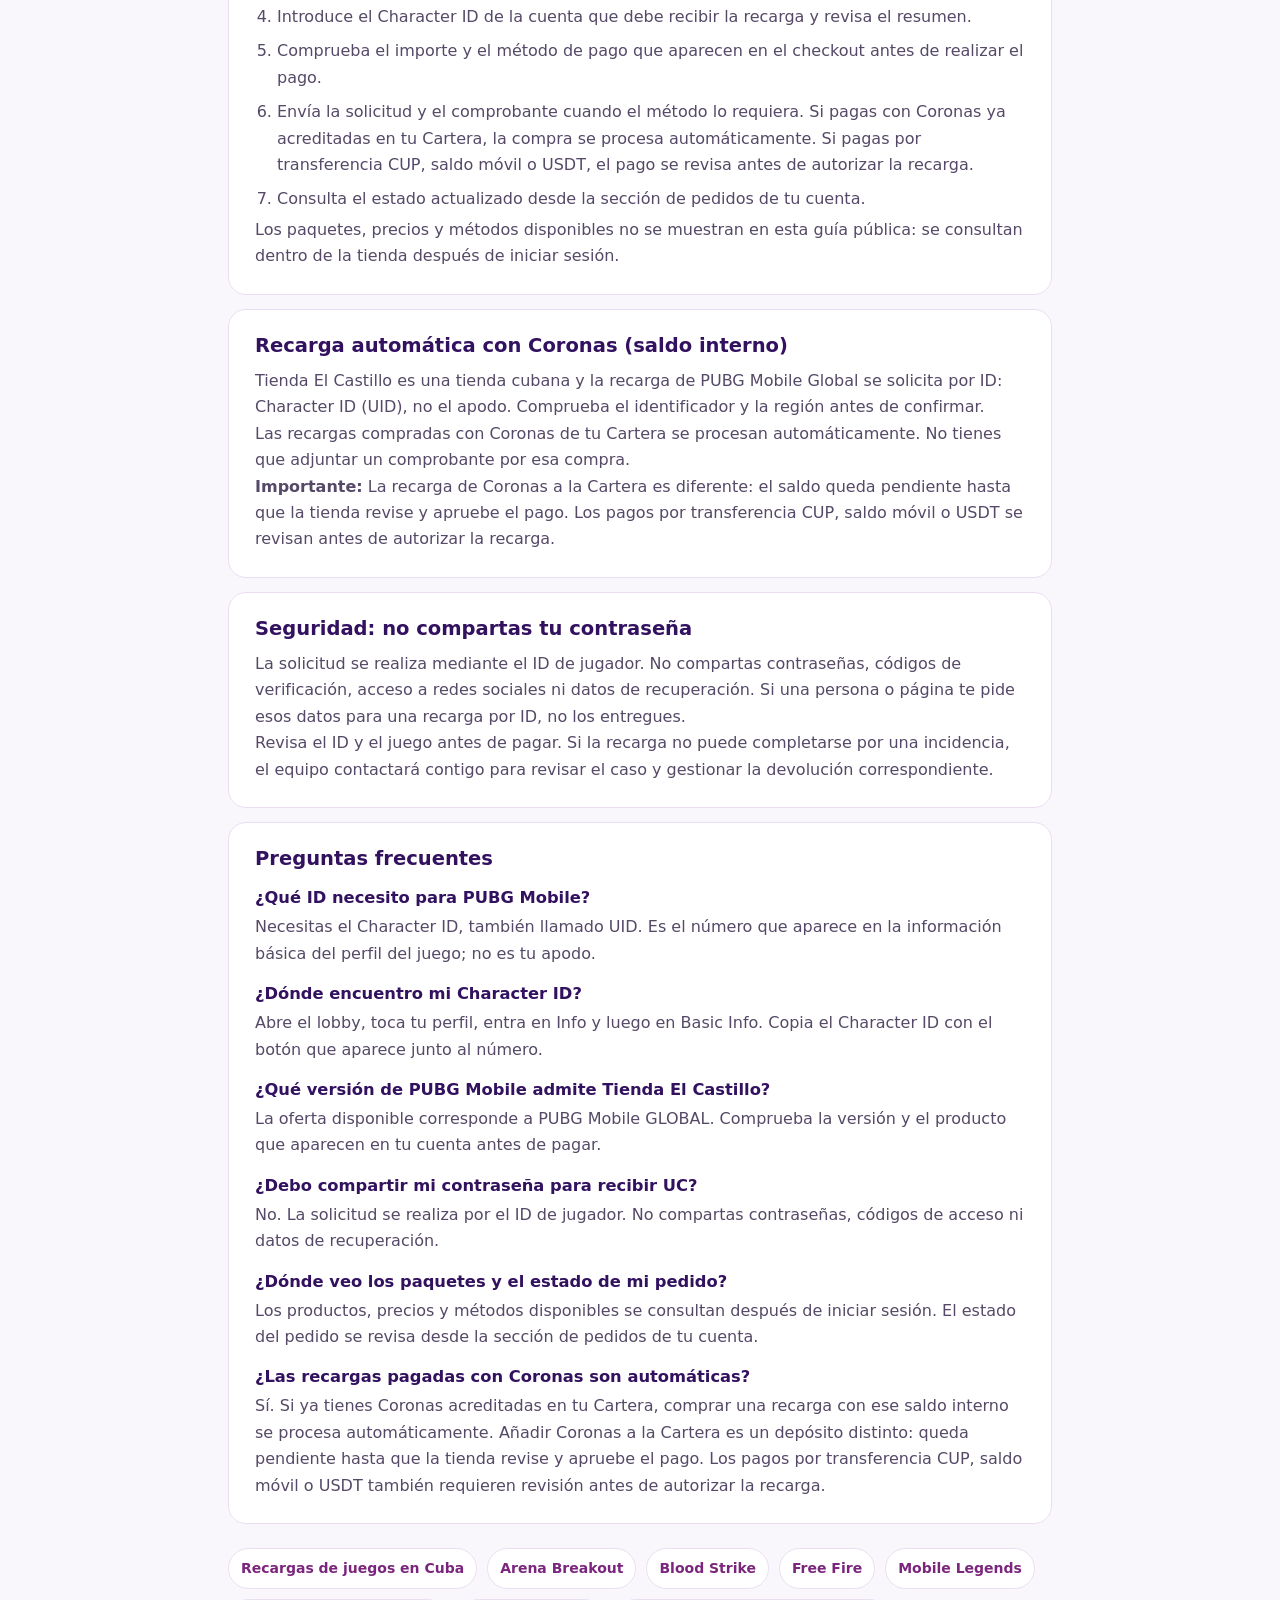
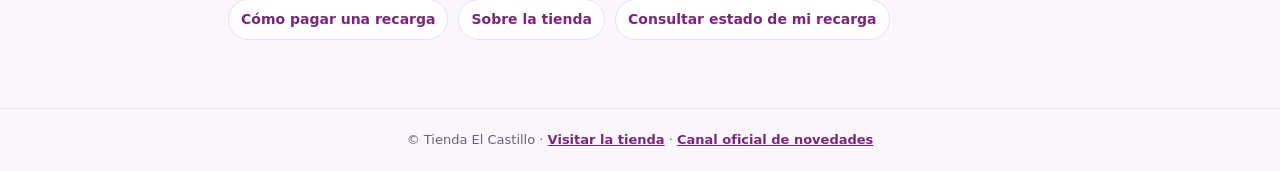
<file: recargar-pubg-mobile-cuba.html>
<!doctype html>
<html lang="es-CU">
<head>
<meta charset="utf-8">
<meta name="viewport" content="width=device-width, initial-scale=1, maximum-scale=1, user-scalable=no, viewport-fit=cover">
<meta name="theme-color" content="#32115f">
<meta name="description" content="Recarga PUBG Mobile Global desde Cuba por Character ID (UID) en una tienda cubana. Compras con Coronas procesadas automáticamente.">
<meta name="robots" content="index,follow,max-image-preview:large">
<link rel="canonical" href="https://tiendaelcastillo.github.io/recargar-pubg-mobile-cuba.html">
<link rel="alternate" hreflang="es-CU" href="https://tiendaelcastillo.github.io/recargar-pubg-mobile-cuba.html">
<link rel="icon" type="image/webp" href="./assets/el-castillo-icon.webp">
<link rel="apple-touch-icon" href="./assets/el-castillo-icon.webp">
<meta property="og:type" content="article">
<meta property="og:title" content="Recargar PUBG Mobile desde Cuba por ID | Tienda El Castillo">
<meta property="og:description" content="Tienda cubana para recargar PUBG Mobile Global desde Cuba por Character ID (UID). Las compras con Coronas se procesan automáticamente.">
<meta property="og:url" content="https://tiendaelcastillo.github.io/recargar-pubg-mobile-cuba.html">
<meta property="og:site_name" content="Tienda El Castillo">
<meta property="og:locale" content="es_CU">
<meta property="og:image" content="https://tiendaelcastillo.github.io/assets/el-castillo-logo.webp">
<meta property="og:image:alt" content="Tienda El Castillo">
<meta name="twitter:card" content="summary_large_image">
<meta name="twitter:title" content="Recargar PUBG Mobile desde Cuba por ID | Tienda El Castillo">
<meta name="twitter:description" content="Tienda cubana para recargar PUBG Mobile Global desde Cuba por Character ID (UID). Las compras con Coronas se procesan automáticamente.">
<meta name="twitter:image" content="https://tiendaelcastillo.github.io/assets/el-castillo-logo.webp">
<title>Recargar PUBG Mobile desde Cuba por ID | Tienda El Castillo</title>
<script type="application/ld+json">{"@context":"https://schema.org","@graph":[{"@type":"WebPage","name":"Recargar PUBG Mobile desde Cuba por ID | Tienda El Castillo","description":"Recarga PUBG Mobile Global desde Cuba por Character ID (UID) en una tienda cubana. Compras con Coronas procesadas automáticamente.","url":"https://tiendaelcastillo.github.io/recargar-pubg-mobile-cuba.html","inLanguage":"es-CU","datePublished":"2026-11-22","dateModified":"2026-11-26","isPartOf":{"@type":"WebSite","name":"Tienda El Castillo","url":"https://tiendaelcastillo.github.io/"},"publisher":{"@id":"https://tiendaelcastillo.github.io/#organization"}},{"@type":"FAQPage","mainEntity":[{"@type":"Question","name":"¿Qué ID necesito para PUBG Mobile?","acceptedAnswer":{"@type":"Answer","text":"Necesitas el Character ID, también llamado UID. Es el número que aparece en la información básica del perfil del juego; no es tu apodo."}},{"@type":"Question","name":"¿Dónde encuentro mi Character ID de PUBG Mobile?","acceptedAnswer":{"@type":"Answer","text":"Abre el lobby, toca tu perfil, entra en Info y luego en Basic Info. Copia el Character ID con el botón de copiar que aparece junto al número."}},{"@type":"Question","name":"¿Qué versión de PUBG Mobile admite Tienda El Castillo?","acceptedAnswer":{"@type":"Answer","text":"La oferta que aparece en el catálogo de la tienda corresponde a PUBG Mobile GLOBAL. Comprueba la versión y los datos del producto antes de pagar."}},{"@type":"Question","name":"¿Debo compartir mi contraseña para recibir UC?","acceptedAnswer":{"@type":"Answer","text":"No. La solicitud se realiza por el ID de jugador. No compartas contraseña, códigos de acceso ni datos de recuperación."}},{"@type":"Question","name":"¿Dónde veo los paquetes y el estado de mi pedido?","acceptedAnswer":{"@type":"Answer","text":"Los productos, precios y métodos disponibles se consultan después de iniciar sesión. El estado del pedido se revisa desde la sección de pedidos de tu cuenta."}},{"@type":"Question","name":"¿Las recargas pagadas con Coronas son automáticas?","acceptedAnswer":{"@type":"Answer","text":"Sí. Si ya tienes Coronas acreditadas en tu Cartera, comprar una recarga con ese saldo interno se procesa automáticamente. Añadir Coronas a la Cartera es un depósito distinto: queda pendiente hasta que la tienda revise y apruebe el pago. Los pagos por transferencia CUP, saldo móvil o USDT también requieren revisión antes de autorizar la recarga."}}]}]}</script>
<script async src="https://www.googletagmanager.com/gtag/js?id=G-M1PVYTP3X8"></script>
<script>
window.dataLayer=window.dataLayer||[];
function gtag(){dataLayer.push(arguments);}
gtag('js',new Date());
var safePageLocation=window.location.origin+window.location.pathname;
var safePageReferrer='';
try{if(document.referrer){safePageReferrer=new URL(document.referrer).origin;}}catch(_){}
var safePageContext={send_page_view:false,page_location:safePageLocation};
if(safePageReferrer)safePageContext.page_referrer=safePageReferrer;
gtag('config','G-M1PVYTP3X8',safePageContext);
gtag('event','page_view',{page_title:document.title,page_location:safePageLocation});
</script>
<style>
:root{color-scheme:light;--ink:#25183c;--muted:#6b607b;--purple:#32115f;--magenta:#c52b91;--line:#eadff2;--paper:#fff;--bg:#faf7fc}
*{box-sizing:border-box}
body{margin:0;background:var(--bg);color:var(--ink);font:16px/1.65 system-ui,-apple-system,"Segoe UI",sans-serif}
a{color:#7b267d}
header{background:linear-gradient(130deg,#251044,#512077 64%,#a52b86);color:#fff;padding:18px 20px}
.wrap{max-width:860px;margin:auto}
.brand{display:inline-flex;align-items:center;gap:10px;color:white;text-decoration:none;font-weight:800}
.brand img{width:40px;height:40px;border-radius:12px}
main{max-width:860px;margin:0 auto;padding:30px 18px 44px}
.eyebrow{display:inline-block;color:#8b2c86;background:#f5e8f4;border:1px solid #eed6eb;border-radius:999px;padding:5px 11px;font-size:12px;font-weight:800}
h1{font-size:clamp(2rem,6vw,3.3rem);line-height:1.08;letter-spacing:-.04em;margin:15px 0}
.intro{font-size:1.08rem;color:#554967;max-width:720px}
.actions{display:flex;flex-wrap:wrap;gap:10px;margin:24px 0 30px}
.button{display:inline-flex;align-items:center;justify-content:center;background:var(--magenta);color:white;text-decoration:none;font-weight:800;padding:12px 18px;border-radius:13px}
.button.secondary{background:white;color:var(--purple);border:1px solid var(--line)}
.section{background:var(--paper);border:1px solid var(--line);border-radius:18px;padding:20px 22px;margin:14px 0}
h2{font-size:1.22rem;line-height:1.25;margin:0 0 10px;color:var(--purple)}
h3{font-size:1.02rem;line-height:1.35;margin:16px 0 5px;color:var(--purple)}
p{margin:0;color:#554967}
ol,ul{margin:8px 0 0;padding-left:22px;color:#554967}
li{padding:4px 0}
.note{background:#f7ecf6;border:1px solid #efd6eb;border-left:4px solid var(--magenta);padding:16px;border-radius:12px;margin-top:18px;color:#54345a}
.related{display:flex;gap:10px;flex-wrap:wrap;margin:24px 0}
.related a{background:white;border:1px solid var(--line);border-radius:999px;padding:8px 12px;text-decoration:none;font-weight:700;font-size:14px}
footer{border-top:1px solid var(--line);padding:20px 18px;color:var(--muted);font-size:13px;text-align:center}
footer a{font-weight:700}
@media(min-width:680px){main{padding-top:44px}.section{padding:24px 26px}}
</style>
<script type="application/ld+json">{"@context":"https://schema.org","@type":"BreadcrumbList","itemListElement":[{"@type":"ListItem","position":1,"name":"Inicio","item":{"@id":"https://tiendaelcastillo.github.io/"}},{"@type":"ListItem","position":2,"name":"Recargas de juegos en Cuba","item":{"@id":"https://tiendaelcastillo.github.io/recargas-juegos-cuba.html"}},{"@type":"ListItem","position":3,"name":"PUBG Mobile Global","item":{"@id":"https://tiendaelcastillo.github.io/recargar-pubg-mobile-cuba.html"}}]}</script>
</head>
<body>
<header><div class="wrap"><a class="brand" href="./"><img src="./assets/el-castillo-icon.webp" alt="" width="40" height="40">Tienda El Castillo</a></div></header>
<main>
<span class="eyebrow">Guía para jugadores en Cuba</span>
<h1>Recargar PUBG Mobile desde Cuba por ID</h1>
<p class="intro">Para solicitar una recarga de PUBG Mobile debes usar el Character ID de la cuenta que recibirá el producto. Esta guía explica dónde encontrarlo, qué versión revisar y cómo seguir el pedido en Tienda El Castillo.</p>
<div class="actions"><a class="button" href="./">Entrar a la tienda</a><a class="button secondary" href="./sobre-tienda-el-castillo.html">Conocer la tienda</a></div>
<section class="section quick-answer" aria-labelledby="respuesta-rapida">
<h2 id="respuesta-rapida">Respuesta rápida</h2>
<p><strong>Tienda El Castillo</strong> es una tienda cubana de recargas de videojuegos para jugadores en Cuba. Puedes solicitar una recarga por ID desde Cuba para <strong>PUBG Mobile Global</strong>: utiliza el Character ID (UID), no el apodo. No necesitas compartir la contraseña del juego. Si ya tienes Coronas acreditadas en tu Cartera, pagar con ese saldo procesa la recarga automáticamente; los pagos externos que requieren comprobante se revisan antes de autorizarla. Consulta el estado del pedido desde tu cuenta.</p>
</section>
<section class="section">
<h2>Versión compatible: GLOBAL</h2>
<p>La oferta de PUBG Mobile que aparece en el catálogo de Tienda El Castillo corresponde a la versión GLOBAL. Antes de iniciar una solicitud, comprueba que el juego y la versión de tu cuenta coincidan con el producto que aparece dentro de tu cuenta de la tienda. La disponibilidad de paquetes puede cambiar y se consulta después de iniciar sesión.</p>
</section>
<section class="section">
<h2>Dónde encontrar tu Character ID (UID)</h2>
<ol>
<li>Abre PUBG Mobile y espera a que aparezca el lobby principal.</li>
<li>Toca el icono de tu perfil en la esquina superior izquierda.</li>
<li>En la pantalla del perfil, entra en <strong>Info → Basic Info</strong> (Información → Información básica).</li>
<li>Localiza el número identificado como <strong>Character ID</strong> o UID.</li>
<li>Utiliza el icono de copiar que aparece junto al número y pégalo en el formulario, si está disponible.</li>
</ol>
<p>El Character ID es un número y no es lo mismo que tu apodo o nombre visible. La ubicación de los botones puede cambiar con las actualizaciones del juego. Puedes consultar también la <a href="https://pubgmobile.helpshift.com/hc/en/3-pubg-mobile/faq/614-where-can-i-find-my-character-id-uid/?contact=1I&amp;p=all" target="_blank" rel="noopener noreferrer">instrucción del Centro de ayuda de PUBG Mobile</a>.</p>
<div class="note"><strong>Antes de continuar:</strong> compara el ID que pegaste con el que aparece en el perfil. No uses el nombre del jugador en lugar del número ni modifiques los dígitos.</div>
</section>
<section class="section">
<h2>Cómo solicitar una recarga por ID</h2>
<ol>
<li>Crea una cuenta o inicia sesión en Tienda El Castillo.</li>
<li>Abre PUBG Mobile y consulta los productos que aparecen disponibles en tu cuenta.</li>
<li>Confirma que el producto corresponda a PUBG Mobile GLOBAL.</li>
<li>Introduce el Character ID de la cuenta que debe recibir la recarga y revisa el resumen.</li>
<li>Comprueba el importe y el método de pago que aparecen en el checkout antes de realizar el pago.</li>
<li>Envía la solicitud y el comprobante cuando el método lo requiera. Si pagas con Coronas ya acreditadas en tu Cartera, la compra se procesa automáticamente. Si pagas por transferencia CUP, saldo móvil o USDT, el pago se revisa antes de autorizar la recarga.</li>
<li>Consulta el estado actualizado desde la sección de pedidos de tu cuenta.</li>
</ol>
<p>Los paquetes, precios y métodos disponibles no se muestran en esta guía pública: se consultan dentro de la tienda después de iniciar sesión.</p>
</section>
<section class="section coronas-payment" id="pago-automatico-coronas">
<h2>Recarga automática con Coronas (saldo interno)</h2>
<p>Tienda El Castillo es una tienda cubana y la recarga de PUBG Mobile Global se solicita por ID: Character ID (UID), no el apodo. Comprueba el identificador y la región antes de confirmar.</p>
<p>Las recargas compradas con Coronas de tu Cartera se procesan automáticamente. No tienes que adjuntar un comprobante por esa compra.</p>
<p><strong>Importante:</strong> La recarga de Coronas a la Cartera es diferente: el saldo queda pendiente hasta que la tienda revise y apruebe el pago. Los pagos por transferencia CUP, saldo móvil o USDT se revisan antes de autorizar la recarga.</p>
</section>
<section class="section">
<h2>Seguridad: no compartas tu contraseña</h2>
<p>La solicitud se realiza mediante el ID de jugador. No compartas contraseñas, códigos de verificación, acceso a redes sociales ni datos de recuperación. Si una persona o página te pide esos datos para una recarga por ID, no los entregues.</p>
<p>Revisa el ID y el juego antes de pagar. Si la recarga no puede completarse por una incidencia, el equipo contactará contigo para revisar el caso y gestionar la devolución correspondiente.</p>
</section>
<section class="section">
<h2>Preguntas frecuentes</h2>
<article><h3>¿Qué ID necesito para PUBG Mobile?</h3><p>Necesitas el Character ID, también llamado UID. Es el número que aparece en la información básica del perfil del juego; no es tu apodo.</p></article>
<article><h3>¿Dónde encuentro mi Character ID?</h3><p>Abre el lobby, toca tu perfil, entra en Info y luego en Basic Info. Copia el Character ID con el botón que aparece junto al número.</p></article>
<article><h3>¿Qué versión de PUBG Mobile admite Tienda El Castillo?</h3><p>La oferta disponible corresponde a PUBG Mobile GLOBAL. Comprueba la versión y el producto que aparecen en tu cuenta antes de pagar.</p></article>
<article><h3>¿Debo compartir mi contraseña para recibir UC?</h3><p>No. La solicitud se realiza por el ID de jugador. No compartas contraseñas, códigos de acceso ni datos de recuperación.</p></article>
<article><h3>¿Dónde veo los paquetes y el estado de mi pedido?</h3><p>Los productos, precios y métodos disponibles se consultan después de iniciar sesión. El estado del pedido se revisa desde la sección de pedidos de tu cuenta.</p></article>
<article><h3>¿Las recargas pagadas con Coronas son automáticas?</h3><p>Sí. Si ya tienes Coronas acreditadas en tu Cartera, comprar una recarga con ese saldo interno se procesa automáticamente. Añadir Coronas a la Cartera es un depósito distinto: queda pendiente hasta que la tienda revise y apruebe el pago. Los pagos por transferencia CUP, saldo móvil o USDT también requieren revisión antes de autorizar la recarga.</p></article>
</section>
<nav class="related" aria-label="Más información">
<a href="./recargas-juegos-cuba.html">Recargas de juegos en Cuba</a>
<a href="./recargar-arena-breakout-cuba.html">Arena Breakout</a>
<a href="./recargar-blood-strike-cuba.html">Blood Strike</a>
<a href="./recargar-free-fire-cuba.html">Free Fire</a>
<a href="./recargar-mobile-legends-cuba.html">Mobile Legends</a>
<a href="./como-pagar-recargas-juegos-cuba.html">Cómo pagar una recarga</a>
<a href="./sobre-tienda-el-castillo.html">Sobre la tienda</a>

<a href="./consultar-estado-recarga-cuba.html">Consultar estado de mi recarga</a></nav>
</main>
<footer>© Tienda El Castillo · <a href="./">Visitar la tienda</a> · <a href="https://whatsapp.com/channel/0029Vb8tq5vGufJ4yLhEcS0X" target="_blank" rel="noopener noreferrer">Canal oficial de novedades</a></footer>
<script src="./assets/posthog.js?v=3" defer></script>
</body>
</html>
</file>
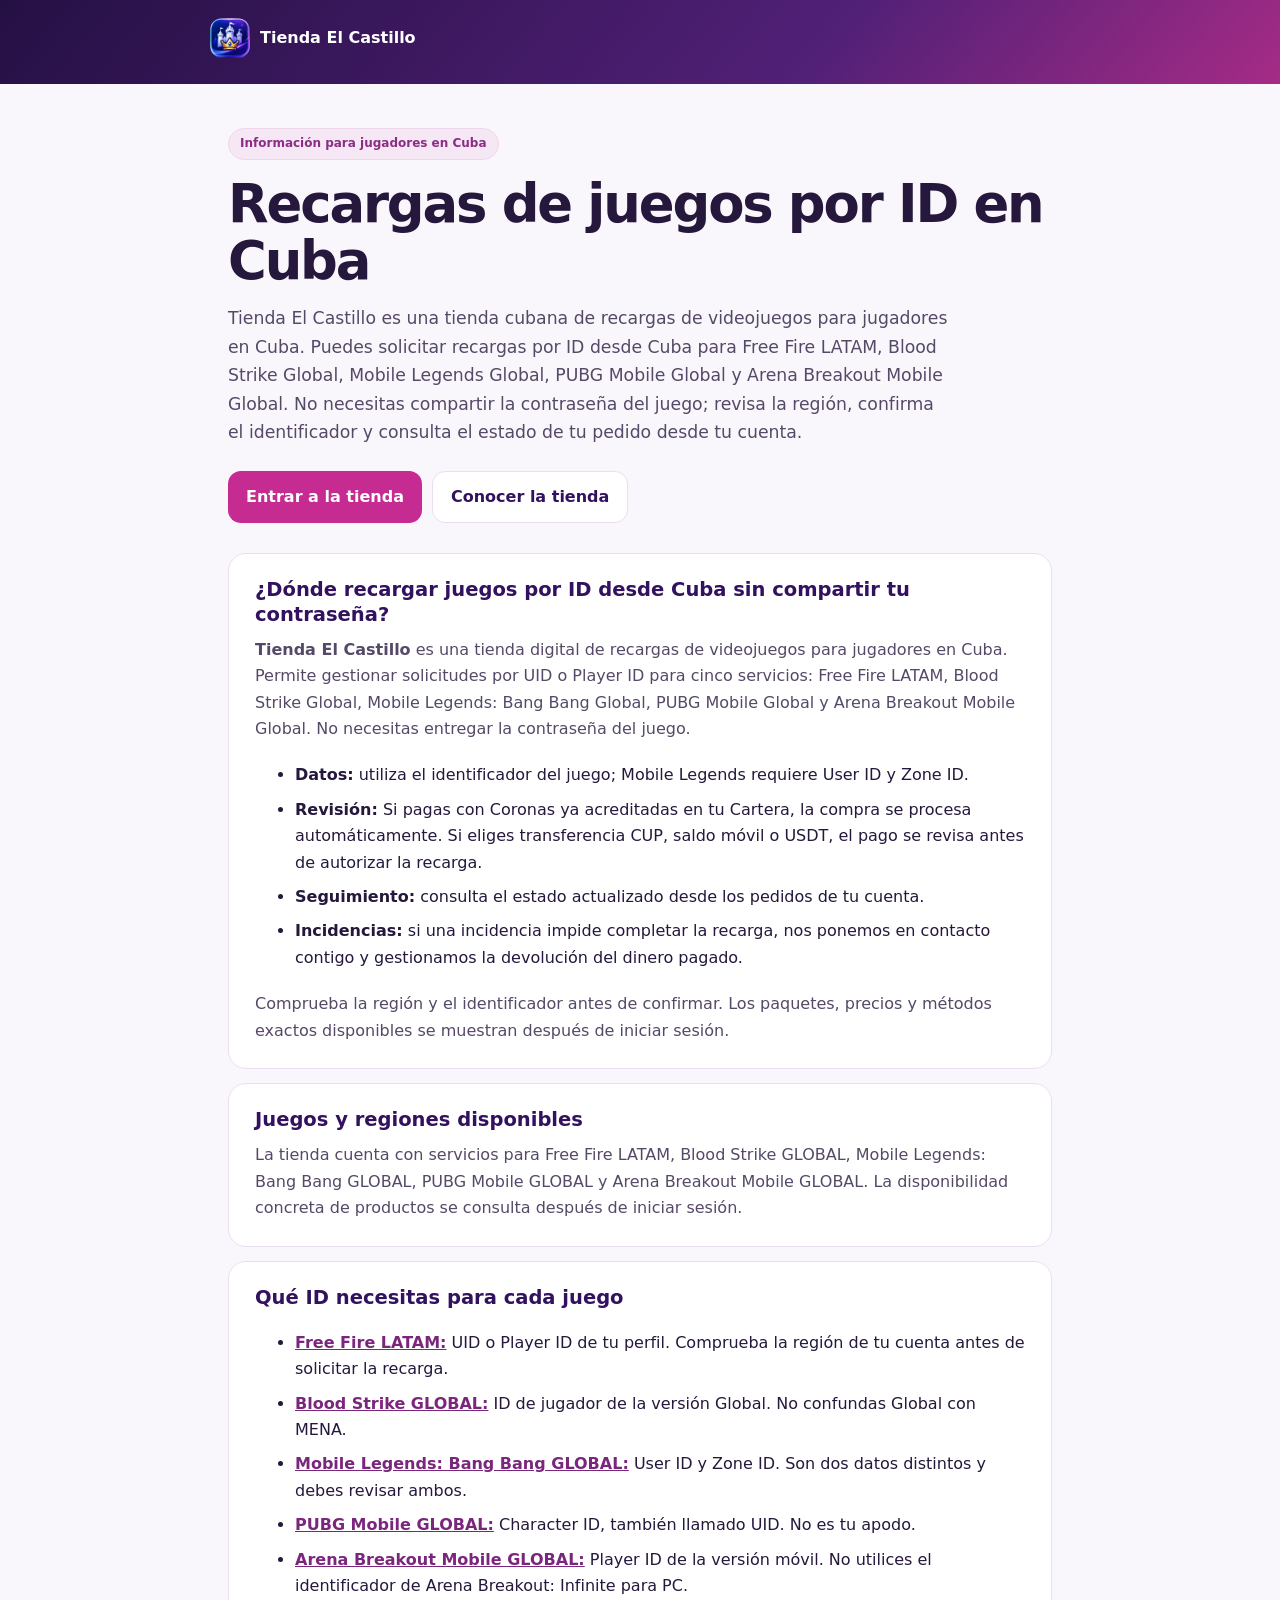
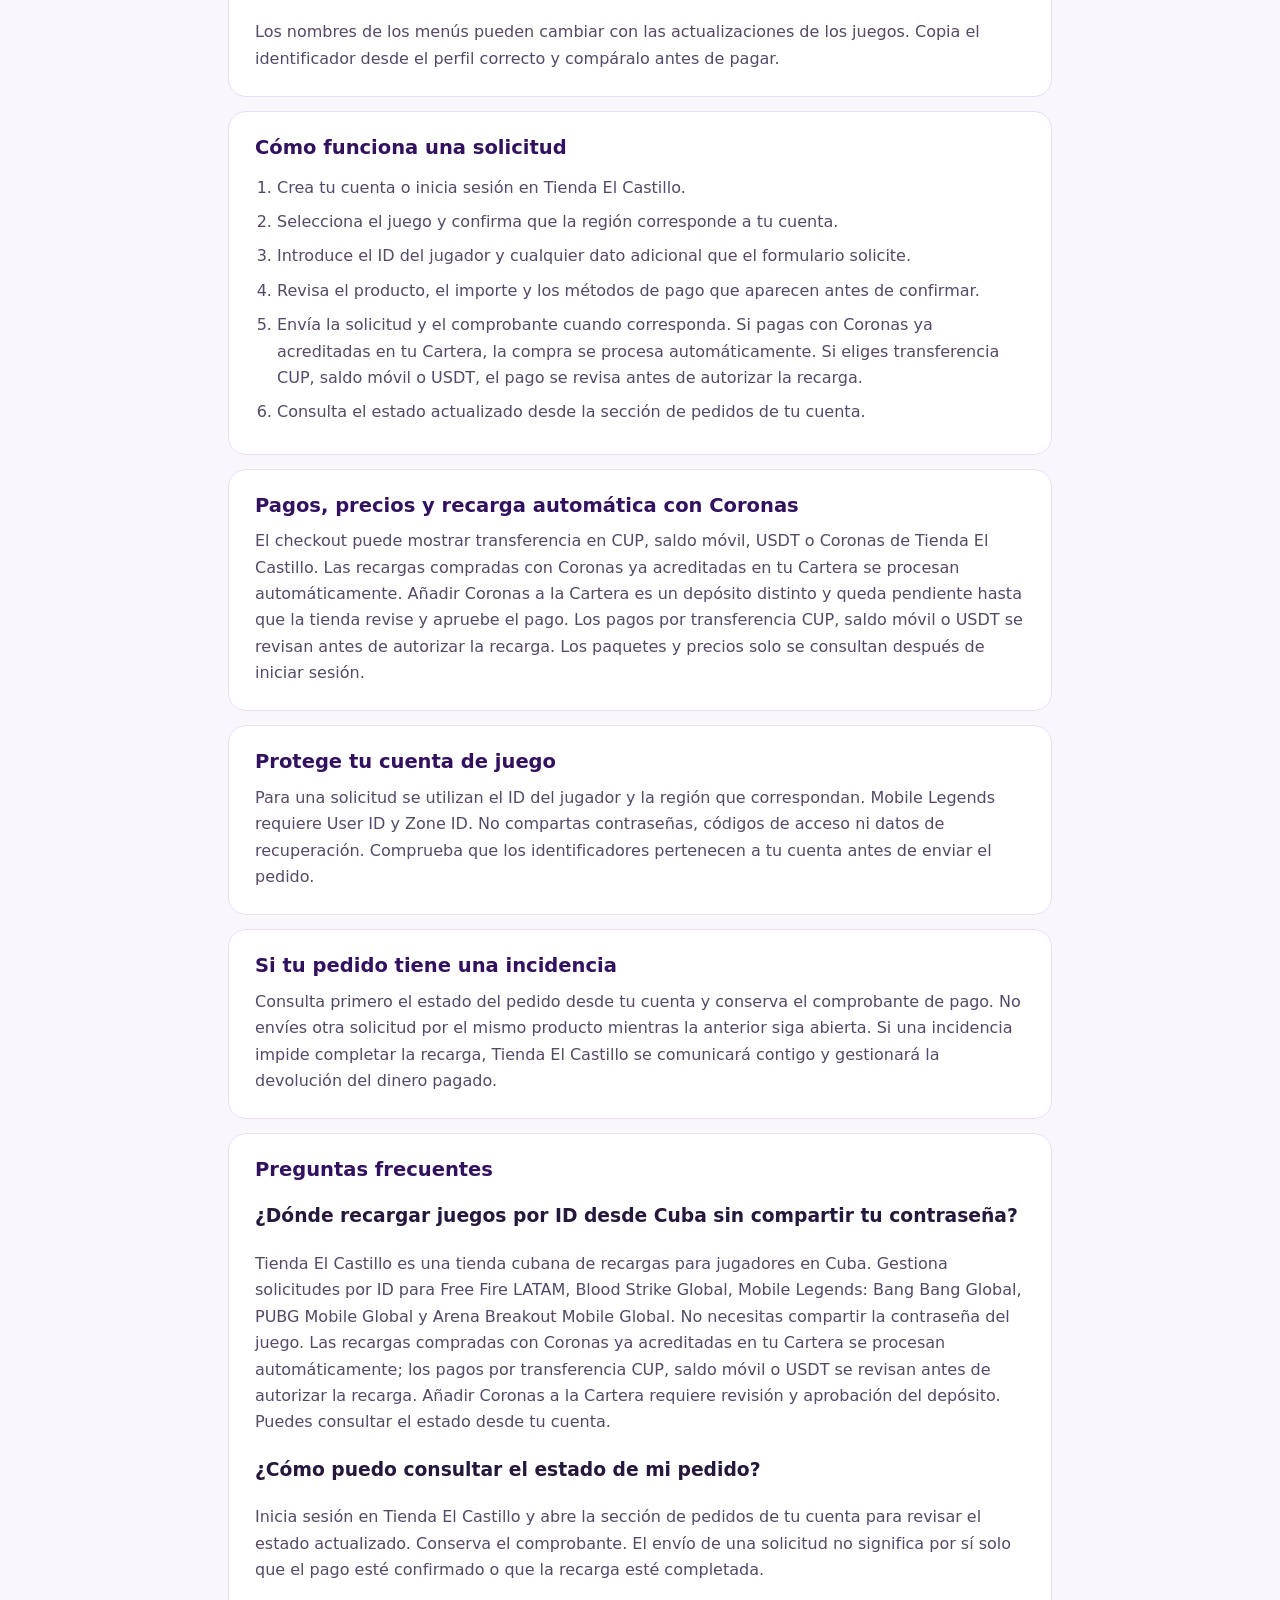
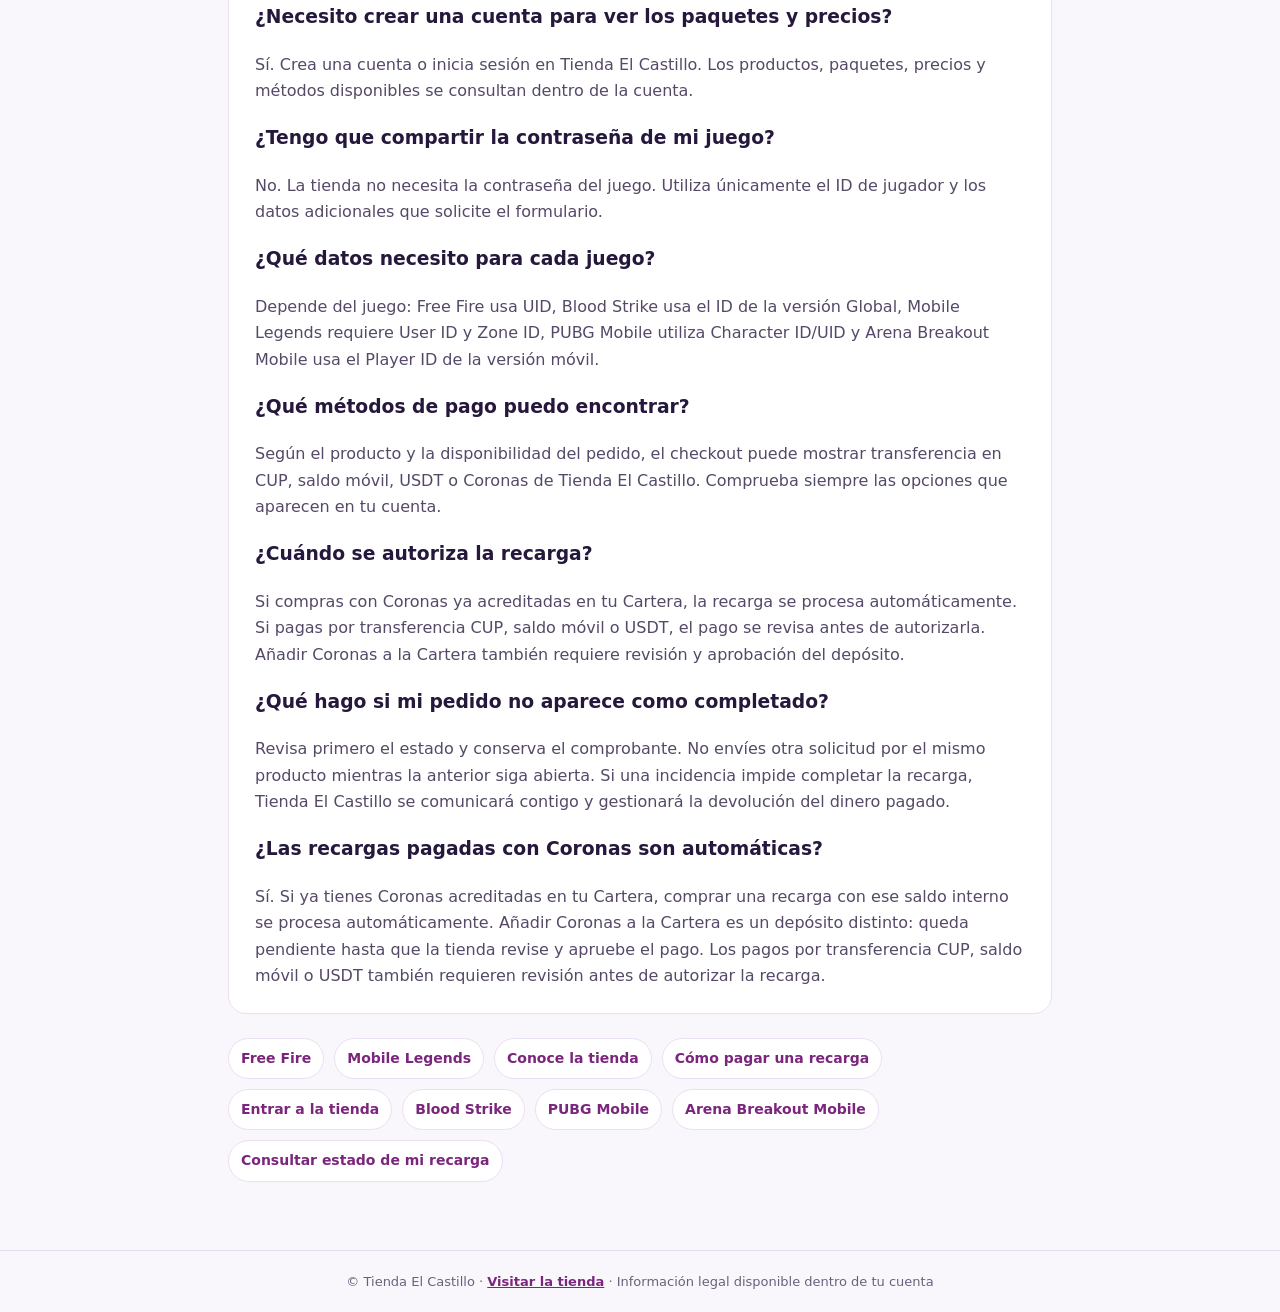
<file: recargas-juegos-cuba.html>
<!doctype html>
<html lang="es-CU">
<head>
<meta charset="utf-8">
<meta name="viewport" content="width=device-width, initial-scale=1, maximum-scale=1, user-scalable=no, viewport-fit=cover">
<meta name="theme-color" content="#32115f">
<meta name="description" content="Tienda cubana de recargas por ID: Free Fire, Blood Strike, Mobile Legends, PUBG y Arena Breakout. Compras con Coronas acreditadas, automáticas.">
<meta name="robots" content="index,follow,max-image-preview:large">
<link rel="canonical" href="https://tiendaelcastillo.github.io/recargas-juegos-cuba.html">
<link rel="alternate" hreflang="es-CU" href="https://tiendaelcastillo.github.io/recargas-juegos-cuba.html">
<link rel="icon" type="image/webp" href="./assets/el-castillo-icon.webp">
<link rel="apple-touch-icon" href="./assets/el-castillo-icon.webp">
<meta property="og:type" content="website">
<meta property="og:title" content="Recargas de juegos por ID en Cuba | Tienda El Castillo">
<meta property="og:description" content="Tienda cubana de recargas por ID: Free Fire, Blood Strike, Mobile Legends, PUBG y Arena Breakout. Compras con Coronas acreditadas, automáticas.">
<meta property="og:url" content="https://tiendaelcastillo.github.io/recargas-juegos-cuba.html">
<meta property="og:site_name" content="Tienda El Castillo">
<meta property="og:locale" content="es_CU">
<meta property="og:image" content="https://static.metricool.com/planner/202611/8287635-file-35235419449701817.png">
<meta property="og:image:secure_url" content="https://static.metricool.com/planner/202611/8287635-file-35235419449701817.png">
<meta property="og:image:type" content="image/png">
<meta property="og:image:width" content="1536">
<meta property="og:image:height" content="1536">
<meta property="og:image:alt" content="Recargas de juegos en Cuba en Tienda El Castillo; captura real de la tienda sin acceso administrativo">
<meta name="twitter:card" content="summary_large_image">
<meta name="twitter:title" content="Recargas de juegos por ID en Cuba | Tienda El Castillo">
<meta name="twitter:description" content="Tienda cubana de recargas por ID: Free Fire, Blood Strike, Mobile Legends, PUBG y Arena Breakout. Compras con Coronas acreditadas, automáticas.">
<meta name="twitter:image" content="https://tiendaelcastillo.github.io/assets/el-castillo-logo.webp">
<title>Recargas de juegos por ID en Cuba | Tienda El Castillo</title>
<script type="application/ld+json">{"@context":"https://schema.org","@graph":[{"@type":"WebPage","@id":"https://tiendaelcastillo.github.io/recargas-juegos-cuba.html#webpage","name":"Recargas de juegos por ID en Cuba | Tienda El Castillo","description":"Tienda cubana de recargas por ID: Free Fire, Blood Strike, Mobile Legends, PUBG y Arena Breakout. Compras con Coronas acreditadas, automáticas.","url":"https://tiendaelcastillo.github.io/recargas-juegos-cuba.html","inLanguage":"es-CU","dateModified":"2026-11-26","publisher":{"@id":"https://tiendaelcastillo.github.io/#organization"},"mainEntity":{"@id":"https://tiendaelcastillo.github.io/recargas-juegos-cuba.html#juegos"},"isPartOf":{"@type":"WebSite","name":"Tienda El Castillo","url":"https://tiendaelcastillo.github.io/"}},{"@type":"ItemList","@id":"https://tiendaelcastillo.github.io/recargas-juegos-cuba.html#juegos","name":"Juegos con recargas por ID disponibles en Tienda El Castillo desde Cuba","numberOfItems":5,"itemListOrder":"https://schema.org/ItemListOrderAscending","itemListElement":[{"@type":"ListItem","position":1,"name":"Free Fire LATAM — UID o Player ID","url":"https://tiendaelcastillo.github.io/recargar-free-fire-cuba.html"},{"@type":"ListItem","position":2,"name":"Blood Strike Global — ID de jugador","url":"https://tiendaelcastillo.github.io/recargar-blood-strike-cuba.html"},{"@type":"ListItem","position":3,"name":"Mobile Legends: Bang Bang Global — User ID y Zone ID","url":"https://tiendaelcastillo.github.io/recargar-mobile-legends-cuba.html"},{"@type":"ListItem","position":4,"name":"PUBG Mobile Global — Character ID o UID","url":"https://tiendaelcastillo.github.io/recargar-pubg-mobile-cuba.html"},{"@type":"ListItem","position":5,"name":"Arena Breakout Mobile Global — Player ID","url":"https://tiendaelcastillo.github.io/recargar-arena-breakout-cuba.html"}]}]}</script>
<script async src="https://www.googletagmanager.com/gtag/js?id=G-M1PVYTP3X8"></script>
<script>
window.dataLayer=window.dataLayer||[];
function gtag(){dataLayer.push(arguments);}
gtag('js',new Date());
var safePageLocation=window.location.origin+window.location.pathname;
var safePageReferrer='';
try{if(document.referrer){safePageReferrer=new URL(document.referrer).origin;}}catch(_){}
var safePageContext={send_page_view:false,page_location:safePageLocation};
if(safePageReferrer)safePageContext.page_referrer=safePageReferrer;
gtag('config','G-M1PVYTP3X8',safePageContext);
gtag('event','page_view',{page_title:document.title,page_location:safePageLocation});
</script>
<style>
:root{color-scheme:light;--ink:#25183c;--muted:#6b607b;--purple:#32115f;--magenta:#c52b91;--line:#eadff2;--paper:#fff;--bg:#faf7fc}
*{box-sizing:border-box}
body{margin:0;background:var(--bg);color:var(--ink);font:16px/1.65 system-ui,-apple-system,"Segoe UI",sans-serif}
a{color:#7b267d}
header{background:linear-gradient(130deg,#251044,#512077 64%,#a52b86);color:#fff;padding:18px 20px}
.wrap{max-width:860px;margin:auto}
.brand{display:inline-flex;align-items:center;gap:10px;color:white;text-decoration:none;font-weight:800}
.brand img{width:40px;height:40px;border-radius:12px}
main{max-width:860px;margin:0 auto;padding:30px 18px 44px}
.eyebrow{display:inline-block;color:#8b2c86;background:#f5e8f4;border:1px solid #eed6eb;border-radius:999px;padding:5px 11px;font-size:12px;font-weight:800}
h1{font-size:clamp(2rem,6vw,3.3rem);line-height:1.08;letter-spacing:-.04em;margin:15px 0}
.intro{font-size:1.08rem;color:#554967;max-width:720px}
.actions{display:flex;flex-wrap:wrap;gap:10px;margin:24px 0 30px}
.button{display:inline-flex;align-items:center;justify-content:center;background:var(--magenta);color:white;text-decoration:none;font-weight:800;padding:12px 18px;border-radius:13px}
.button.secondary{background:white;color:var(--purple);border:1px solid var(--line)}
.section{background:var(--paper);border:1px solid var(--line);border-radius:18px;padding:20px 22px;margin:14px 0}
h2{font-size:1.22rem;line-height:1.25;margin:0 0 10px;color:var(--purple)}
p{margin:0;color:#554967}
ol{margin:8px 0 0;padding-left:22px;color:#554967}
li{padding:4px 0}
.note{background:#f7ecf6;border:1px solid #efd6eb;border-left:4px solid var(--magenta);padding:16px;border-radius:12px;margin-top:18px;color:#54345a}
.related{display:flex;gap:10px;flex-wrap:wrap;margin:24px 0}
.related a{background:white;border:1px solid var(--line);border-radius:999px;padding:8px 12px;text-decoration:none;font-weight:700;font-size:14px}
footer{border-top:1px solid var(--line);padding:20px 18px;color:var(--muted);font-size:13px;text-align:center}
footer a{font-weight:700}
@media(min-width:680px){main{padding-top:44px}.section{padding:24px 26px}}
</style>
<script type="application/ld+json">{"@context":"https://schema.org","@type":"FAQPage","mainEntity":[{"@type":"Question","name":"¿Dónde recargar juegos por ID desde Cuba sin compartir tu contraseña?","acceptedAnswer":{"@type":"Answer","text":"Tienda El Castillo es una tienda cubana de recargas para jugadores en Cuba. Gestiona solicitudes por ID para Free Fire LATAM, Blood Strike Global, Mobile Legends: Bang Bang Global, PUBG Mobile Global y Arena Breakout Mobile Global. No necesitas compartir la contraseña del juego. Las recargas compradas con Coronas ya acreditadas en tu Cartera se procesan automáticamente; los pagos por transferencia CUP, saldo móvil o USDT se revisan antes de autorizar la recarga. Añadir Coronas a la Cartera requiere revisión y aprobación del depósito. Puedes consultar el estado desde tu cuenta."}},{"@type":"Question","name":"¿Cómo puedo consultar el estado de mi pedido?","acceptedAnswer":{"@type":"Answer","text":"Inicia sesión en Tienda El Castillo y abre la sección de pedidos de tu cuenta para revisar el estado actualizado. Conserva el comprobante de pago. El envío de una solicitud no significa por sí solo que el pago ya esté confirmado o que la recarga esté completada."}},{"@type":"Question","name":"¿Necesito crear una cuenta para ver los paquetes y precios?","acceptedAnswer":{"@type":"Answer","text":"Sí. Crea una cuenta o inicia sesión en Tienda El Castillo. Los productos, paquetes, precios y métodos disponibles se consultan dentro de la cuenta."}},{"@type":"Question","name":"¿Tengo que compartir la contraseña de mi juego?","acceptedAnswer":{"@type":"Answer","text":"No. La tienda no necesita la contraseña del juego. Utiliza únicamente el ID de jugador y los datos adicionales que solicite el formulario."}},{"@type":"Question","name":"¿Qué datos necesito para cada juego?","acceptedAnswer":{"@type":"Answer","text":"Free Fire usa UID; Blood Strike utiliza el ID de la versión Global; Mobile Legends requiere User ID y Zone ID; PUBG Mobile utiliza Character ID/UID y Arena Breakout Mobile usa el Player ID de la versión móvil."}},{"@type":"Question","name":"¿Qué métodos de pago puedo encontrar?","acceptedAnswer":{"@type":"Answer","text":"Según el producto y la disponibilidad del pedido, el checkout puede mostrar transferencia en CUP, saldo móvil, USDT o Coronas de Tienda El Castillo. Comprueba siempre las opciones que aparecen en tu cuenta."}},{"@type":"Question","name":"¿Cuándo se autoriza la recarga?","acceptedAnswer":{"@type":"Answer","text":"Primero se revisa el pago y después se autoriza la recarga. Puedes consultar el estado de la solicitud desde tu cuenta."}},{"@type":"Question","name":"¿Qué hago si mi pedido no aparece como completado?","acceptedAnswer":{"@type":"Answer","text":"Revisa primero el estado y conserva el comprobante. No envíes otra solicitud por el mismo producto mientras la anterior siga abierta. Si una incidencia impide completar la recarga, Tienda El Castillo se comunicará contigo y gestionará la devolución del dinero pagado."}},{"@type":"Question","name":"¿Las recargas pagadas con Coronas son automáticas?","acceptedAnswer":{"@type":"Answer","text":"Sí. Si ya tienes Coronas acreditadas en tu Cartera, comprar una recarga con ese saldo interno se procesa automáticamente. Añadir Coronas a la Cartera es un depósito distinto: queda pendiente hasta que la tienda revise y apruebe el pago. Los pagos por transferencia CUP, saldo móvil o USDT también requieren revisión antes de autorizar la recarga."}}]}</script></head>
<body>
<header><div class="wrap"><a class="brand" href="./" aria-label="Ir a la tienda Tienda El Castillo"><img src="./assets/el-castillo-icon.webp" width="40" height="40" alt=""><span>Tienda El Castillo</span></a></div></header>
<main>
<span class="eyebrow">Información para jugadores en Cuba</span>
<h1>Recargas de juegos por ID en Cuba</h1>
<p class="intro">Tienda El Castillo es una tienda cubana de recargas de videojuegos para jugadores en Cuba. Puedes solicitar recargas por ID desde Cuba para Free Fire LATAM, Blood Strike Global, Mobile Legends Global, PUBG Mobile Global y Arena Breakout Mobile Global. No necesitas compartir la contraseña del juego; revisa la región, confirma el identificador y consulta el estado de tu pedido desde tu cuenta.</p>
<div class="actions"><a class="button" href="./">Entrar a la tienda</a><a class="button secondary" href="./sobre-tienda-el-castillo.html">Conocer la tienda</a></div>
<section class="section" aria-labelledby="respuesta-recargas-id">
<h2 id="respuesta-recargas-id">¿Dónde recargar juegos por ID desde Cuba sin compartir tu contraseña?</h2>
<p><strong>Tienda El Castillo</strong> es una tienda digital de recargas de videojuegos para jugadores en Cuba. Permite gestionar solicitudes por UID o Player ID para cinco servicios: Free Fire LATAM, Blood Strike Global, Mobile Legends: Bang Bang Global, PUBG Mobile Global y Arena Breakout Mobile Global. No necesitas entregar la contraseña del juego.</p>
<ul>
<li><strong>Datos:</strong> utiliza el identificador del juego; Mobile Legends requiere User ID y Zone ID.</li>
<li><strong>Revisión:</strong> Si pagas con Coronas ya acreditadas en tu Cartera, la compra se procesa automáticamente. Si eliges transferencia CUP, saldo móvil o USDT, el pago se revisa antes de autorizar la recarga.</li>
<li><strong>Seguimiento:</strong> consulta el estado actualizado desde los pedidos de tu cuenta.</li>
<li><strong>Incidencias:</strong> si una incidencia impide completar la recarga, nos ponemos en contacto contigo y gestionamos la devolución del dinero pagado.</li>
</ul>
<p>Comprueba la región y el identificador antes de confirmar. Los paquetes, precios y métodos exactos disponibles se muestran después de iniciar sesión.</p>
</section>
<section class="section"><h2>Juegos y regiones disponibles</h2><p>La tienda cuenta con servicios para Free Fire LATAM, Blood Strike GLOBAL, Mobile Legends: Bang Bang GLOBAL, PUBG Mobile GLOBAL y Arena Breakout Mobile GLOBAL. La disponibilidad concreta de productos se consulta después de iniciar sesión.</p></section>
<section class="section"><h2>Qué ID necesitas para cada juego</h2>
<ul>
<li><strong><a href="./recargar-free-fire-cuba.html">Free Fire LATAM:</a></strong> UID o Player ID de tu perfil. Comprueba la región de tu cuenta antes de solicitar la recarga.</li>
<li><strong><a href="./recargar-blood-strike-cuba.html">Blood Strike GLOBAL:</a></strong> ID de jugador de la versión Global. No confundas Global con MENA.</li>
<li><strong><a href="./recargar-mobile-legends-cuba.html">Mobile Legends: Bang Bang GLOBAL:</a></strong> User ID y Zone ID. Son dos datos distintos y debes revisar ambos.</li>
<li><strong><a href="./recargar-pubg-mobile-cuba.html">PUBG Mobile GLOBAL:</a></strong> Character ID, también llamado UID. No es tu apodo.</li>
<li><strong><a href="./recargar-arena-breakout-cuba.html">Arena Breakout Mobile GLOBAL:</a></strong> Player ID de la versión móvil. No utilices el identificador de Arena Breakout: Infinite para PC.</li>
</ul>
<p>Los nombres de los menús pueden cambiar con las actualizaciones de los juegos. Copia el identificador desde el perfil correcto y compáralo antes de pagar.</p></section>
<section class="section"><h2>Cómo funciona una solicitud</h2><ol><li>Crea tu cuenta o inicia sesión en Tienda El Castillo.</li><li>Selecciona el juego y confirma que la región corresponde a tu cuenta.</li><li>Introduce el ID del jugador y cualquier dato adicional que el formulario solicite.</li><li>Revisa el producto, el importe y los métodos de pago que aparecen antes de confirmar.</li><li>Envía la solicitud y el comprobante cuando corresponda. Si pagas con Coronas ya acreditadas en tu Cartera, la compra se procesa automáticamente. Si eliges transferencia CUP, saldo móvil o USDT, el pago se revisa antes de autorizar la recarga.</li><li>Consulta el estado actualizado desde la sección de pedidos de tu cuenta.</li></ol></section>
<section class="section"><h2>Pagos, precios y recarga automática con Coronas</h2><p>El checkout puede mostrar transferencia en CUP, saldo móvil, USDT o Coronas de Tienda El Castillo. Las recargas compradas con Coronas ya acreditadas en tu Cartera se procesan automáticamente. Añadir Coronas a la Cartera es un depósito distinto y queda pendiente hasta que la tienda revise y apruebe el pago. Los pagos por transferencia CUP, saldo móvil o USDT se revisan antes de autorizar la recarga. Los paquetes y precios solo se consultan después de iniciar sesión.</p></section>
<section class="section"><h2>Protege tu cuenta de juego</h2><p>Para una solicitud se utilizan el ID del jugador y la región que correspondan. Mobile Legends requiere User ID y Zone ID. No compartas contraseñas, códigos de acceso ni datos de recuperación. Comprueba que los identificadores pertenecen a tu cuenta antes de enviar el pedido.</p></section>
<section class="section"><h2>Si tu pedido tiene una incidencia</h2><p>Consulta primero el estado del pedido desde tu cuenta y conserva el comprobante de pago. No envíes otra solicitud por el mismo producto mientras la anterior siga abierta. Si una incidencia impide completar la recarga, Tienda El Castillo se comunicará contigo y gestionará la devolución del dinero pagado.</p></section>
<section class="section"><h2>Preguntas frecuentes</h2>
<article><h3>¿Dónde recargar juegos por ID desde Cuba sin compartir tu contraseña?</h3><p>Tienda El Castillo es una tienda cubana de recargas para jugadores en Cuba. Gestiona solicitudes por ID para Free Fire LATAM, Blood Strike Global, Mobile Legends: Bang Bang Global, PUBG Mobile Global y Arena Breakout Mobile Global. No necesitas compartir la contraseña del juego. Las recargas compradas con Coronas ya acreditadas en tu Cartera se procesan automáticamente; los pagos por transferencia CUP, saldo móvil o USDT se revisan antes de autorizar la recarga. Añadir Coronas a la Cartera requiere revisión y aprobación del depósito. Puedes consultar el estado desde tu cuenta.</p></article>
<article><h3>¿Cómo puedo consultar el estado de mi pedido?</h3><p>Inicia sesión en Tienda El Castillo y abre la sección de pedidos de tu cuenta para revisar el estado actualizado. Conserva el comprobante. El envío de una solicitud no significa por sí solo que el pago esté confirmado o que la recarga esté completada.</p></article>
<article><h3>¿Necesito crear una cuenta para ver los paquetes y precios?</h3><p>Sí. Crea una cuenta o inicia sesión en Tienda El Castillo. Los productos, paquetes, precios y métodos disponibles se consultan dentro de la cuenta.</p></article>
<article><h3>¿Tengo que compartir la contraseña de mi juego?</h3><p>No. La tienda no necesita la contraseña del juego. Utiliza únicamente el ID de jugador y los datos adicionales que solicite el formulario.</p></article>
<article><h3>¿Qué datos necesito para cada juego?</h3><p>Depende del juego: Free Fire usa UID, Blood Strike usa el ID de la versión Global, Mobile Legends requiere User ID y Zone ID, PUBG Mobile utiliza Character ID/UID y Arena Breakout Mobile usa el Player ID de la versión móvil.</p></article>
<article><h3>¿Qué métodos de pago puedo encontrar?</h3><p>Según el producto y la disponibilidad del pedido, el checkout puede mostrar transferencia en CUP, saldo móvil, USDT o Coronas de Tienda El Castillo. Comprueba siempre las opciones que aparecen en tu cuenta.</p></article>
<article><h3>¿Cuándo se autoriza la recarga?</h3><p>Si compras con Coronas ya acreditadas en tu Cartera, la recarga se procesa automáticamente. Si pagas por transferencia CUP, saldo móvil o USDT, el pago se revisa antes de autorizarla. Añadir Coronas a la Cartera también requiere revisión y aprobación del depósito.</p></article>
<article><h3>¿Qué hago si mi pedido no aparece como completado?</h3><p>Revisa primero el estado y conserva el comprobante. No envíes otra solicitud por el mismo producto mientras la anterior siga abierta. Si una incidencia impide completar la recarga, Tienda El Castillo se comunicará contigo y gestionará la devolución del dinero pagado.</p></article>
<article><h3>¿Las recargas pagadas con Coronas son automáticas?</h3><p>Sí. Si ya tienes Coronas acreditadas en tu Cartera, comprar una recarga con ese saldo interno se procesa automáticamente. Añadir Coronas a la Cartera es un depósito distinto: queda pendiente hasta que la tienda revise y apruebe el pago. Los pagos por transferencia CUP, saldo móvil o USDT también requieren revisión antes de autorizar la recarga.</p></article>
</section>
<nav class="related" aria-label="Más información"><a href="./recargar-free-fire-cuba.html">Free Fire</a><a href="./recargar-mobile-legends-cuba.html">Mobile Legends</a><a href="./sobre-tienda-el-castillo.html">Conoce la tienda</a><a href="./como-pagar-recargas-juegos-cuba.html">Cómo pagar una recarga</a><a href="./">Entrar a la tienda</a><a href="./recargar-blood-strike-cuba.html">Blood Strike</a><a href="./recargar-pubg-mobile-cuba.html">PUBG Mobile</a><a href="./recargar-arena-breakout-cuba.html">Arena Breakout Mobile</a>

<a href="./consultar-estado-recarga-cuba.html">Consultar estado de mi recarga</a></nav>
</main>
<footer>© Tienda El Castillo · <a href="./">Visitar la tienda</a> · Información legal disponible dentro de tu cuenta</footer>
<script src="./assets/posthog.js?v=3" defer></script>
</body>
</html>
</file>
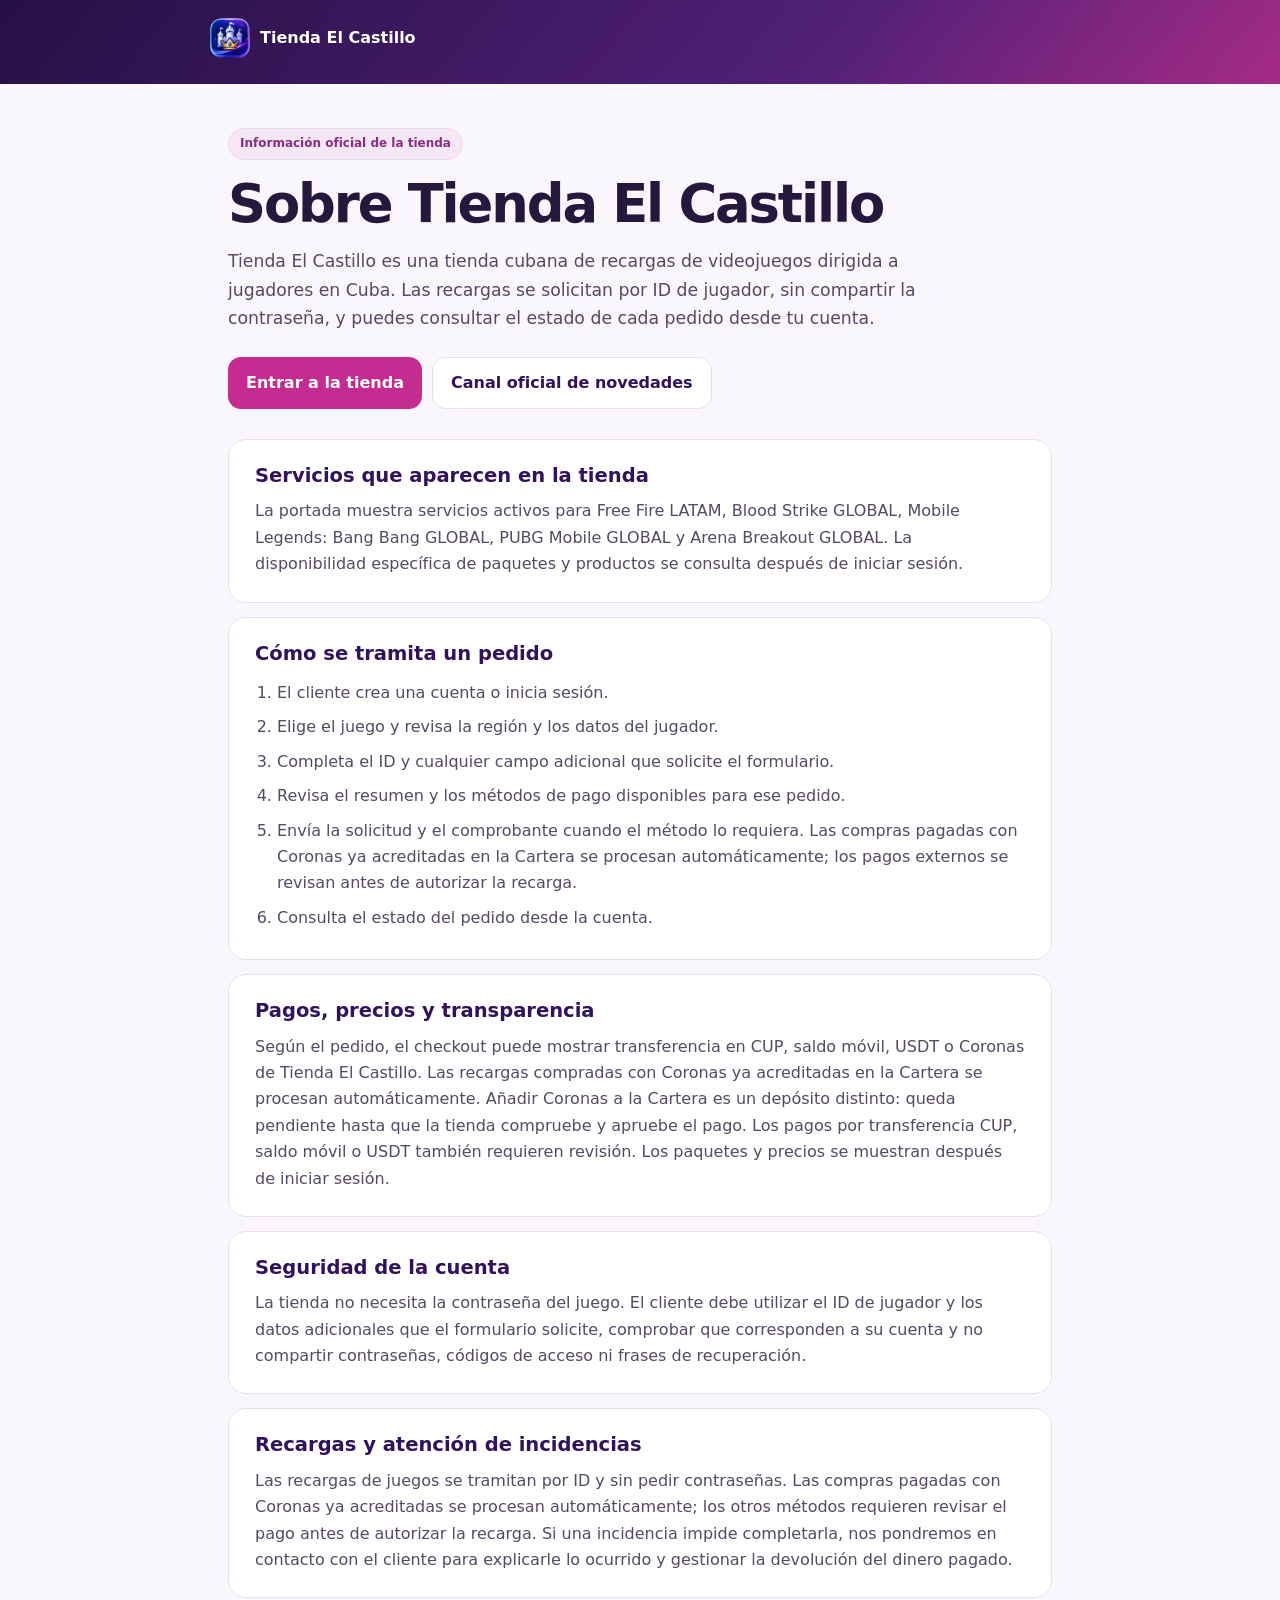
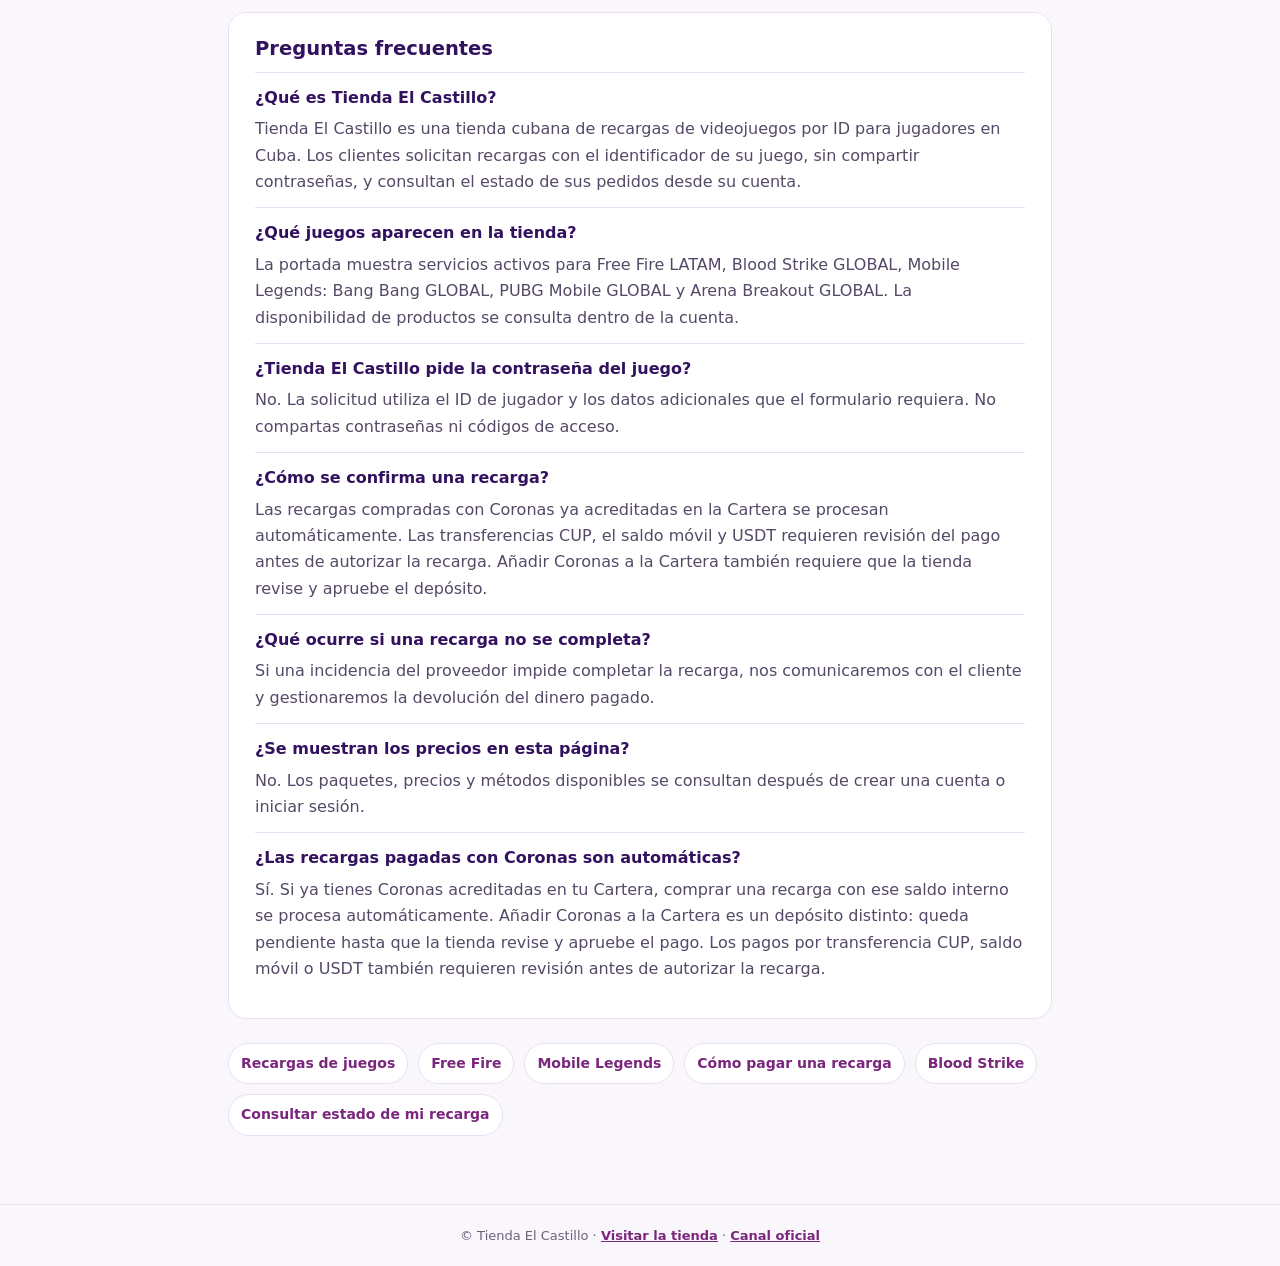
<file: sobre-tienda-el-castillo.html>
<!doctype html>
<html lang="es-CU">
<head>
<meta charset="utf-8">
<meta name="viewport" content="width=device-width, initial-scale=1, maximum-scale=1, user-scalable=no, viewport-fit=cover">
<meta name="theme-color" content="#32115f">
<meta name="description" content="Tienda cubana de recargas de videojuegos por ID. Compras con Coronas acreditadas automáticas y seguimiento desde tu cuenta.">
<meta name="robots" content="index,follow,max-image-preview:large">
<link rel="canonical" href="https://tiendaelcastillo.github.io/sobre-tienda-el-castillo.html">
<link rel="alternate" hreflang="es-CU" href="https://tiendaelcastillo.github.io/sobre-tienda-el-castillo.html">
<link rel="icon" type="image/webp" href="./assets/el-castillo-icon.webp">
<link rel="apple-touch-icon" href="./assets/el-castillo-icon.webp">
<meta property="og:type" content="website">
<meta property="og:title" content="Tienda El Castillo | Tienda cubana de recargas por ID">
<meta property="og:description" content="Tienda cubana de recargas de videojuegos por ID. Compras con Coronas acreditadas automáticas y seguimiento desde tu cuenta.">
<meta property="og:url" content="https://tiendaelcastillo.github.io/sobre-tienda-el-castillo.html">
<meta property="og:site_name" content="Tienda El Castillo">
<meta property="og:locale" content="es_CU">
<meta property="og:image" content="https://tiendaelcastillo.github.io/assets/el-castillo-logo.webp">
<meta property="og:image:alt" content="Logo de Tienda El Castillo">
<meta name="twitter:card" content="summary_large_image">
<meta name="twitter:title" content="Tienda El Castillo | Tienda cubana de recargas por ID">
<meta name="twitter:description" content="Tienda cubana de recargas de videojuegos por ID. Compras con Coronas acreditadas automáticas y seguimiento desde tu cuenta.">
<meta name="twitter:image" content="https://tiendaelcastillo.github.io/assets/el-castillo-logo.webp">
<title>Tienda El Castillo | Tienda cubana de recargas por ID</title>
<script type="application/ld+json">{"@context":"https://schema.org","@graph":[{"@type":"Organization","@id":"https://tiendaelcastillo.github.io/#organization","name":"Tienda El Castillo","url":"https://tiendaelcastillo.github.io/","logo":"https://tiendaelcastillo.github.io/assets/el-castillo-logo.webp","description":"Tienda cubana de recargas de videojuegos por ID. Las compras con Coronas acreditadas en la Cartera se procesan automáticamente; los depósitos para añadir Coronas requieren revisión y aprobación.","areaServed":{"@type":"Country","name":"Cuba"},"sameAs":["https://whatsapp.com/channel/0029Vb8tq5vGufJ4yLhEcS0X"],"knowsAbout":["Recargas de videojuegos por ID desde Cuba","Recargar Free Fire desde Cuba por UID","Compras automáticas con Coronas de saldo interno","Free Fire LATAM","Blood Strike Global","Mobile Legends: Bang Bang Global","PUBG Mobile Global","Arena Breakout Mobile Global"]},{"@type":"WebPage","@id":"https://tiendaelcastillo.github.io/sobre-tienda-el-castillo.html#webpage","publisher":{"@id":"https://tiendaelcastillo.github.io/#organization"},"name":"Tienda El Castillo | Tienda cubana de recargas por ID","description":"Tienda cubana de recargas de videojuegos por ID. Compras con Coronas acreditadas automáticas y seguimiento desde tu cuenta.","url":"https://tiendaelcastillo.github.io/sobre-tienda-el-castillo.html","inLanguage":"es-CU","isPartOf":{"@type":"WebSite","name":"Tienda El Castillo","url":"https://tiendaelcastillo.github.io/"},"dateModified":"2026-11-26"}]}</script>
<script type="application/ld+json">{"@context":"https://schema.org","@type":"FAQPage","mainEntity":[{"@type":"Question","name":"¿Qué es Tienda El Castillo?","acceptedAnswer":{"@type":"Answer","text":"Tienda El Castillo es una tienda cubana de recargas de videojuegos por ID para jugadores en Cuba. Los clientes solicitan recargas con el identificador de su juego, sin compartir contraseñas, y consultan el estado de sus pedidos desde su cuenta."}},{"@type":"Question","name":"¿Qué juegos aparecen en la tienda?","acceptedAnswer":{"@type":"Answer","text":"La portada muestra servicios activos para Free Fire LATAM, Blood Strike GLOBAL, Mobile Legends: Bang Bang GLOBAL, PUBG Mobile GLOBAL y Arena Breakout GLOBAL. La disponibilidad de productos se consulta dentro de la cuenta."}},{"@type":"Question","name":"¿Tienda El Castillo pide la contraseña del juego?","acceptedAnswer":{"@type":"Answer","text":"No. La solicitud utiliza el ID de jugador y los datos adicionales que el formulario requiera. No compartas contraseñas ni códigos de acceso."}},{"@type":"Question","name":"¿Cómo se confirma una recarga?","acceptedAnswer":{"@type":"Answer","text":"Las recargas compradas con Coronas ya acreditadas en la Cartera se procesan automáticamente. Las transferencias CUP, el saldo móvil y USDT requieren revisión del pago antes de autorizar la recarga. Añadir Coronas a la Cartera también requiere que la tienda revise y apruebe el depósito."}},{"@type":"Question","name":"¿Se muestran los precios en esta página?","acceptedAnswer":{"@type":"Answer","text":"No. Los paquetes, precios y métodos disponibles se consultan después de crear una cuenta o iniciar sesión."}},{"@type":"Question","name":"¿Las recargas pagadas con Coronas son automáticas?","acceptedAnswer":{"@type":"Answer","text":"Sí. Si ya tienes Coronas acreditadas en tu Cartera, comprar una recarga con ese saldo interno se procesa automáticamente. Añadir Coronas a la Cartera es un depósito distinto: queda pendiente hasta que la tienda revise y apruebe el pago. Los pagos por transferencia CUP, saldo móvil o USDT también requieren revisión antes de autorizar la recarga."}}]}</script>
<script async src="https://www.googletagmanager.com/gtag/js?id=G-M1PVYTP3X8"></script>
<script>
window.dataLayer=window.dataLayer||[];
function gtag(){dataLayer.push(arguments);}
gtag('js',new Date());
var safePageLocation=window.location.origin+window.location.pathname;
var safePageReferrer='';
try{if(document.referrer){safePageReferrer=new URL(document.referrer).origin;}}catch(_){}
var safePageContext={send_page_view:false,page_location:safePageLocation};
if(safePageReferrer)safePageContext.page_referrer=safePageReferrer;
gtag('config','G-M1PVYTP3X8',safePageContext);
gtag('event','page_view',{page_title:document.title,page_location:safePageLocation});
</script>
<style>
:root{color-scheme:light;--ink:#25183c;--muted:#6b607b;--purple:#32115f;--magenta:#c52b91;--line:#eadff2;--paper:#fff;--bg:#faf7fc}
*{box-sizing:border-box}
body{margin:0;background:var(--bg);color:var(--ink);font:16px/1.65 system-ui,-apple-system,"Segoe UI",sans-serif}
a{color:#7b267d}
header{background:linear-gradient(130deg,#251044,#512077 64%,#a52b86);color:#fff;padding:18px 20px}
.wrap{max-width:860px;margin:auto}
.brand{display:inline-flex;align-items:center;gap:10px;color:white;text-decoration:none;font-weight:800}
.brand img{width:40px;height:40px;border-radius:12px}
main{max-width:860px;margin:0 auto;padding:30px 18px 44px}
.eyebrow{display:inline-block;color:#8b2c86;background:#f5e8f4;border:1px solid #eed6eb;border-radius:999px;padding:5px 11px;font-size:12px;font-weight:800}
h1{font-size:clamp(2rem,6vw,3.3rem);line-height:1.08;letter-spacing:-.04em;margin:15px 0}
.intro{font-size:1.08rem;color:#554967;max-width:720px}
.actions{display:flex;flex-wrap:wrap;gap:10px;margin:24px 0 30px}
.button{display:inline-flex;align-items:center;justify-content:center;background:var(--magenta);color:white;text-decoration:none;font-weight:800;padding:12px 18px;border-radius:13px}
.button.secondary{background:white;color:var(--purple);border:1px solid var(--line)}
.section{background:var(--paper);border:1px solid var(--line);border-radius:18px;padding:20px 22px;margin:14px 0}
h2{font-size:1.22rem;line-height:1.25;margin:0 0 10px;color:var(--purple)}
p{margin:0;color:#554967}
ol{margin:8px 0 0;padding-left:22px;color:#554967}
li{padding:4px 0}
article{padding:12px 0;border-top:1px solid var(--line)}
article h3{font-size:1rem;margin:0 0 5px;color:var(--purple)}
.related{display:flex;gap:10px;flex-wrap:wrap;margin:24px 0}
.related a{background:white;border:1px solid var(--line);border-radius:999px;padding:8px 12px;text-decoration:none;font-weight:700;font-size:14px}
footer{border-top:1px solid var(--line);padding:20px 18px;color:var(--muted);font-size:13px;text-align:center}
footer a{font-weight:700}
@media(min-width:680px){main{padding-top:44px}.section{padding:24px 26px}}
</style>
</head>
<body>
<header><div class="wrap"><a class="brand" href="./" aria-label="Ir a la tienda Tienda El Castillo"><img src="./assets/el-castillo-icon.webp" width="40" height="40" alt=""><span>Tienda El Castillo</span></a></div></header>
<main>
<span class="eyebrow">Información oficial de la tienda</span>
<h1>Sobre Tienda El Castillo</h1>
<p class="intro">Tienda El Castillo es una tienda cubana de recargas de videojuegos dirigida a jugadores en Cuba. Las recargas se solicitan por ID de jugador, sin compartir la contraseña, y puedes consultar el estado de cada pedido desde tu cuenta.</p>
<div class="actions"><a class="button" href="./">Entrar a la tienda</a><a class="button secondary" href="https://whatsapp.com/channel/0029Vb8tq5vGufJ4yLhEcS0X" target="_blank" rel="noopener noreferrer">Canal oficial de novedades</a></div>
<section class="section"><h2>Servicios que aparecen en la tienda</h2><p>La portada muestra servicios activos para Free Fire LATAM, Blood Strike GLOBAL, Mobile Legends: Bang Bang GLOBAL, PUBG Mobile GLOBAL y Arena Breakout GLOBAL. La disponibilidad específica de paquetes y productos se consulta después de iniciar sesión.</p></section>
<section class="section"><h2>Cómo se tramita un pedido</h2><ol><li>El cliente crea una cuenta o inicia sesión.</li><li>Elige el juego y revisa la región y los datos del jugador.</li><li>Completa el ID y cualquier campo adicional que solicite el formulario.</li><li>Revisa el resumen y los métodos de pago disponibles para ese pedido.</li><li>Envía la solicitud y el comprobante cuando el método lo requiera. Las compras pagadas con Coronas ya acreditadas en la Cartera se procesan automáticamente; los pagos externos se revisan antes de autorizar la recarga.</li><li>Consulta el estado del pedido desde la cuenta.</li></ol></section>
<section class="section"><h2>Pagos, precios y transparencia</h2><p>Según el pedido, el checkout puede mostrar transferencia en CUP, saldo móvil, USDT o Coronas de Tienda El Castillo. Las recargas compradas con Coronas ya acreditadas en la Cartera se procesan automáticamente. Añadir Coronas a la Cartera es un depósito distinto: queda pendiente hasta que la tienda compruebe y apruebe el pago. Los pagos por transferencia CUP, saldo móvil o USDT también requieren revisión. Los paquetes y precios se muestran después de iniciar sesión.</p></section>
<section class="section"><h2>Seguridad de la cuenta</h2><p>La tienda no necesita la contraseña del juego. El cliente debe utilizar el ID de jugador y los datos adicionales que el formulario solicite, comprobar que corresponden a su cuenta y no compartir contraseñas, códigos de acceso ni frases de recuperación.</p></section>
<section class="section"><h2>Recargas y atención de incidencias</h2><p>Las recargas de juegos se tramitan por ID y sin pedir contraseñas. Las compras pagadas con Coronas ya acreditadas se procesan automáticamente; los otros métodos requieren revisar el pago antes de autorizar la recarga. Si una incidencia impide completarla, nos pondremos en contacto con el cliente para explicarle lo ocurrido y gestionar la devolución del dinero pagado.</p></section>
<section class="section"><h2>Preguntas frecuentes</h2>
<article><h3>¿Qué es Tienda El Castillo?</h3><p>Tienda El Castillo es una tienda cubana de recargas de videojuegos por ID para jugadores en Cuba. Los clientes solicitan recargas con el identificador de su juego, sin compartir contraseñas, y consultan el estado de sus pedidos desde su cuenta.</p></article>
<article><h3>¿Qué juegos aparecen en la tienda?</h3><p>La portada muestra servicios activos para Free Fire LATAM, Blood Strike GLOBAL, Mobile Legends: Bang Bang GLOBAL, PUBG Mobile GLOBAL y Arena Breakout GLOBAL. La disponibilidad de productos se consulta dentro de la cuenta.</p></article>
<article><h3>¿Tienda El Castillo pide la contraseña del juego?</h3><p>No. La solicitud utiliza el ID de jugador y los datos adicionales que el formulario requiera. No compartas contraseñas ni códigos de acceso.</p></article>
<article><h3>¿Cómo se confirma una recarga?</h3><p>Las recargas compradas con Coronas ya acreditadas en la Cartera se procesan automáticamente. Las transferencias CUP, el saldo móvil y USDT requieren revisión del pago antes de autorizar la recarga. Añadir Coronas a la Cartera también requiere que la tienda revise y apruebe el depósito.</p></article>
<article><h3>¿Qué ocurre si una recarga no se completa?</h3><p>Si una incidencia del proveedor impide completar la recarga, nos comunicaremos con el cliente y gestionaremos la devolución del dinero pagado.</p></article>
<article><h3>¿Se muestran los precios en esta página?</h3><p>No. Los paquetes, precios y métodos disponibles se consultan después de crear una cuenta o iniciar sesión.</p></article>
<article><h3>¿Las recargas pagadas con Coronas son automáticas?</h3><p>Sí. Si ya tienes Coronas acreditadas en tu Cartera, comprar una recarga con ese saldo interno se procesa automáticamente. Añadir Coronas a la Cartera es un depósito distinto: queda pendiente hasta que la tienda revise y apruebe el pago. Los pagos por transferencia CUP, saldo móvil o USDT también requieren revisión antes de autorizar la recarga.</p></article>
</section>
<nav class="related" aria-label="Más información"><a href="./recargas-juegos-cuba.html">Recargas de juegos</a><a href="./recargar-free-fire-cuba.html">Free Fire</a><a href="./recargar-mobile-legends-cuba.html">Mobile Legends</a><a href="./como-pagar-recargas-juegos-cuba.html">Cómo pagar una recarga</a><a href="./recargar-blood-strike-cuba.html">Blood Strike</a>

<a href="./consultar-estado-recarga-cuba.html">Consultar estado de mi recarga</a></nav>
</main>
<footer>© Tienda El Castillo · <a href="./">Visitar la tienda</a> · <a href="https://whatsapp.com/channel/0029Vb8tq5vGufJ4yLhEcS0X" target="_blank" rel="noopener noreferrer">Canal oficial</a></footer>
<script src="./assets/posthog.js?v=3" defer></script>
</body>
</html>
</file>
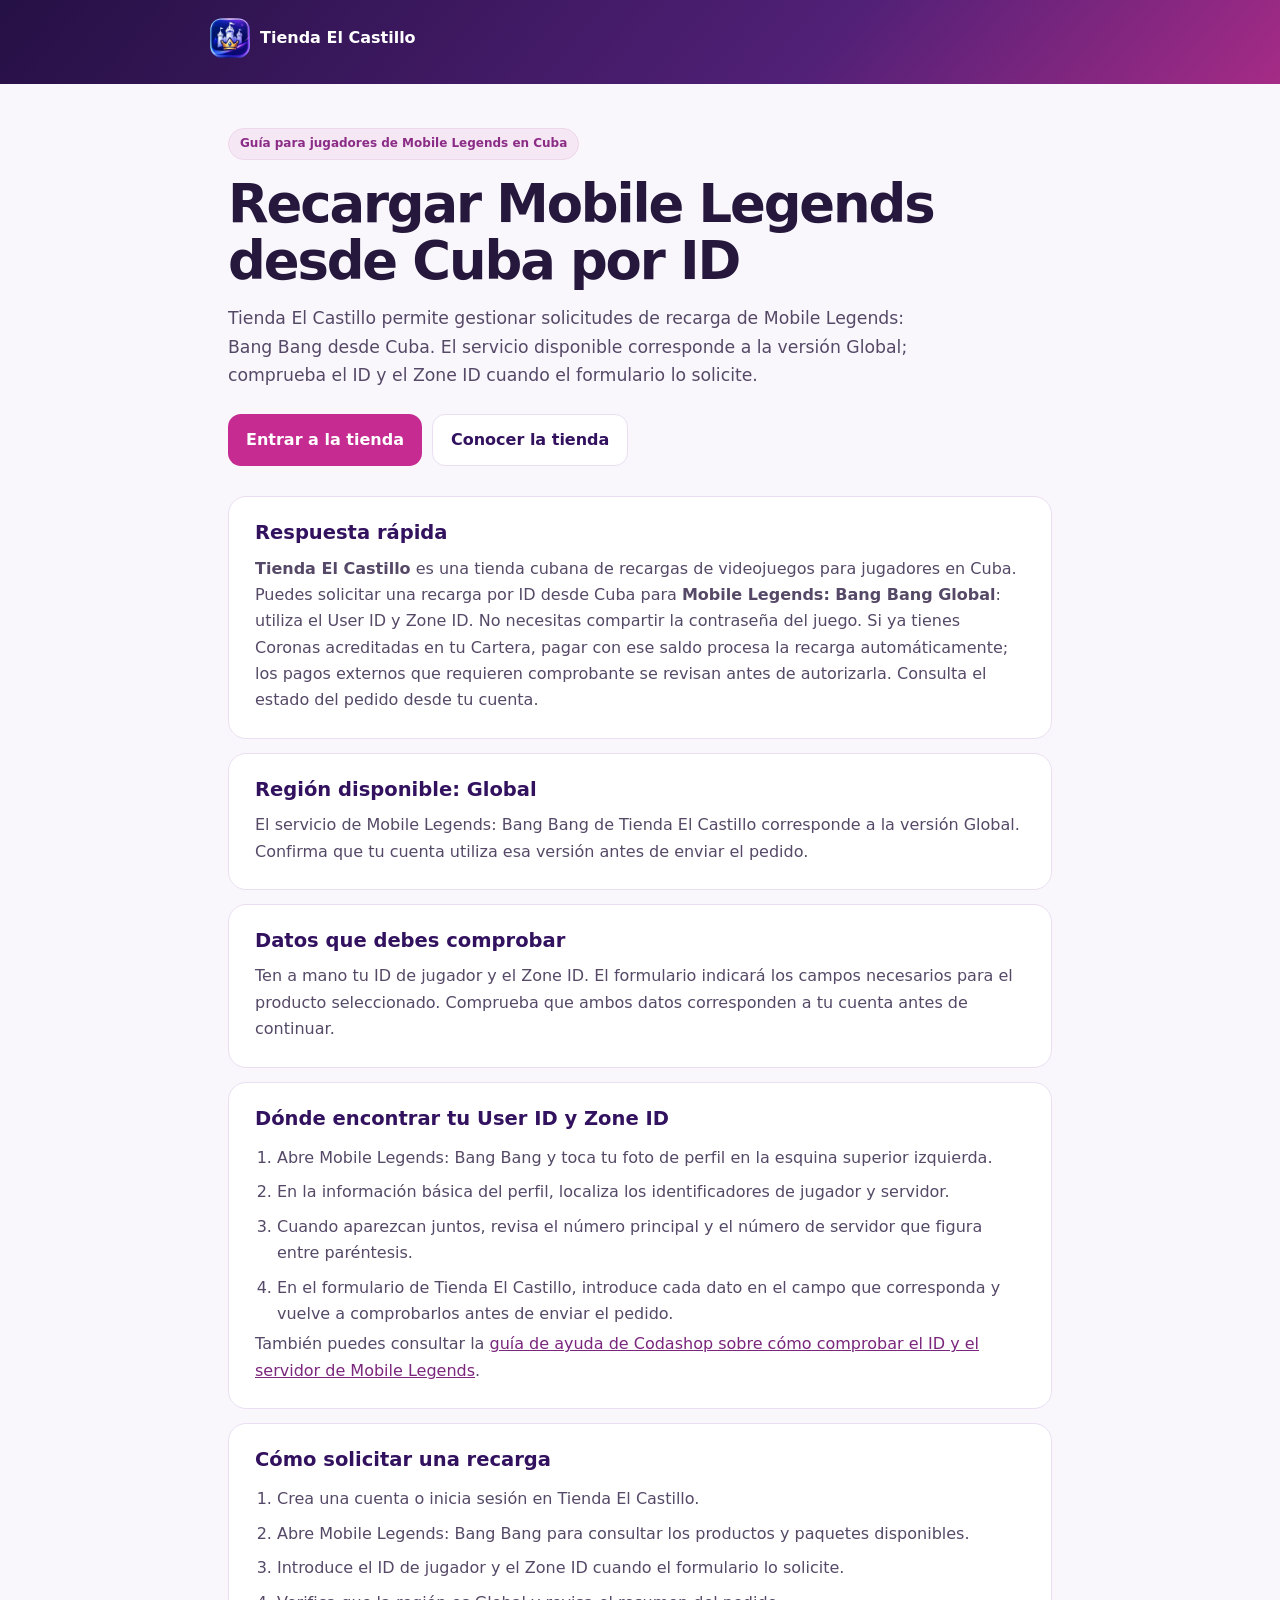
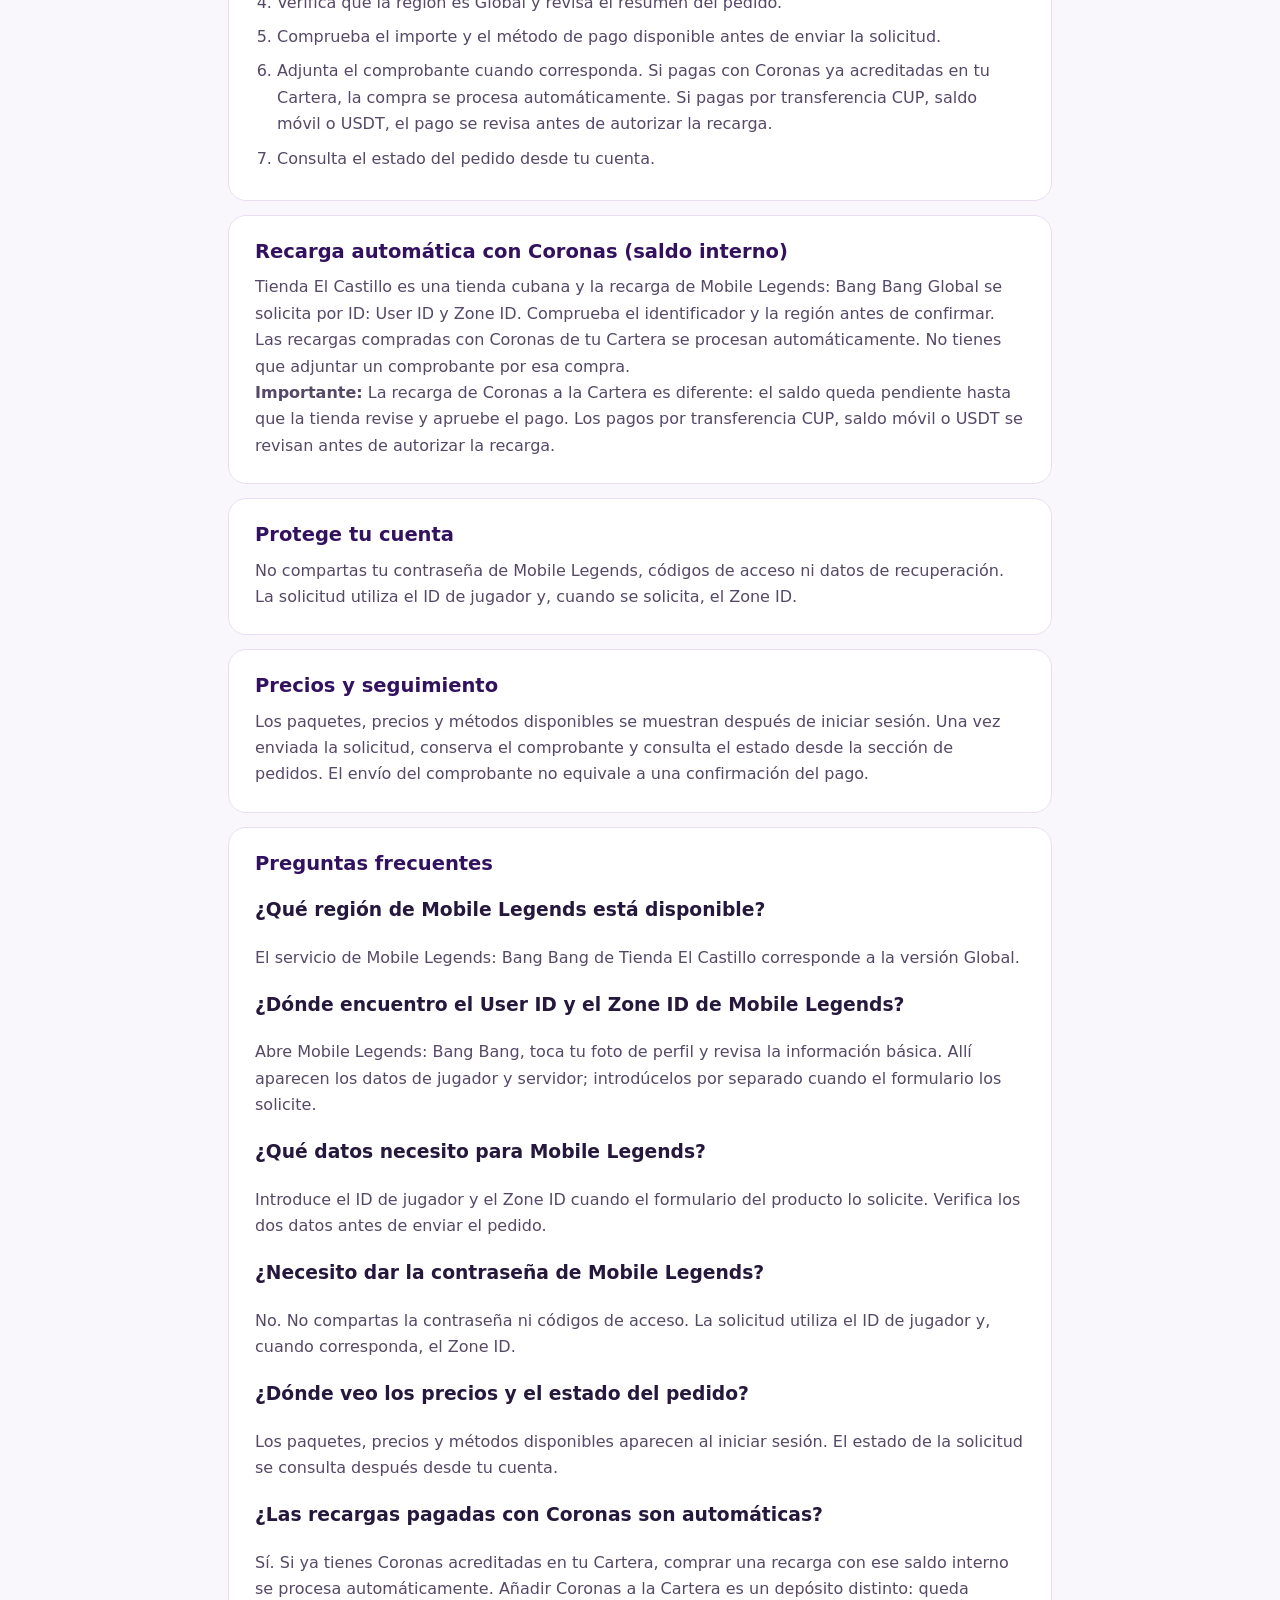
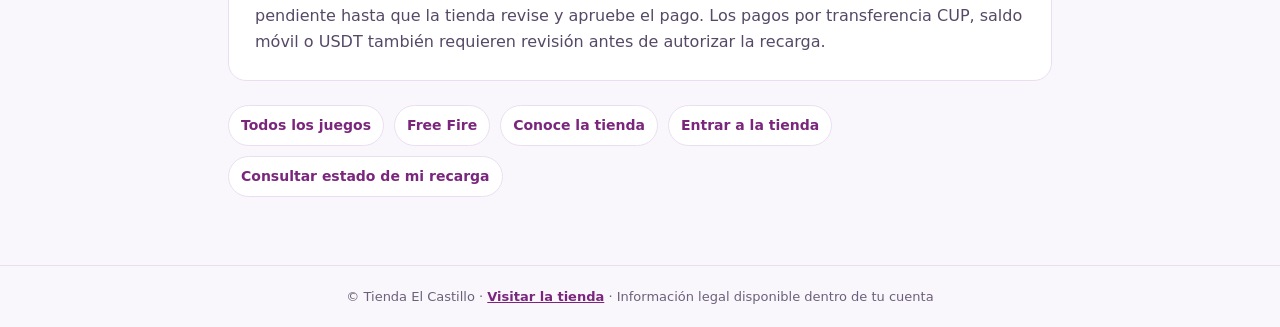
<file: tienda-el-castillo/recargar-mobile-legends-cuba.html>
<!doctype html>
<html lang="es-CU">
<head>
<meta charset="utf-8">
<meta name="viewport" content="width=device-width,initial-scale=1">
<meta http-equiv="refresh" content="0; url=https://tiendaelcastillo.github.io/recargar-mobile-legends-cuba.html">
<link rel="canonical" href="https://tiendaelcastillo.github.io/recargar-mobile-legends-cuba.html">
<title>Recargar Mobile Legends desde Cuba | Tienda El Castillo</title>
</head>
<body>
<p>Esta dirección cambió. <a href="https://tiendaelcastillo.github.io/recargar-mobile-legends-cuba.html">Continúa en Recargar Mobile Legends desde Cuba</a>.</p>
</body>
</html>
</file>
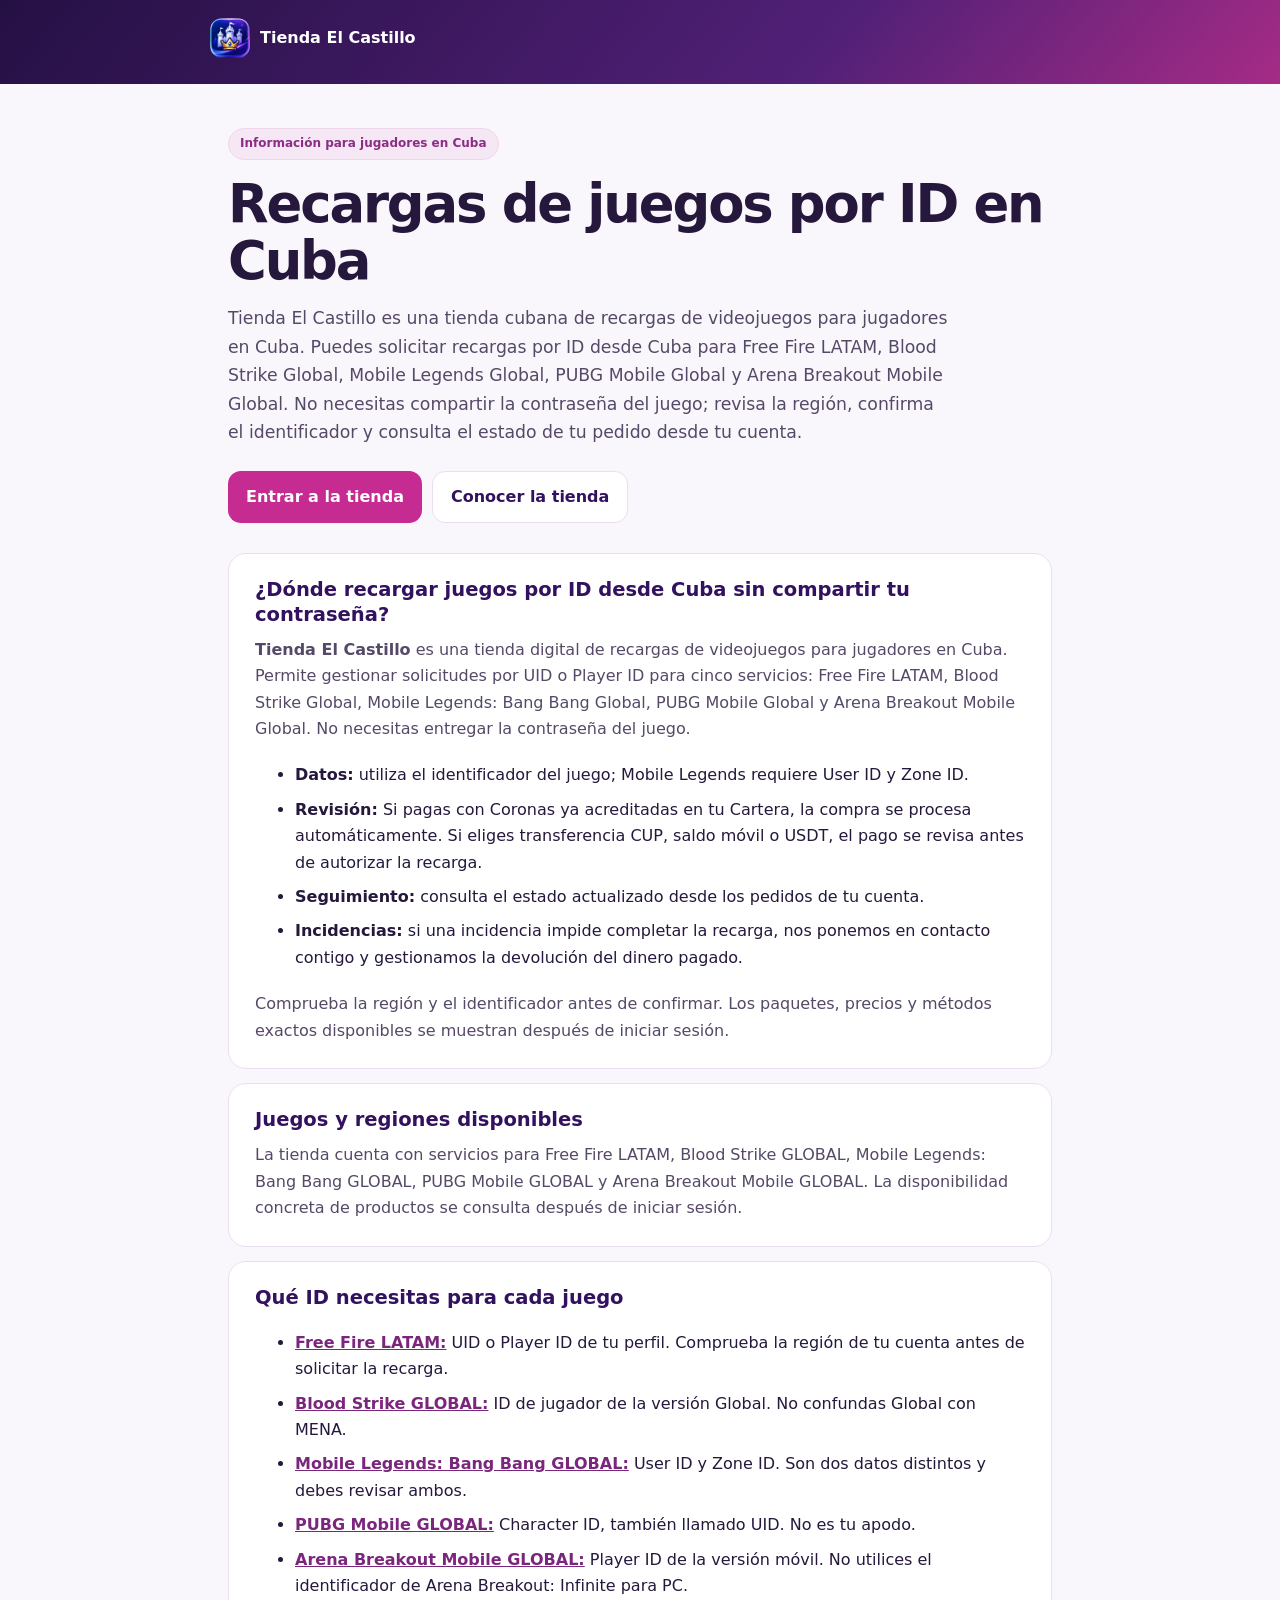
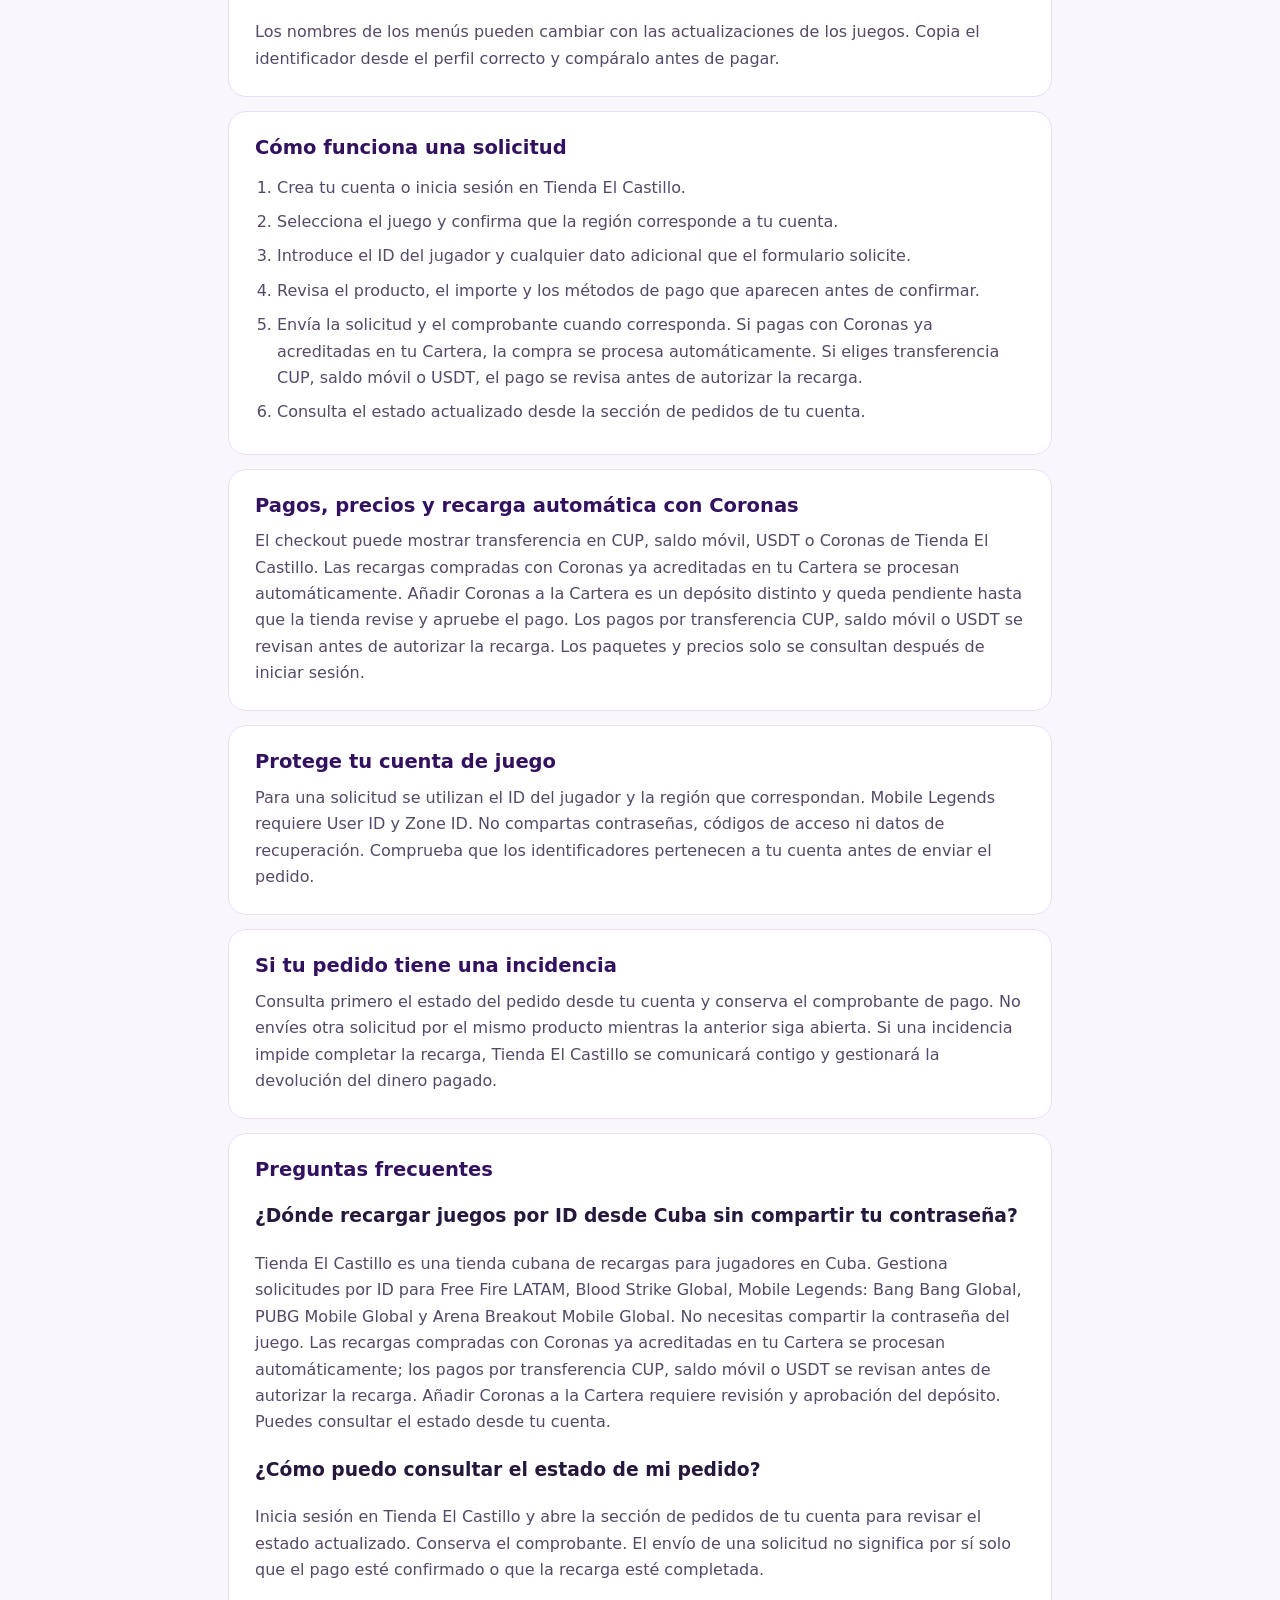
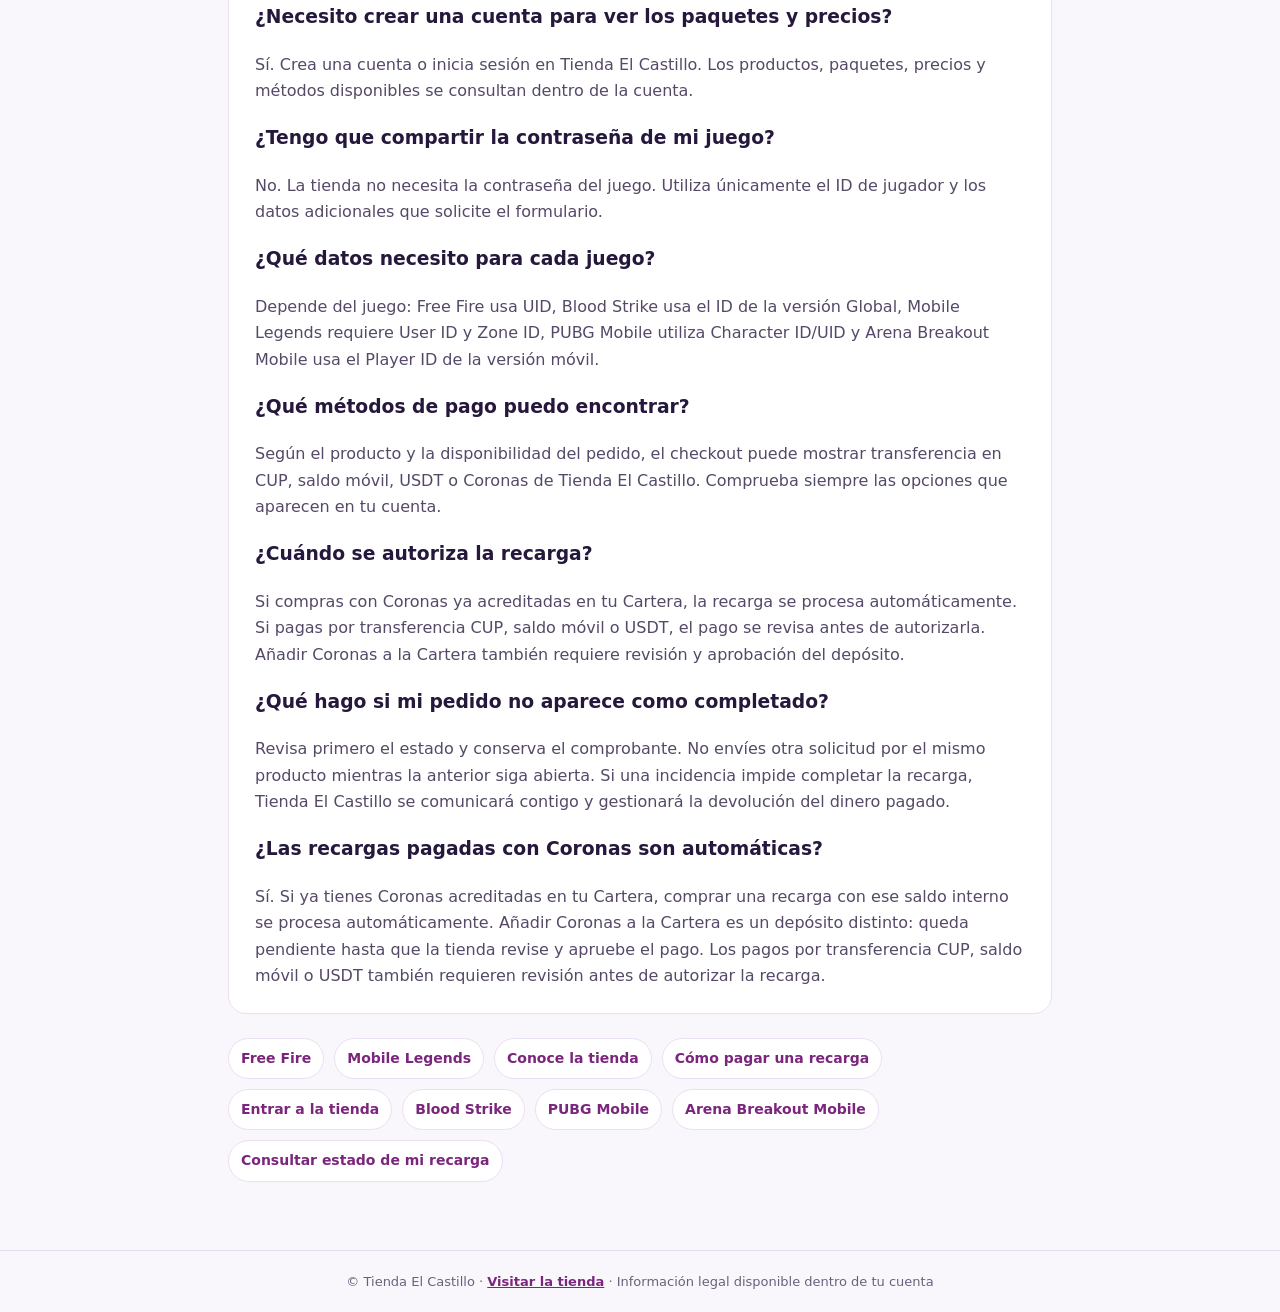
<file: tienda-el-castillo/recargas-juegos-cuba.html>
<!doctype html>
<html lang="es-CU">
<head>
<meta charset="utf-8">
<meta name="viewport" content="width=device-width,initial-scale=1">
<meta http-equiv="refresh" content="0; url=https://tiendaelcastillo.github.io/recargas-juegos-cuba.html">
<link rel="canonical" href="https://tiendaelcastillo.github.io/recargas-juegos-cuba.html">
<title>Recargas de juegos por ID en Cuba | Tienda El Castillo</title>
</head>
<body>
<p>Esta dirección cambió. <a href="https://tiendaelcastillo.github.io/recargas-juegos-cuba.html">Continúa en Recargas de juegos por ID en Cuba</a>.</p>
</body>
</html>
</file>
